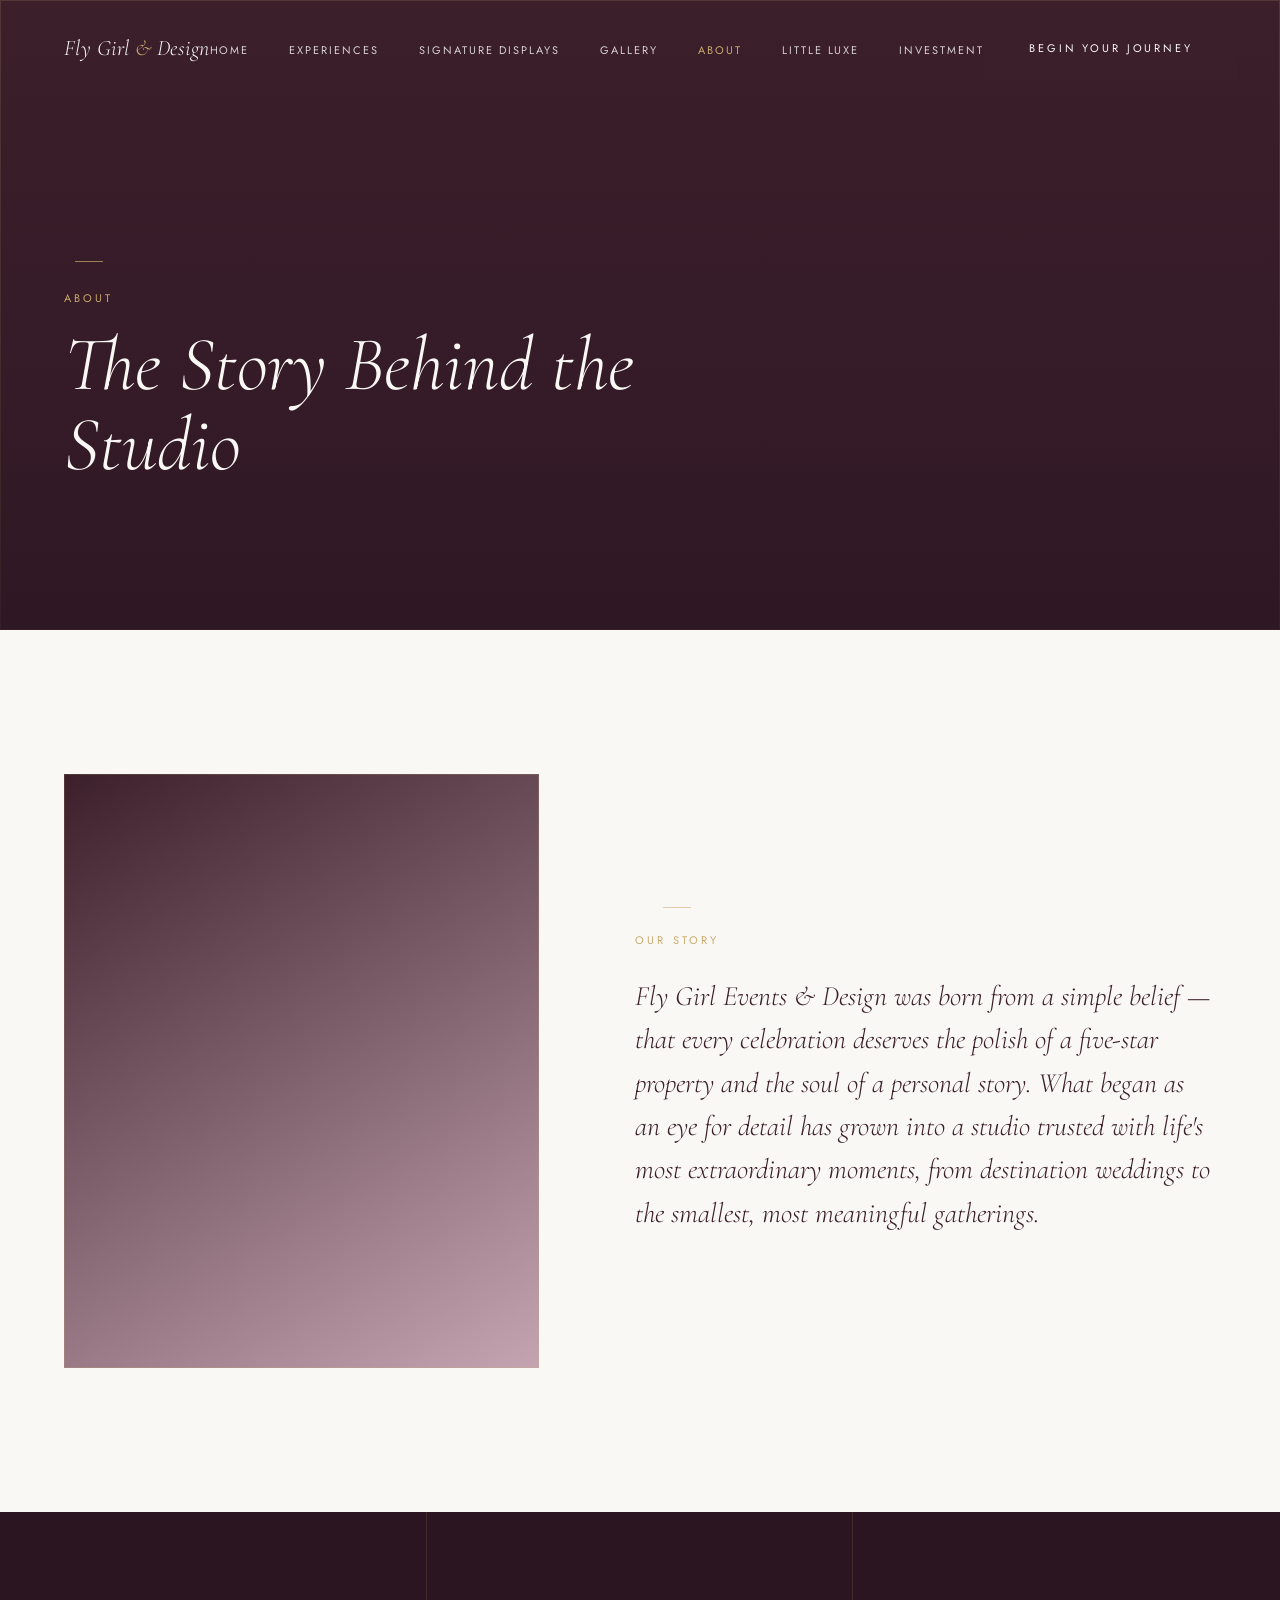
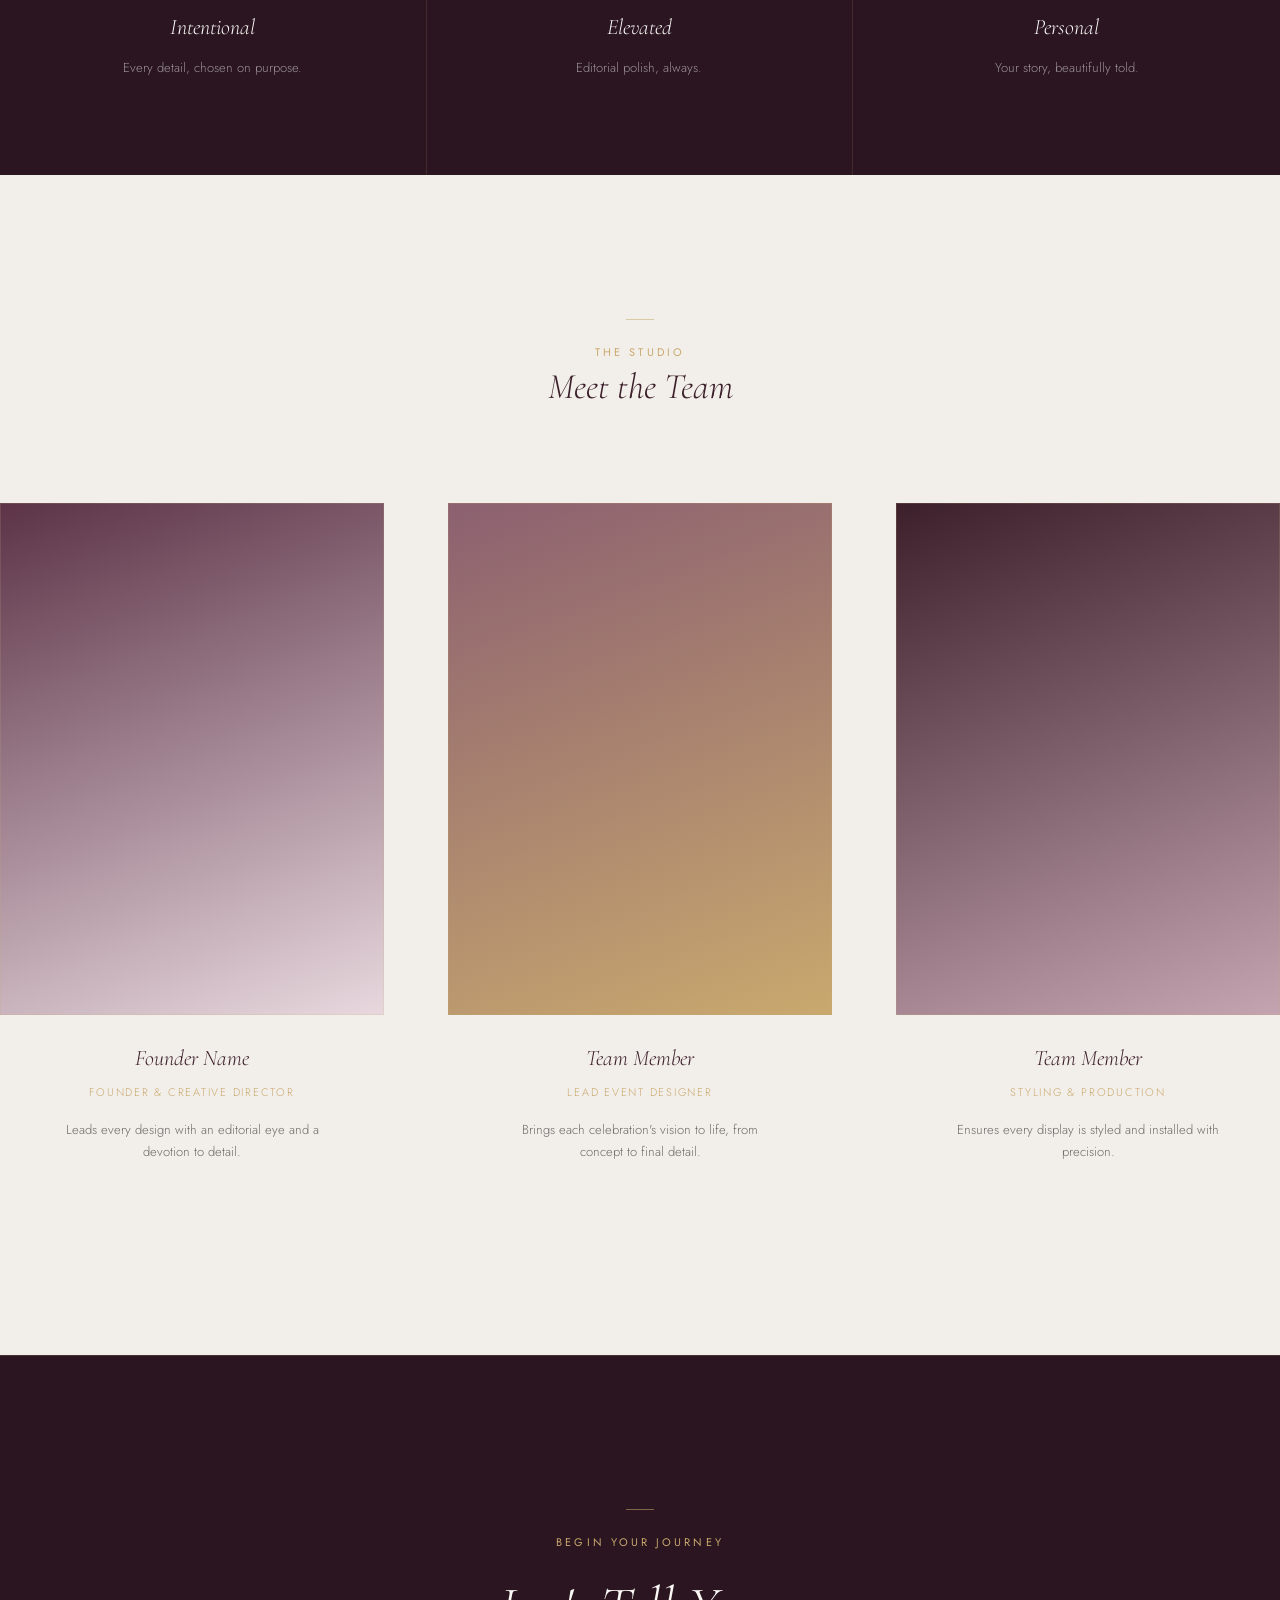
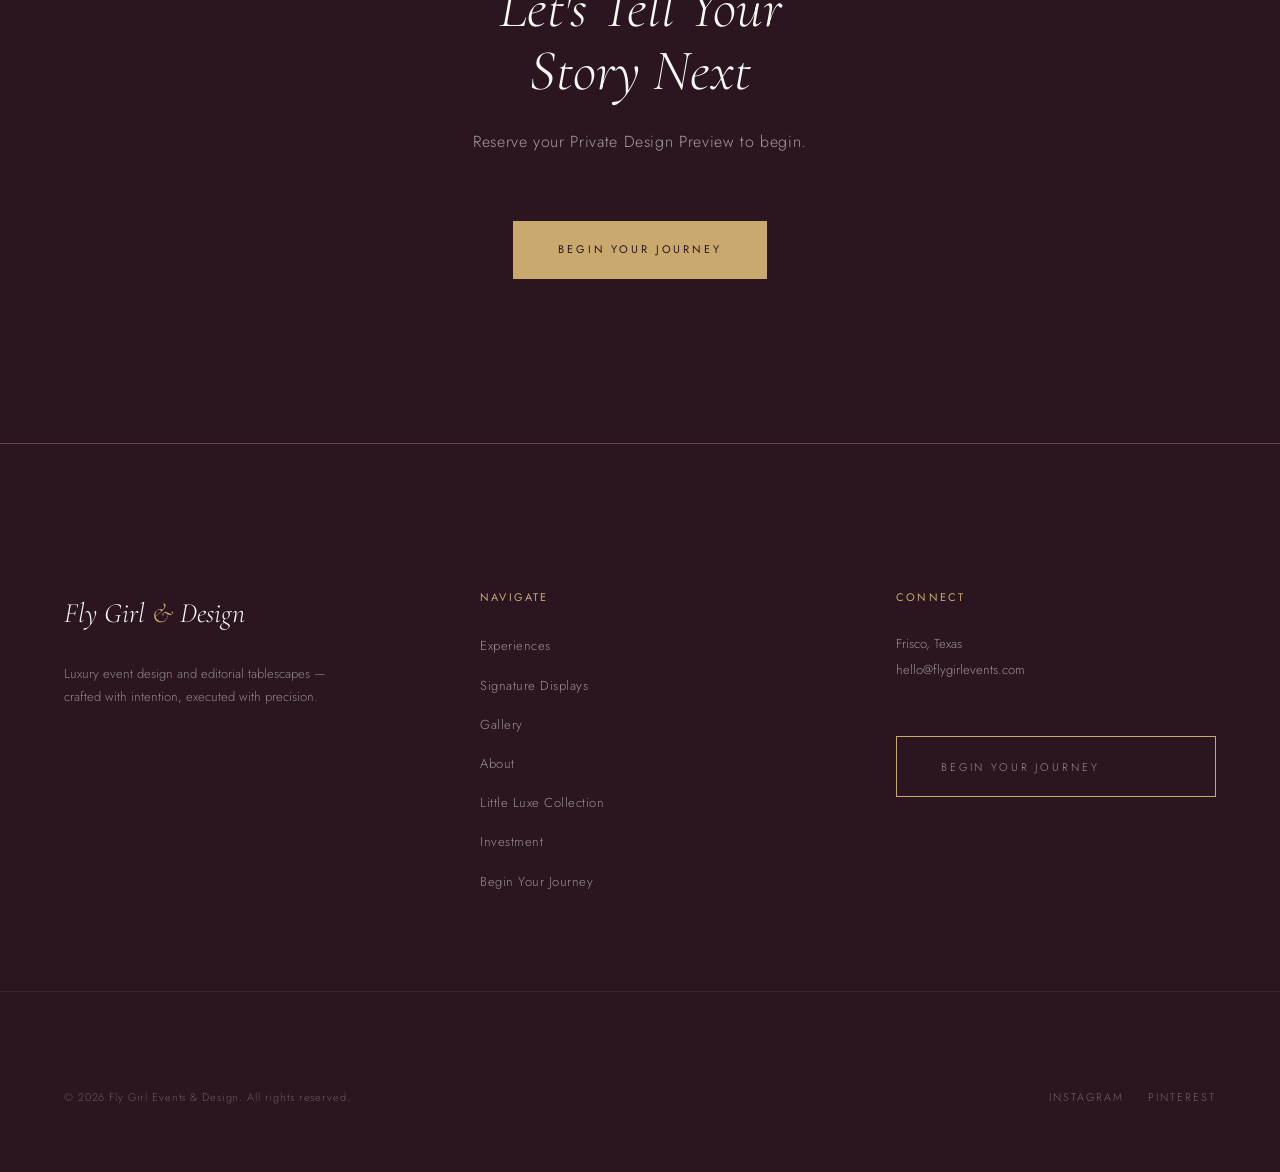
<file: about.html>
<!DOCTYPE html>
<html lang="en">
<head>
  <meta charset="UTF-8" />
  <meta name="viewport" content="width=device-width, initial-scale=1.0" />
  <title>About Fly Girl Events & Design | Luxury Event Studio</title>
  <meta name="description" content="Meet the studio behind Fly Girl Events & Design — a luxury event design team based in Frisco, Texas, crafting destination weddings and celebrations nationwide." />
  <link rel="canonical" href="https://flygirl.events/about.html" />

  <!-- Open Graph -->
  <meta property="og:type" content="website" />
  <meta property="og:site_name" content="Fly Girl Events & Design" />
  <meta property="og:title" content="About Fly Girl Events & Design | Luxury Event Studio" />
  <meta property="og:description" content="The story and the studio behind Fly Girl Events & Design — luxury event design rooted in editorial elegance." />
  <meta property="og:url" content="https://flygirl.events/about.html" />
  <meta property="og:image" content="https://flygirl.events/images/luxury-destination-wedding-ceremony-sunset.jpg" />
  <meta property="og:locale" content="en_US" />

  <!-- Twitter / X -->
  <meta name="twitter:card" content="summary_large_image" />
  <meta name="twitter:title" content="About Fly Girl Events & Design | Luxury Event Studio" />
  <meta name="twitter:description" content="The story and the studio behind Fly Girl Events & Design — luxury event design rooted in editorial elegance." />
  <meta name="twitter:image" content="https://flygirl.events/images/luxury-destination-wedding-ceremony-sunset.jpg" />

  <!-- Favicons -->
  <link rel="icon" href="/icons/favicon.ico" sizes="any" />
  <link rel="icon" type="image/png" sizes="32x32" href="/icons/favicon-32.png" />
  <link rel="icon" type="image/png" sizes="16x16" href="/icons/favicon-16.png" />
  <link rel="apple-touch-icon" sizes="180x180" href="/icons/apple-touch-icon.png" />
  <link rel="manifest" href="/site.webmanifest" />
  <meta name="theme-color" content="#2A1520" />

  <link rel="preconnect" href="https://fonts.googleapis.com" />
  <link rel="preconnect" href="https://fonts.gstatic.com" crossorigin />
  <link href="https://fonts.googleapis.com/css2?family=Cormorant+Garamond:ital,wght@0,300;0,400;1,300;1,400&family=Jost:wght@300;400&display=swap" rel="stylesheet" />

  <!-- Structured data: Breadcrumb -->
  <script type="application/ld+json">
  {
    "@context": "https://schema.org",
    "@type": "BreadcrumbList",
    "itemListElement": [
      { "@type": "ListItem", "position": 1, "name": "Home", "item": "https://flygirl.events/" },
      { "@type": "ListItem", "position": 2, "name": "About", "item": "https://flygirl.events/about.html" }
    ]
  }
  </script>

  <!-- Structured data: Business entity (repeated here per standard practice
       of reinforcing the entity on the About page). See index.html for the
       note on why ProfessionalService is used in place of "EventPlanner". -->
  <script type="application/ld+json">
  {
    "@context": "https://schema.org",
    "@type": "ProfessionalService",
    "@id": "https://flygirl.events/#business",
    "name": "Fly Girl Events & Design",
    "description": "Luxury event design studio based in Frisco, Texas, specializing in destination weddings, custom tablescapes, and editorial celebrations for clients throughout Dallas–Fort Worth, nationwide, and worldwide.",
    "url": "https://flygirl.events/",
    "email": "hello@flygirlevents.com",
    "address": {
      "@type": "PostalAddress",
      "addressLocality": "Frisco",
      "addressRegion": "TX",
      "addressCountry": "US"
    },
    "areaServed": [
      { "@type": "AdministrativeArea", "name": "Dallas–Fort Worth" },
      { "@type": "State", "name": "Texas" },
      { "@type": "Country", "name": "United States" }
    ],
    "priceRange": "$$$$"
  }
  </script>

  <link rel="stylesheet" href="styles.css" />
  <style>
    /* ── ABOUT-SPECIFIC ────────────────────────────────── */

    .story-section {
      padding-block: var(--space-3xl);
      background-color: var(--color-cream);
    }

    .story-grid {
      display: grid;
      grid-template-columns: 0.9fr 1.1fr;
      gap: var(--space-2xl);
      align-items: center;
    }

    .story-grid__image {
      aspect-ratio: 4/5;
      background: linear-gradient(150deg, #3B1F2B, #C4A4B0);
    }

    .story-grid__content .eyebrow {
      margin-bottom: var(--space-md);
    }

    .story-grid__content p {
      font-family: var(--font-display);
      font-size: clamp(var(--text-xl), 2.4vw, var(--text-2xl));
      font-weight: 300;
      font-style: italic;
      color: var(--color-plum);
      line-height: 1.55;
    }

    /* Team */
    .team-section {
      padding-block: var(--space-3xl) var(--space-4xl);
      background-color: var(--color-mist);
      text-align: center;
    }

    .team-section__header {
      margin-bottom: var(--space-2xl);
    }

    .team-grid {
      display: grid;
      grid-template-columns: repeat(3, 1fr);
      gap: var(--space-xl);
      max-width: var(--max-width);
      margin-inline: auto;
    }

    .team-card__portrait {
      aspect-ratio: 3/4;
      width: 100%;
      margin-bottom: var(--space-md);
    }

    .team-card__portrait--1 { background: linear-gradient(160deg, #5C3347, #E8D8DE); }
    .team-card__portrait--2 { background: linear-gradient(160deg, #8C6070, #C9A96E); }
    .team-card__portrait--3 { background: linear-gradient(160deg, #3B1F2B, #C4A4B0); }

    .team-card__name {
      font-family: var(--font-display);
      font-size: var(--text-xl);
      font-style: italic;
      font-weight: 300;
      color: var(--color-plum);
      margin-bottom: 0.25rem;
    }

    .team-card__title {
      font-family: var(--font-body);
      font-size: var(--text-xs);
      letter-spacing: 0.16em;
      text-transform: uppercase;
      color: var(--color-gold);
      margin-bottom: var(--space-sm);
    }

    .team-card__text {
      font-family: var(--font-body);
      font-size: var(--text-sm);
      font-weight: 300;
      color: rgba(44, 44, 44, 0.68);
      max-width: 280px;
      margin-inline: auto;
      line-height: 1.7;
    }

    /* Values strip */
    .values-strip {
      display: grid;
      grid-template-columns: repeat(3, 1fr);
      background-color: var(--color-plum-deep);
    }

    .values-strip__item {
      padding: var(--space-2xl);
      text-align: center;
      border-right: 1px solid rgba(201, 169, 110, 0.15);
    }

    .values-strip__item:last-child { border-right: none; }

    .values-strip__item h2 {
      font-family: var(--font-display);
      font-size: var(--text-xl);
      font-style: italic;
      font-weight: 300;
      color: var(--color-cream);
      margin-bottom: var(--space-xs);
    }

    .values-strip__item p {
      font-family: var(--font-body);
      font-size: var(--text-sm);
      font-weight: 300;
      color: rgba(250, 248, 245, 0.55);
    }

    @media (max-width: 900px) {
      .story-grid {
        grid-template-columns: 1fr;
      }
      .team-grid {
        grid-template-columns: 1fr;
        max-width: 360px;
      }
      .values-strip {
        grid-template-columns: 1fr;
      }
      .values-strip__item {
        border-right: none;
        border-bottom: 1px solid rgba(201, 169, 110, 0.15);
      }
      .values-strip__item:last-child { border-bottom: none; }
    }
  </style>
</head>
<body>

  <!-- ── NAVIGATION ──────────────────────────────────────── -->
  <nav class="site-nav site-nav--scrolled" role="navigation" aria-label="Main navigation">
    <a href="index.html" class="nav-logo">Fly Girl <span>&amp;</span> Design</a>
    <ul class="nav-links" role="list">
      <li><a href="index.html">Home</a></li>
      <li><a href="experiences.html">Experiences</a></li>
      <li><a href="signature-displays.html">Signature Displays</a></li>
      <li><a href="gallery.html">Gallery</a></li>
      <li><a href="about.html">About</a></li>
      <li><a href="little-luxe-collection.html">Little Luxe</a></li>
      <li><a href="investment.html">Investment</a></li>
    </ul>
    <a href="begin-your-journey.html" class="btn-primary nav-cta">Begin Your Journey</a>
    <button class="nav-toggle" aria-label="Open menu" aria-expanded="false">
      <span></span><span></span><span></span>
    </button>
  </nav>

  <div class="nav-mobile" role="dialog" aria-modal="true" aria-label="Navigation menu">
    <button class="nav-mobile-close" aria-label="Close menu">✕</button>
    <a href="index.html">Home</a>
    <a href="experiences.html">Experiences</a>
    <a href="signature-displays.html">Signature Displays</a>
    <a href="gallery.html">Gallery</a>
    <a href="about.html">About</a>
    <a href="little-luxe-collection.html">Little Luxe</a>
    <a href="investment.html">Investment</a>
    <a href="begin-your-journey.html">Begin Your Journey</a>
  </div>

  <!-- ── PAGE HERO ───────────────────────────────────────── -->
  <main>
  <header class="page-hero">
    <div class="page-hero__image img-placeholder" role="img" aria-label="Fly Girl Events and Design studio"></div>
    <div class="page-hero__overlay"></div>
    <div class="page-hero__content">
      <span class="page-hero__eyebrow">About</span>
      <h1 class="page-hero__title">The Story Behind the Studio</h1>
    </div>
  </header>

  <!-- ── STORY ───────────────────────────────────────────── -->
  <section class="story-section">
    <div class="container">
      <div class="story-grid">
        <div class="story-grid__image img-placeholder fade-in" role="img" aria-label="Founder portrait"></div>
        <div class="story-grid__content">
          <span class="eyebrow fade-in">Our Story</span>
          <p class="fade-in fade-in--delay-1">Fly Girl Events &amp; Design was born from a simple belief — that every celebration deserves the polish of a five-star property and the soul of a personal story. What began as an eye for detail has grown into a studio trusted with life's most extraordinary moments, from destination weddings to the smallest, most meaningful gatherings.</p>
        </div>
      </div>
    </div>
  </section>

  <!-- ── VALUES STRIP ─────────────────────────────────────── -->
  <section class="values-strip">
    <div class="values-strip__item fade-in">
      <h2>Intentional</h2>
      <p>Every detail, chosen on purpose.</p>
    </div>
    <div class="values-strip__item fade-in fade-in--delay-1">
      <h2>Elevated</h2>
      <p>Editorial polish, always.</p>
    </div>
    <div class="values-strip__item fade-in fade-in--delay-2">
      <h2>Personal</h2>
      <p>Your story, beautifully told.</p>
    </div>
  </section>

  <!-- ── TEAM ────────────────────────────────────────────── -->
  <section class="team-section">
    <div class="team-section__header">
      <span class="eyebrow fade-in">The Studio</span>
      <h2 class="section-heading fade-in fade-in--delay-1">Meet the Team</h2>
    </div>

    <div class="team-grid">
      <div class="team-card fade-in">
        <div class="team-card__portrait team-card__portrait--1 img-placeholder"></div>
        <h3 class="team-card__name">Founder Name</h3>
        <p class="team-card__title">Founder &amp; Creative Director</p>
        <p class="team-card__text">Leads every design with an editorial eye and a devotion to detail.</p>
      </div>
      <div class="team-card fade-in fade-in--delay-1">
        <div class="team-card__portrait team-card__portrait--2 img-placeholder"></div>
        <h3 class="team-card__name">Team Member</h3>
        <p class="team-card__title">Lead Event Designer</p>
        <p class="team-card__text">Brings each celebration's vision to life, from concept to final detail.</p>
      </div>
      <div class="team-card fade-in fade-in--delay-2">
        <div class="team-card__portrait team-card__portrait--3 img-placeholder"></div>
        <h3 class="team-card__name">Team Member</h3>
        <p class="team-card__title">Styling &amp; Production</p>
        <p class="team-card__text">Ensures every display is styled and installed with precision.</p>
      </div>
    </div>
  </section>

  <!-- ── CLOSING CTA ─────────────────────────────────────── -->
  <section class="closing-cta">
    <div class="closing-cta__bg" aria-hidden="true"></div>
    <div class="closing-cta__content">
      <span class="eyebrow fade-in">Begin Your Journey</span>
      <h2 class="closing-cta__heading fade-in fade-in--delay-1">Let's Tell Your<br>Story Next</h2>
      <p class="fade-in fade-in--delay-2">Reserve your Private Design Preview to begin.</p>
      <div class="fade-in fade-in--delay-3">
        <a href="begin-your-journey.html" class="btn-primary btn-primary--light">Begin Your Journey</a>
      </div>
    </div>
  </section>

  </main>

  <!-- ── FOOTER ──────────────────────────────────────────── -->
  <footer class="site-footer" role="contentinfo">
    <div class="footer-inner">
      <div class="footer-brand">
        <span class="footer-logo">Fly Girl <span>&amp;</span> Design</span>
        <p>Luxury event design and editorial tablescapes — crafted with intention, executed with precision.</p>
      </div>
      <div class="footer-nav-col">
        <h4>Navigate</h4>
        <ul>
          <li><a href="experiences.html">Experiences</a></li>
          <li><a href="signature-displays.html">Signature Displays</a></li>
          <li><a href="gallery.html">Gallery</a></li>
          <li><a href="about.html">About</a></li>
          <li><a href="little-luxe-collection.html">Little Luxe Collection</a></li>
          <li><a href="investment.html">Investment</a></li>
          <li><a href="begin-your-journey.html">Begin Your Journey</a></li>
        </ul>
      </div>
      <div class="footer-contact">
        <h4>Connect</h4>
        <p>Frisco, Texas</p>
        <a href="mailto:hello@flygirlevents.com">hello@flygirlevents.com</a>
        <br>
        <a href="begin-your-journey.html" class="btn-secondary" style="margin-top:1.5rem; font-size: 0.6875rem;">Begin Your Journey</a>
      </div>
    </div>
    <div class="footer-bottom">
      <p>&copy; 2026 Fly Girl Events &amp; Design. All rights reserved.</p>
      <div class="footer-social">
        <a href="#" aria-label="Instagram">Instagram</a>
        <a href="#" aria-label="Pinterest">Pinterest</a>
      </div>
    </div>
  </footer>

  <script src="main.js"></script>
</body>
</html>
</file>
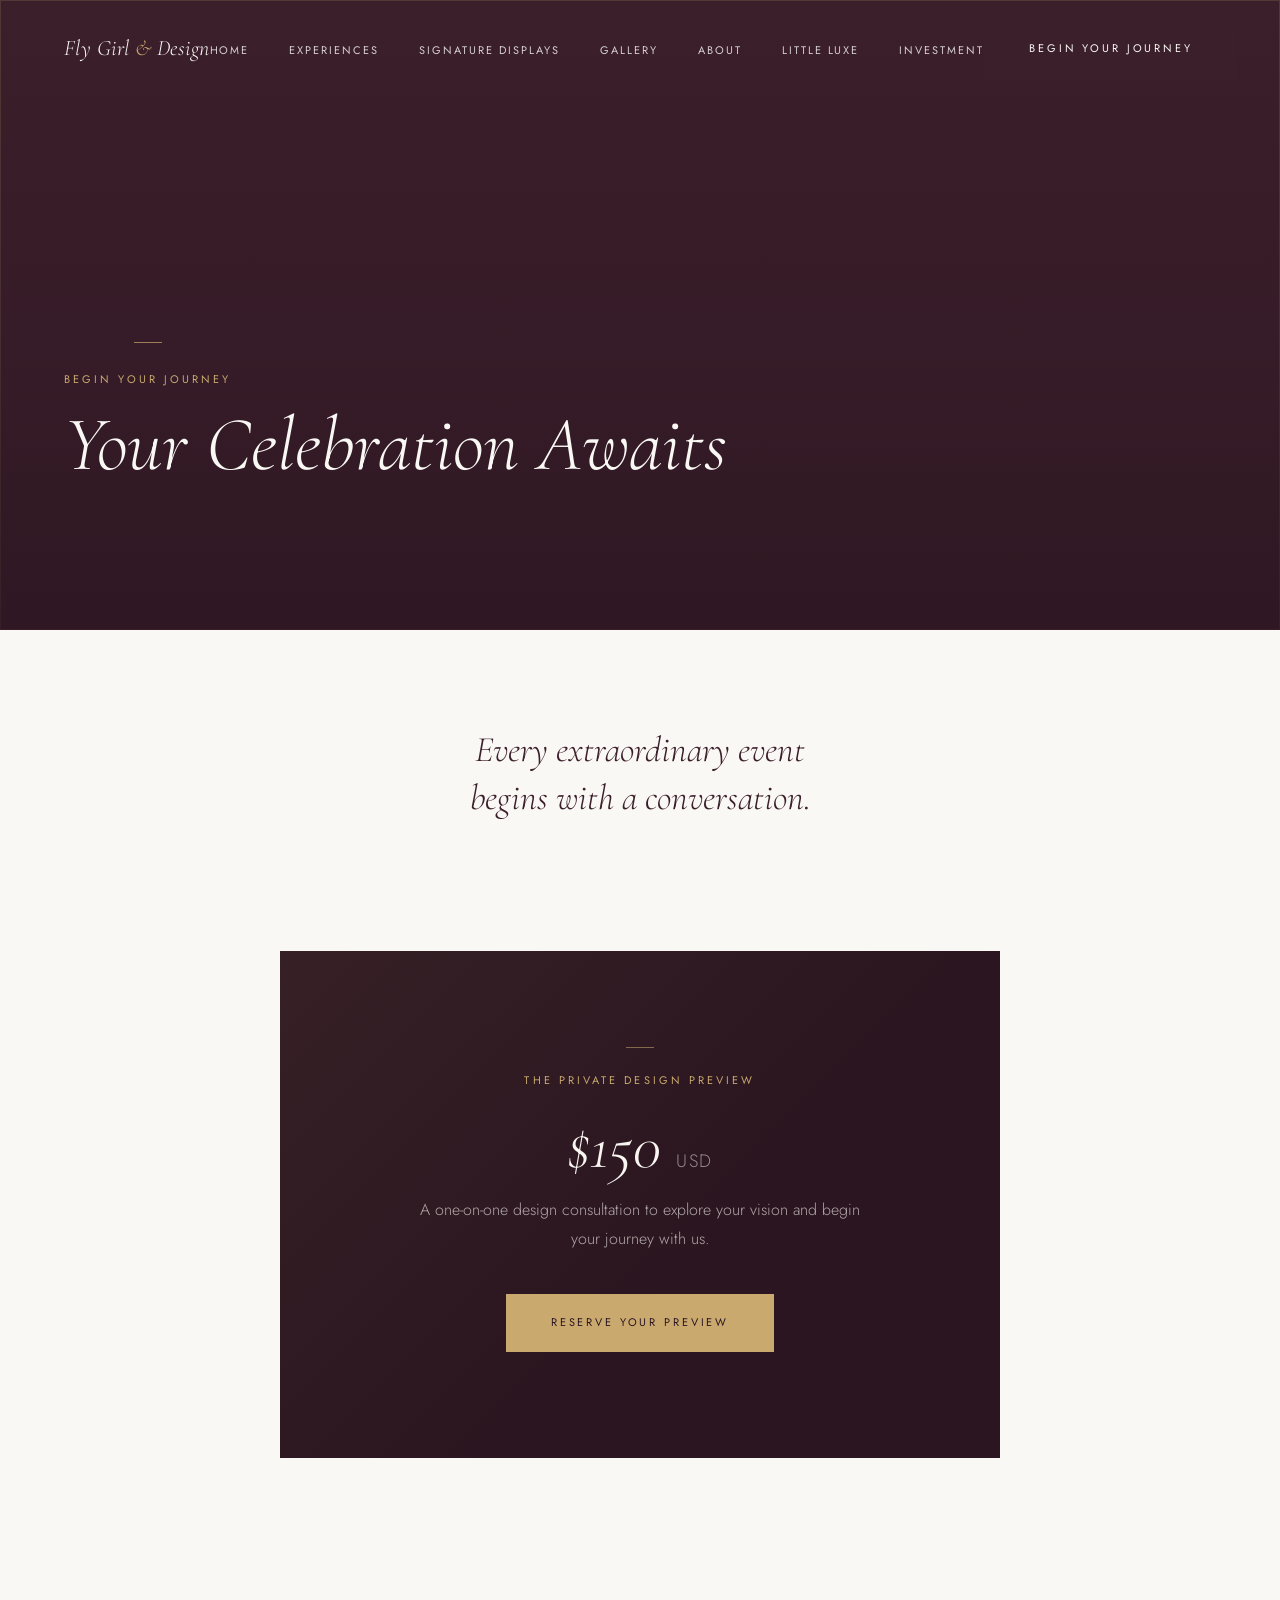
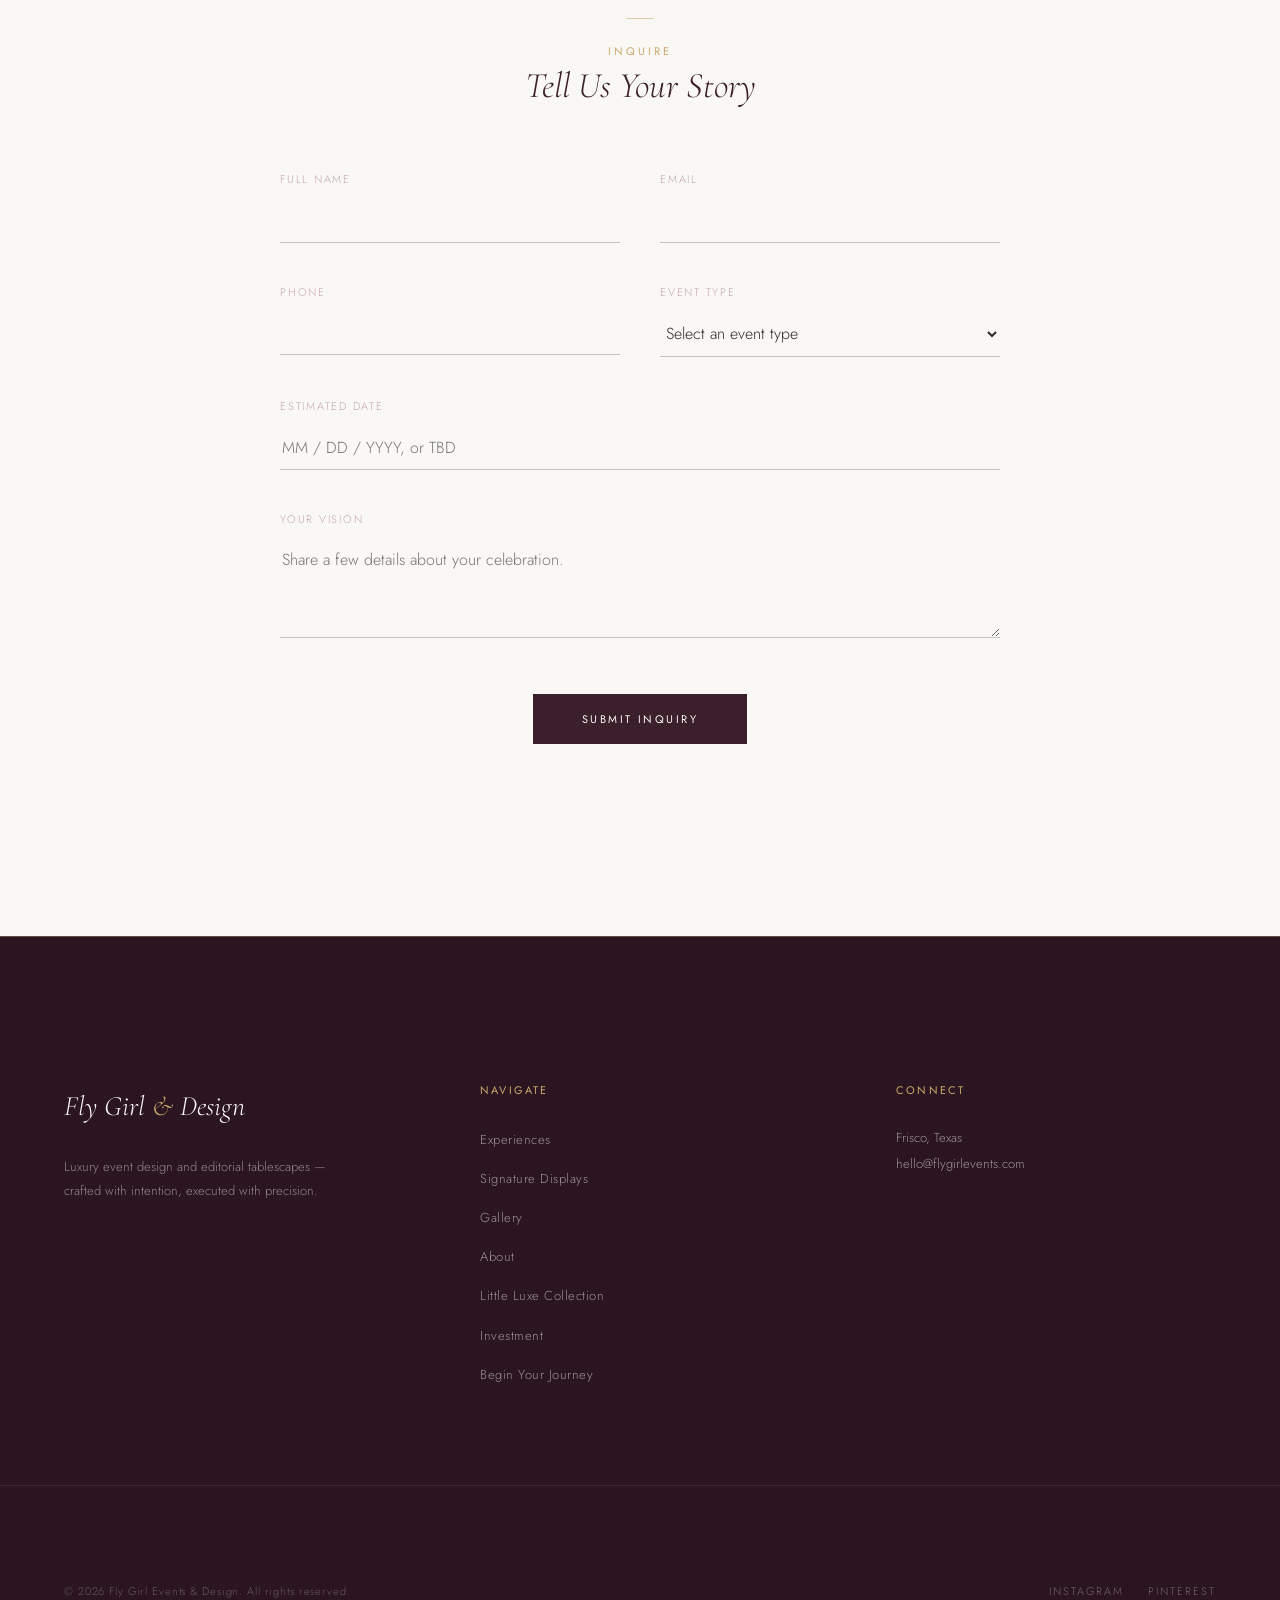
<file: begin-your-journey.html>
<!DOCTYPE html>
<html lang="en">
<head>
  <meta charset="UTF-8" />
  <meta name="viewport" content="width=device-width, initial-scale=1.0" />
  <title>Begin Your Journey | Private Design Preview</title>
  <meta name="description" content="Begin your journey with Fly Girl Events & Design — reserve a Private Design Preview for your luxury celebration, local or destination." />
  <link rel="canonical" href="https://flygirl.events/begin-your-journey.html" />

  <!-- Open Graph -->
  <meta property="og:type" content="website" />
  <meta property="og:site_name" content="Fly Girl Events & Design" />
  <meta property="og:title" content="Begin Your Journey | Private Design Preview" />
  <meta property="og:description" content="Reserve your Private Design Preview or send an inquiry to Fly Girl Events & Design." />
  <meta property="og:url" content="https://flygirl.events/begin-your-journey.html" />
  <meta property="og:image" content="https://flygirl.events/images/luxury-destination-wedding-ceremony-sunset.jpg" />
  <meta property="og:locale" content="en_US" />

  <!-- Twitter / X -->
  <meta name="twitter:card" content="summary_large_image" />
  <meta name="twitter:title" content="Begin Your Journey | Private Design Preview" />
  <meta name="twitter:description" content="Reserve your Private Design Preview or send an inquiry to Fly Girl Events & Design." />
  <meta name="twitter:image" content="https://flygirl.events/images/luxury-destination-wedding-ceremony-sunset.jpg" />

  <!-- Favicons -->
  <link rel="icon" href="/icons/favicon.ico" sizes="any" />
  <link rel="icon" type="image/png" sizes="32x32" href="/icons/favicon-32.png" />
  <link rel="icon" type="image/png" sizes="16x16" href="/icons/favicon-16.png" />
  <link rel="apple-touch-icon" sizes="180x180" href="/icons/apple-touch-icon.png" />
  <link rel="manifest" href="/site.webmanifest" />
  <meta name="theme-color" content="#2A1520" />

  <link rel="preconnect" href="https://fonts.googleapis.com" />
  <link rel="preconnect" href="https://fonts.gstatic.com" crossorigin />
  <link href="https://fonts.googleapis.com/css2?family=Cormorant+Garamond:ital,wght@0,300;0,400;1,300;1,400&family=Jost:wght@300;400&display=swap" rel="stylesheet" />

  <!-- Structured data: Breadcrumb -->
  <script type="application/ld+json">
  {
    "@context": "https://schema.org",
    "@type": "BreadcrumbList",
    "itemListElement": [
      { "@type": "ListItem", "position": 1, "name": "Home", "item": "https://flygirl.events/" },
      { "@type": "ListItem", "position": 2, "name": "Begin Your Journey", "item": "https://flygirl.events/begin-your-journey.html" }
    ]
  }
  </script>

  <link rel="stylesheet" href="styles.css" />
  <style>
    /* ── BEGIN YOUR JOURNEY-SPECIFIC ──────────────────── */

    .byj-intro {
      padding-block: var(--space-2xl) var(--space-xl);
      text-align: center;
      background-color: var(--color-cream);
    }

    /* Design Preview featured card */
    .preview-feature {
      padding-block: var(--space-xl) var(--space-2xl);
      background-color: var(--color-cream);
    }

    .preview-card-feature {
      max-width: 720px;
      margin-inline: auto;
      background-color: var(--color-plum-deep);
      padding: var(--space-2xl) var(--space-2xl);
      text-align: center;
      position: relative;
      overflow: hidden;
    }

    .preview-card-feature::before {
      content: '';
      position: absolute;
      inset: 0;
      background: linear-gradient(135deg, rgba(201,169,110,0.08), transparent 60%);
      pointer-events: none;
    }

    .preview-card-feature .eyebrow {
      margin-bottom: var(--space-md);
    }

    .preview-card-feature__price {
      font-family: var(--font-display);
      font-size: var(--text-5xl);
      font-weight: 300;
      font-style: italic;
      color: var(--color-cream);
      line-height: 1;
      margin-bottom: var(--space-sm);
    }

    .preview-card-feature__price span {
      font-size: var(--text-lg);
      font-family: var(--font-body);
      font-style: normal;
      color: rgba(250, 248, 245, 0.5);
      letter-spacing: 0.08em;
    }

    .preview-card-feature p {
      font-family: var(--font-body);
      font-size: var(--text-base);
      font-weight: 300;
      color: rgba(250, 248, 245, 0.65);
      max-width: 440px;
      margin-inline: auto;
      margin-bottom: var(--space-lg);
      line-height: 1.85;
    }

    /* Inquiry form */
    .inquiry-section {
      padding-block: var(--space-xl) var(--space-4xl);
      background-color: var(--color-cream);
    }

    .inquiry-grid {
      max-width: 720px;
      margin-inline: auto;
    }

    .inquiry-grid__header {
      text-align: center;
      margin-bottom: var(--space-xl);
    }

    .inquiry-form {
      display: grid;
      grid-template-columns: 1fr 1fr;
      gap: var(--space-lg);
    }

    .form-field {
      display: flex;
      flex-direction: column;
      gap: 0.5rem;
    }

    .form-field--full {
      grid-column: 1 / -1;
    }

    .form-field label {
      font-family: var(--font-body);
      font-size: var(--text-xs);
      letter-spacing: 0.16em;
      text-transform: uppercase;
      color: var(--color-mauve);
    }

    .form-field input,
    .form-field select,
    .form-field textarea {
      font-family: var(--font-body);
      font-size: var(--text-base);
      font-weight: 300;
      color: var(--color-charcoal);
      background-color: transparent;
      border: none;
      border-bottom: 1px solid rgba(59, 31, 43, 0.25);
      padding: 0.65rem 0.1rem;
      transition: border-color var(--duration-fast) var(--ease-luxury);
    }

    .form-field input:focus,
    .form-field select:focus,
    .form-field textarea:focus {
      outline: none;
      border-bottom-color: var(--color-gold);
    }

    .form-field textarea {
      resize: vertical;
      min-height: 100px;
    }

    .form-submit {
      grid-column: 1 / -1;
      margin-top: var(--space-sm);
      text-align: center;
    }

    .form-submit button {
      font-family: var(--font-body);
      font-size: var(--text-xs);
      font-weight: 400;
      letter-spacing: 0.22em;
      text-transform: uppercase;
      color: var(--color-cream);
      background-color: var(--color-plum);
      border: 1px solid var(--color-plum);
      padding: 1rem 3rem;
      cursor: pointer;
      transition: background-color var(--duration-med) var(--ease-luxury),
                  color var(--duration-med) var(--ease-luxury),
                  border-color var(--duration-med) var(--ease-luxury);
    }

    .form-submit button:hover {
      background-color: var(--color-gold);
      border-color: var(--color-gold);
      color: var(--color-plum-deep);
    }

    .form-confirmation {
      display: none;
      text-align: center;
      padding: var(--space-2xl);
      background-color: var(--color-mist);
    }

    .form-confirmation.is-visible {
      display: block;
    }

    .form-confirmation h3 {
      font-family: var(--font-display);
      font-size: var(--text-2xl);
      font-style: italic;
      font-weight: 300;
      color: var(--color-plum);
      margin-bottom: var(--space-sm);
    }

    .form-confirmation p {
      font-family: var(--font-body);
      font-size: var(--text-sm);
      font-weight: 300;
      color: rgba(44, 44, 44, 0.65);
    }

    @media (max-width: 640px) {
      .inquiry-form {
        grid-template-columns: 1fr;
      }
      .preview-card-feature {
        padding: var(--space-xl) var(--space-lg);
      }
    }
  </style>
</head>
<body>

  <!-- ── NAVIGATION ──────────────────────────────────────── -->
  <nav class="site-nav site-nav--scrolled" role="navigation" aria-label="Main navigation">
    <a href="index.html" class="nav-logo">Fly Girl <span>&amp;</span> Design</a>
    <ul class="nav-links" role="list">
      <li><a href="index.html">Home</a></li>
      <li><a href="experiences.html">Experiences</a></li>
      <li><a href="signature-displays.html">Signature Displays</a></li>
      <li><a href="gallery.html">Gallery</a></li>
      <li><a href="about.html">About</a></li>
      <li><a href="little-luxe-collection.html">Little Luxe</a></li>
      <li><a href="investment.html">Investment</a></li>
    </ul>
    <a href="begin-your-journey.html" class="btn-primary nav-cta">Begin Your Journey</a>
    <button class="nav-toggle" aria-label="Open menu" aria-expanded="false">
      <span></span><span></span><span></span>
    </button>
  </nav>

  <div class="nav-mobile" role="dialog" aria-modal="true" aria-label="Navigation menu">
    <button class="nav-mobile-close" aria-label="Close menu">✕</button>
    <a href="index.html">Home</a>
    <a href="experiences.html">Experiences</a>
    <a href="signature-displays.html">Signature Displays</a>
    <a href="gallery.html">Gallery</a>
    <a href="about.html">About</a>
    <a href="little-luxe-collection.html">Little Luxe</a>
    <a href="investment.html">Investment</a>
    <a href="begin-your-journey.html">Begin Your Journey</a>
  </div>

  <!-- ── PAGE HERO ───────────────────────────────────────── -->
  <main>
  <header class="page-hero">
    <div class="page-hero__image img-placeholder" role="img" aria-label="Begin your journey with Fly Girl Events and Design"></div>
    <div class="page-hero__overlay"></div>
    <div class="page-hero__content">
      <span class="page-hero__eyebrow">Begin Your Journey</span>
      <h1 class="page-hero__title">Your Celebration Awaits</h1>
    </div>
  </header>

  <!-- ── INTRO ───────────────────────────────────────────── -->
  <section class="byj-intro">
    <p class="intro-statement__text fade-in" style="font-size: clamp(1.5rem, 2.8vw, 2.25rem);">
      Every extraordinary event<br>begins with a conversation.
    </p>
  </section>

  <!-- ── DESIGN PREVIEW FEATURE ──────────────────────────── -->
  <section class="preview-feature">
    <div class="preview-card-feature fade-in">
      <h2 class="eyebrow">The Private Design Preview</h2>
      <div class="preview-card-feature__price">$150 <span>USD</span></div>
      <p>A one-on-one design consultation to explore your vision and begin your journey with us.</p>
      <a href="#inquiry-form" class="btn-primary btn-primary--light">Reserve Your Preview</a>
    </div>
  </section>

  <!-- ── INQUIRY FORM ─────────────────────────────────────── -->
  <section class="inquiry-section" id="inquiry-form">
    <div class="inquiry-grid">
      <div class="inquiry-grid__header">
        <span class="eyebrow fade-in">Inquire</span>
        <h2 class="section-heading fade-in fade-in--delay-1">Tell Us Your Story</h2>
      </div>

      <form class="inquiry-form fade-in fade-in--delay-2" id="journeyForm">
        <div class="form-field">
          <label for="fullName">Full Name</label>
          <input type="text" id="fullName" name="fullName" required />
        </div>
        <div class="form-field">
          <label for="email">Email</label>
          <input type="email" id="email" name="email" required />
        </div>
        <div class="form-field">
          <label for="phone">Phone</label>
          <input type="tel" id="phone" name="phone" />
        </div>
        <div class="form-field">
          <label for="eventType">Event Type</label>
          <select id="eventType" name="eventType" required>
            <option value="" disabled selected>Select an event type</option>
            <option value="destination-wedding">Destination Wedding</option>
            <option value="adult-celebration">Adult Celebration</option>
            <option value="childrens-celebration">Children's Celebration</option>
            <option value="corporate">Corporate &amp; Hospitality Event</option>
            <option value="tablescape">Luxury Tablescape Styling</option>
            <option value="interior">Interior Styling</option>
          </select>
        </div>
        <div class="form-field form-field--full">
          <label for="eventDate">Estimated Date</label>
          <input type="text" id="eventDate" name="eventDate" placeholder="MM / DD / YYYY, or TBD" />
        </div>
        <div class="form-field form-field--full">
          <label for="message">Your Vision</label>
          <textarea id="message" name="message" placeholder="Share a few details about your celebration."></textarea>
        </div>
        <div class="form-submit">
          <button type="submit">Submit Inquiry</button>
        </div>
      </form>

      <div class="form-confirmation" id="formConfirmation" role="status" aria-live="polite">
        <h3>Thank You</h3>
        <p>Your inquiry has been received. We'll be in touch shortly.</p>
      </div>
    </div>
  </section>

  </main>

  <!-- ── FOOTER ──────────────────────────────────────────── -->
  <footer class="site-footer" role="contentinfo">
    <div class="footer-inner">
      <div class="footer-brand">
        <span class="footer-logo">Fly Girl <span>&amp;</span> Design</span>
        <p>Luxury event design and editorial tablescapes — crafted with intention, executed with precision.</p>
      </div>
      <div class="footer-nav-col">
        <h4>Navigate</h4>
        <ul>
          <li><a href="experiences.html">Experiences</a></li>
          <li><a href="signature-displays.html">Signature Displays</a></li>
          <li><a href="gallery.html">Gallery</a></li>
          <li><a href="about.html">About</a></li>
          <li><a href="little-luxe-collection.html">Little Luxe Collection</a></li>
          <li><a href="investment.html">Investment</a></li>
          <li><a href="begin-your-journey.html">Begin Your Journey</a></li>
        </ul>
      </div>
      <div class="footer-contact">
        <h4>Connect</h4>
        <p>Frisco, Texas</p>
        <a href="mailto:hello@flygirlevents.com">hello@flygirlevents.com</a>
      </div>
    </div>
    <div class="footer-bottom">
      <p>&copy; 2026 Fly Girl Events &amp; Design. All rights reserved.</p>
      <div class="footer-social">
        <a href="#" aria-label="Instagram">Instagram</a>
        <a href="#" aria-label="Pinterest">Pinterest</a>
      </div>
    </div>
  </footer>

  <script src="main.js"></script>
  <script>
    // Inquiry form — front-end confirmation only.
    // TODO: Connect to backend / email service (e.g. Formspree, Dubsado) for live submissions.
    document.getElementById('journeyForm').addEventListener('submit', function (e) {
      e.preventDefault();
      this.style.display = 'none';
      var confirmation = document.getElementById('formConfirmation');
      confirmation.classList.add('is-visible');
      confirmation.setAttribute('tabindex', '-1');
      confirmation.focus();
    });
  </script>
</body>
</html>
</file>
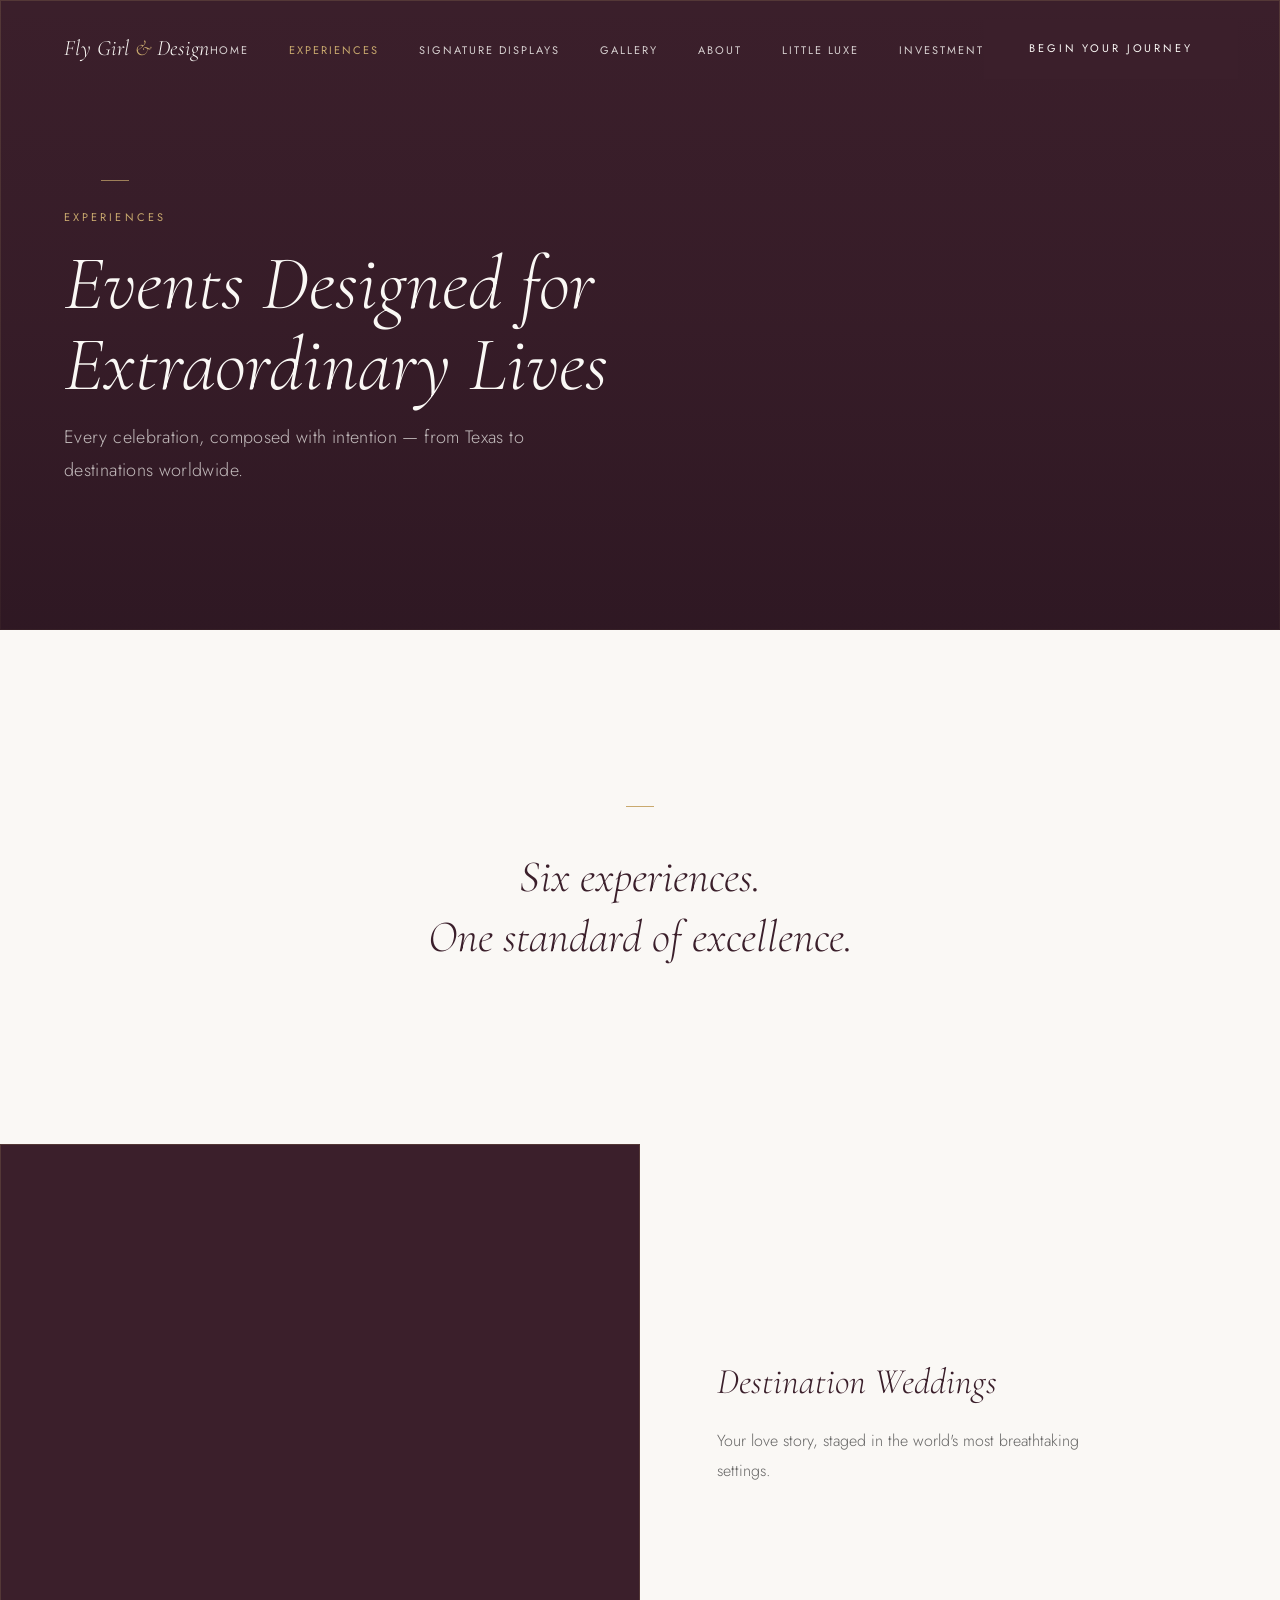
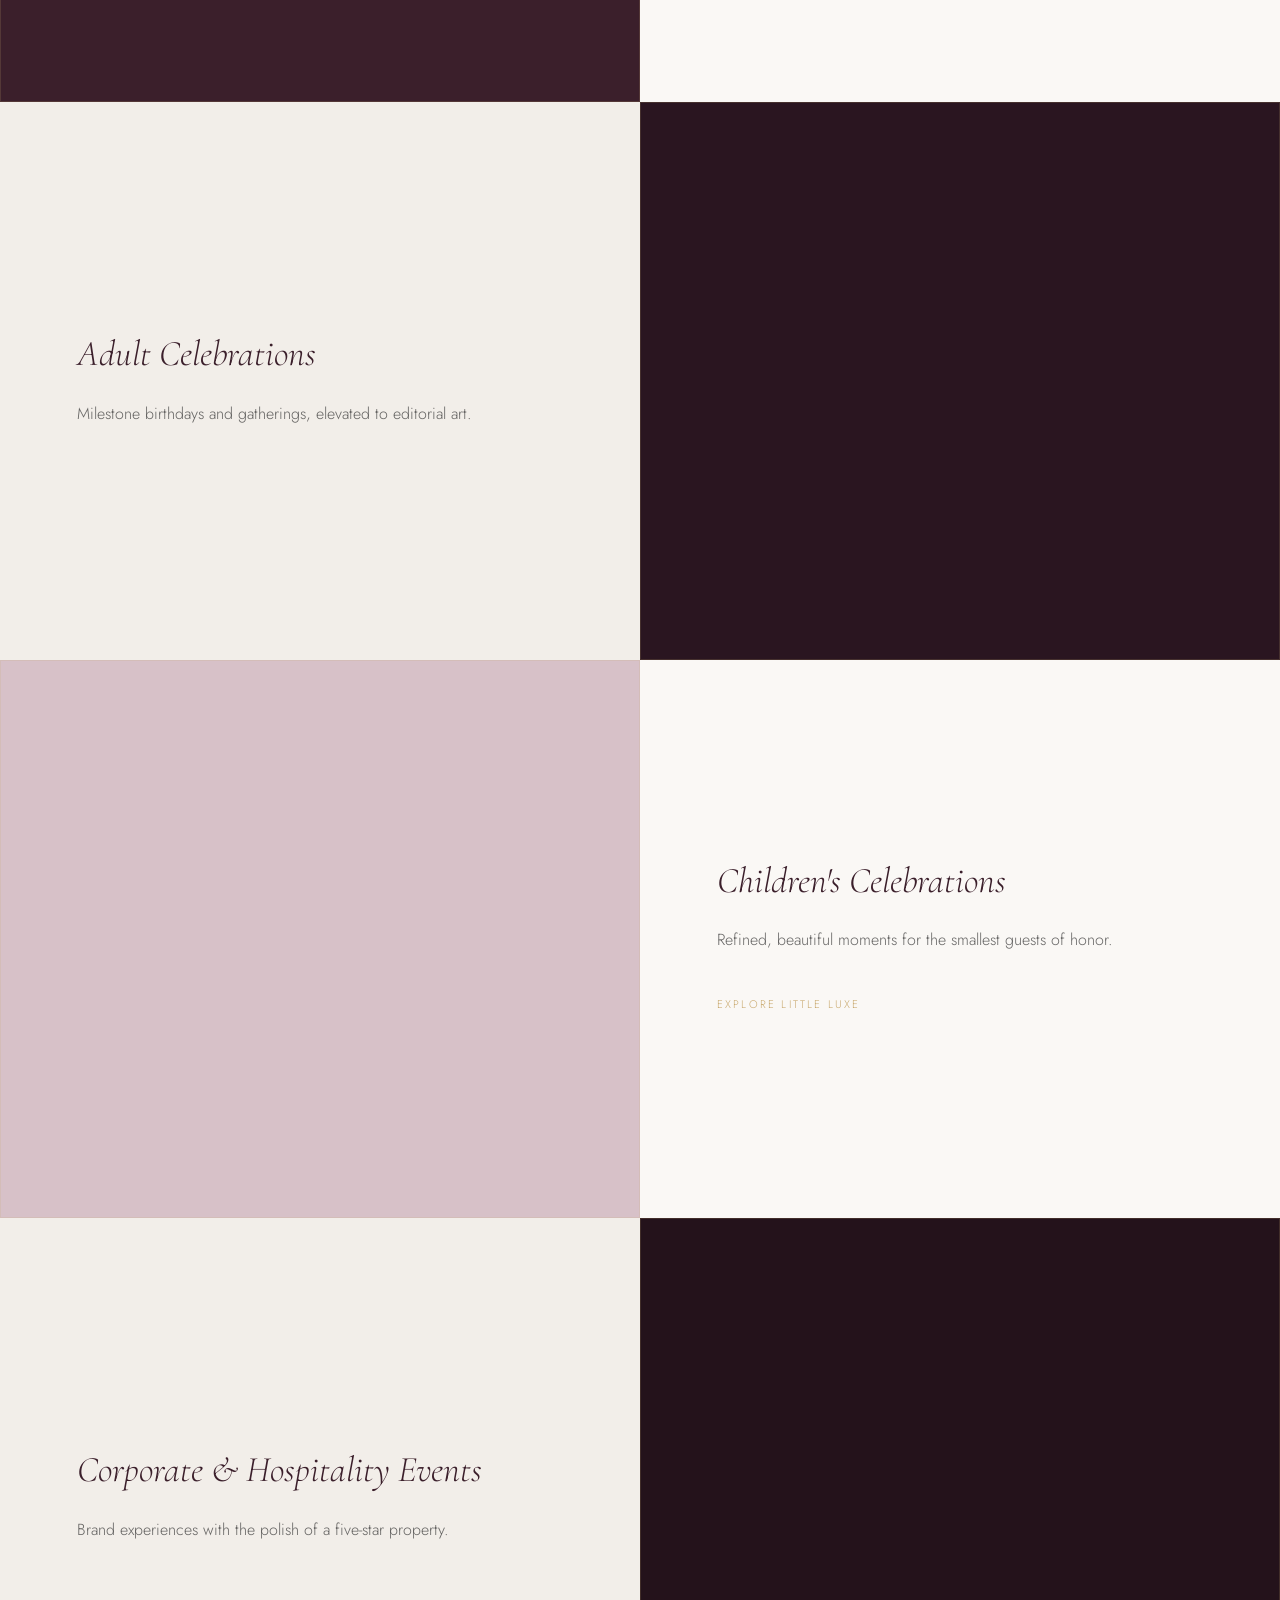
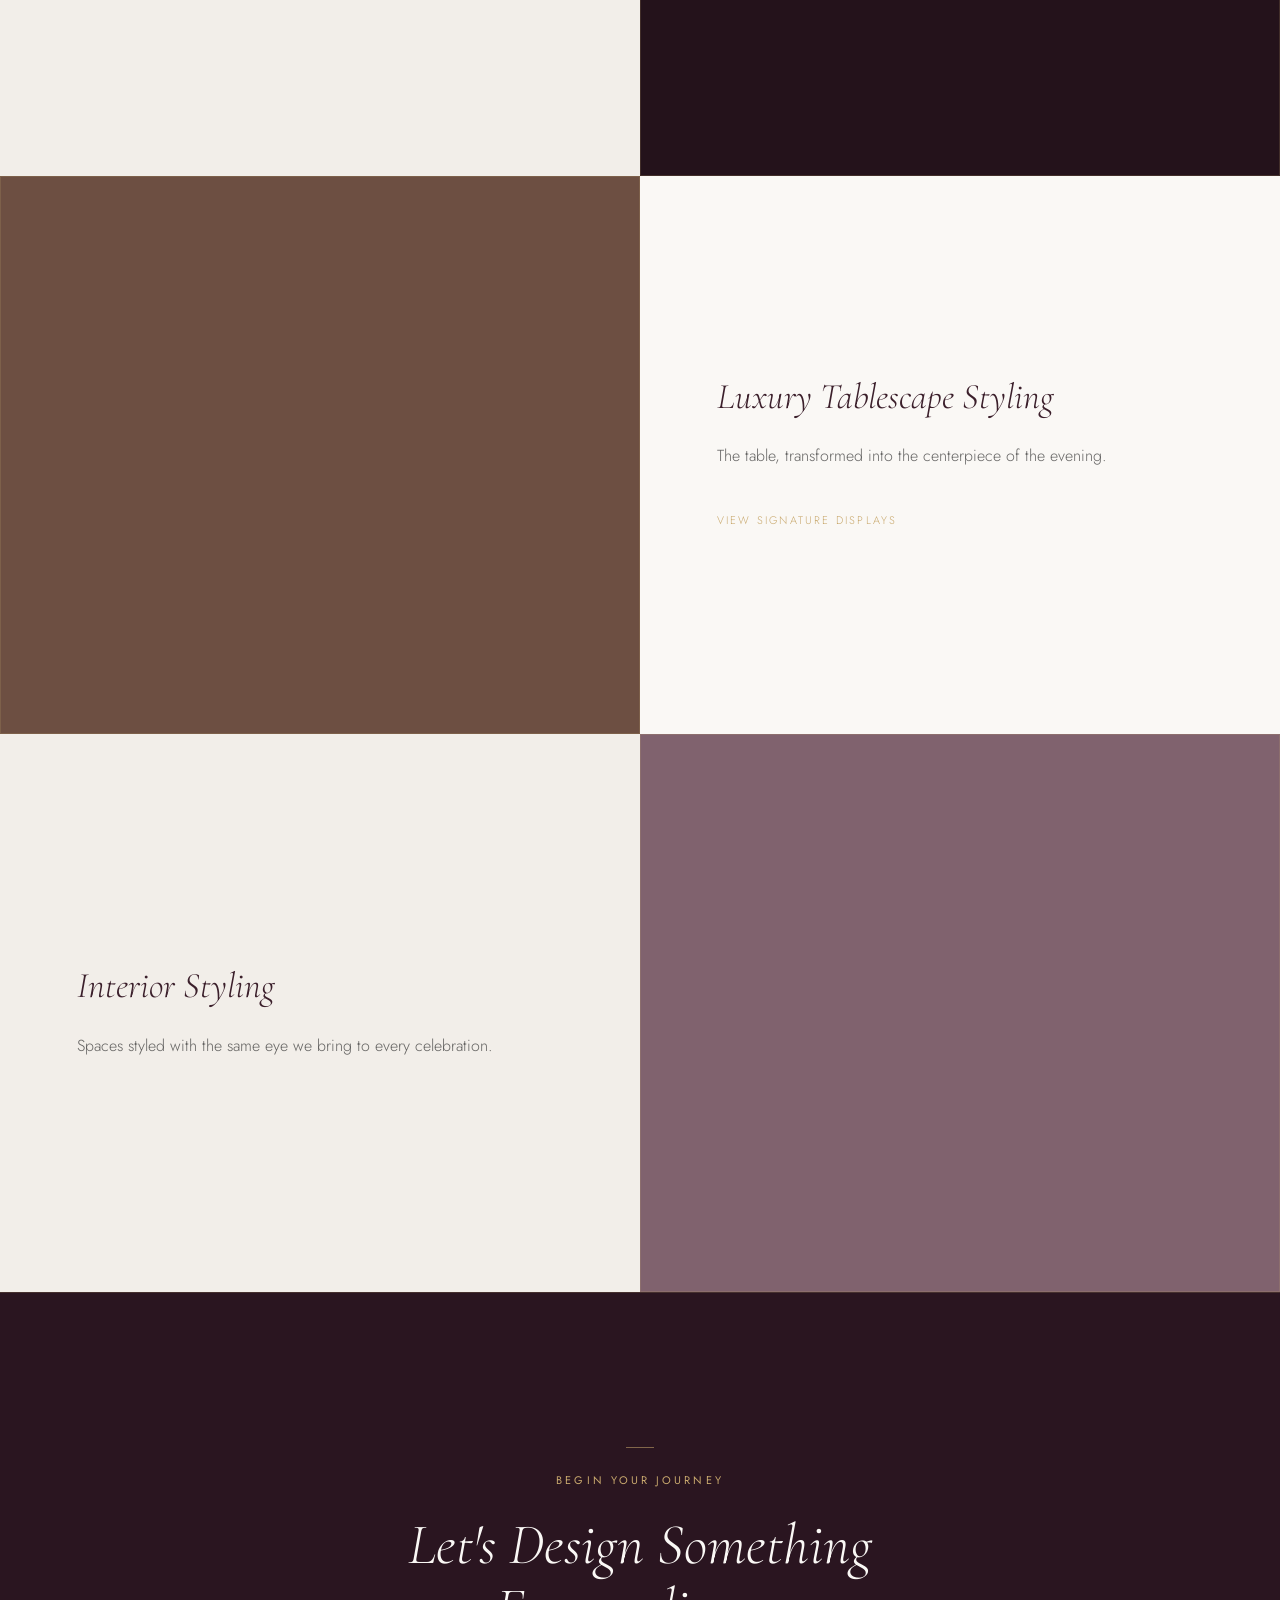
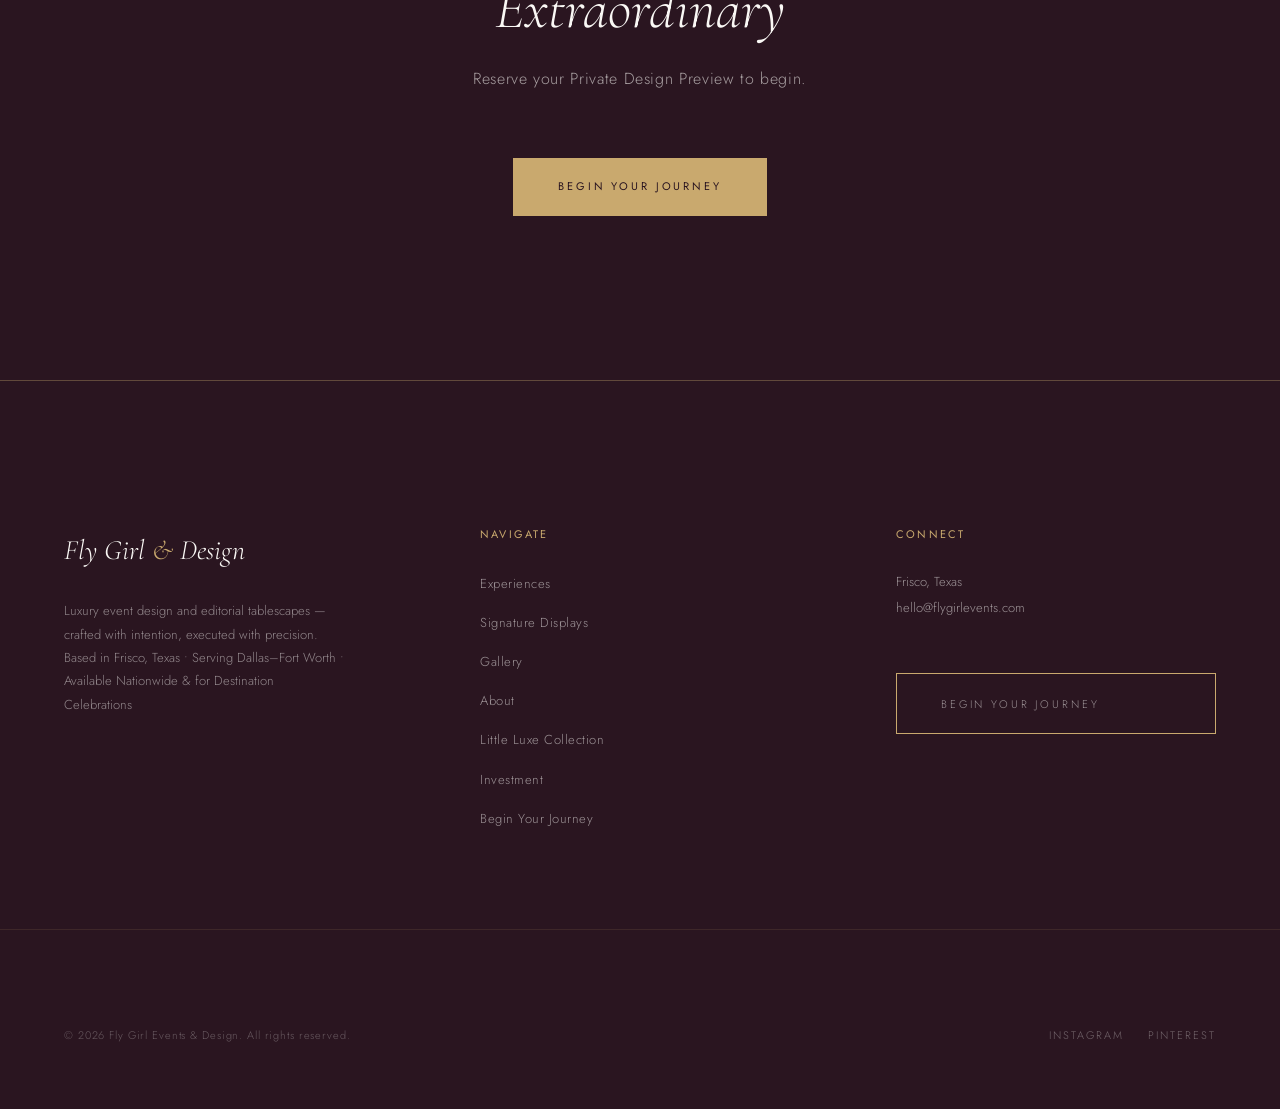
<file: experiences.html>
<!DOCTYPE html>
<html lang="en">
<head>
  <meta charset="UTF-8" />
  <meta name="viewport" content="width=device-width, initial-scale=1.0" />
  <title>Luxury Event Design & Destination Celebrations | Fly Girl Events</title>
  <meta name="description" content="Explore luxury event design, destination weddings, custom tablescapes, children's celebrations, corporate hospitality events, and interior styling by Fly Girl Events & Design." />
  <link rel="canonical" href="https://flygirl.events/experiences.html" />

  <!-- Open Graph -->
  <meta property="og:type" content="website" />
  <meta property="og:site_name" content="Fly Girl Events & Design" />
  <meta property="og:title" content="Luxury Event Design & Destination Celebrations | Fly Girl Events" />
  <meta property="og:description" content="Six experiences, one standard of excellence — destination weddings, celebrations, corporate events, and luxury styling by Fly Girl Events & Design." />
  <meta property="og:url" content="https://flygirl.events/experiences.html" />
  <meta property="og:image" content="https://flygirl.events/images/luxury-destination-wedding-ceremony-sunset.jpg" />
  <meta property="og:locale" content="en_US" />

  <!-- Twitter / X -->
  <meta name="twitter:card" content="summary_large_image" />
  <meta name="twitter:title" content="Luxury Event Design & Destination Celebrations | Fly Girl Events" />
  <meta name="twitter:description" content="Six experiences, one standard of excellence — destination weddings, celebrations, corporate events, and luxury styling by Fly Girl Events & Design." />
  <meta name="twitter:image" content="https://flygirl.events/images/luxury-destination-wedding-ceremony-sunset.jpg" />

  <!-- Favicons -->
  <link rel="icon" href="/icons/favicon.ico" sizes="any" />
  <link rel="icon" type="image/png" sizes="32x32" href="/icons/favicon-32.png" />
  <link rel="icon" type="image/png" sizes="16x16" href="/icons/favicon-16.png" />
  <link rel="apple-touch-icon" sizes="180x180" href="/icons/apple-touch-icon.png" />
  <link rel="manifest" href="/site.webmanifest" />
  <meta name="theme-color" content="#2A1520" />

  <link rel="preconnect" href="https://fonts.googleapis.com" />
  <link rel="preconnect" href="https://fonts.gstatic.com" crossorigin />
  <link href="https://fonts.googleapis.com/css2?family=Cormorant+Garamond:ital,wght@0,300;0,400;1,300;1,400&family=Jost:wght@300;400&display=swap" rel="stylesheet" />

  <!-- Structured data: Breadcrumb -->
  <script type="application/ld+json">
  {
    "@context": "https://schema.org",
    "@type": "BreadcrumbList",
    "itemListElement": [
      { "@type": "ListItem", "position": 1, "name": "Home", "item": "https://flygirl.events/" },
      { "@type": "ListItem", "position": 2, "name": "Experiences", "item": "https://flygirl.events/experiences.html" }
    ]
  }
  </script>

  <link rel="stylesheet" href="styles.css" />
  <style>
    /* ── EXPERIENCES-SPECIFIC ─────────────────────────── */

    .experience-row {
      display: grid;
      grid-template-columns: 1fr 1fr;
      min-height: clamp(520px, 62vh, 640px);
    }

    .experience-row:nth-child(even) .experience-row__image-wrap {
      order: 2;
    }

    .experience-row__image-wrap {
      position: relative;
      overflow: hidden;
    }

    .experience-row__image {
      width: 100%;
      height: 100%;
      min-height: clamp(520px, 62vh, 640px);
      object-fit: cover;
      transition: transform var(--duration-slow) var(--ease-luxury);
    }

    .experience-row:hover .experience-row__image {
      transform: scale(1.03);
    }

    .experience-row__content {
      display: flex;
      flex-direction: column;
      justify-content: center;
      padding: clamp(4rem, 6vw, 7rem) clamp(3rem, 6vw, 6rem);
    }

    .experience-row__content .section-heading {
      margin-bottom: var(--space-md);
    }

    .experience-row__content p {
      font-family: var(--font-body);
      font-weight: 300;
      color: rgba(44, 44, 44, 0.72);
      max-width: 420px;
      line-height: 1.85;
    }

    .experience-row__link {
      position: relative;
      display: inline-block;
      margin-top: var(--space-lg);
      font-family: var(--font-body);
      font-size: var(--text-xs);
      letter-spacing: 0.2em;
      text-transform: uppercase;
      color: var(--color-gold);
      padding-bottom: 3px;
    }

    .experience-row__link::after {
      content: '';
      position: absolute;
      left: 0;
      right: 100%;
      bottom: 0;
      height: 1px;
      background-color: var(--color-gold);
      transition: right var(--duration-med) var(--ease-luxury);
    }

    .experience-row__link:hover::after {
      right: 0;
    }

    /* Alternating background tints */
    .experience-row--cream { background-color: var(--color-cream); }
    .experience-row--mist  { background-color: var(--color-mist); }

    /* Flat, restrained tones — drawn only from the existing
       palette via color-mix, no gradients. */
    .ph-1 { background-color: var(--color-plum); }
    .ph-2 { background-color: var(--color-plum-deep); }
    .ph-3 { background-color: color-mix(in srgb, var(--color-mauve) 65%, var(--color-cream) 35%); }
    .ph-4 { background-color: color-mix(in srgb, var(--color-plum-deep) 85%, black 15%); }
    .ph-5 { background-color: color-mix(in srgb, var(--color-gold) 35%, var(--color-plum) 65%); }
    .ph-6 { background-color: color-mix(in srgb, var(--color-mauve) 50%, var(--color-plum) 50%); }

    @media (max-width: 900px) {
      .experience-row,
      .experience-row:nth-child(even) .experience-row__image-wrap {
        grid-template-columns: 1fr;
        order: initial;
      }
      .experience-row {
        display: block;
      }
      .experience-row__image,
      .experience-row__image-wrap {
        min-height: 420px;
      }
      .experience-row__content {
        padding: clamp(3rem, 8vw, 4rem) var(--space-xl);
      }
    }
  </style>
</head>
<body>

  <!-- ── NAVIGATION ──────────────────────────────────────── -->
  <nav class="site-nav site-nav--transparent" role="navigation" aria-label="Main navigation">
    <a href="index.html" class="nav-logo">Fly Girl <span>&amp;</span> Design</a>
    <ul class="nav-links" role="list">
      <li><a href="index.html">Home</a></li>
      <li><a href="experiences.html">Experiences</a></li>
      <li><a href="signature-displays.html">Signature Displays</a></li>
      <li><a href="gallery.html">Gallery</a></li>
      <li><a href="about.html">About</a></li>
      <li><a href="little-luxe-collection.html">Little Luxe</a></li>
      <li><a href="investment.html">Investment</a></li>
    </ul>
    <a href="begin-your-journey.html" class="btn-primary nav-cta">Begin Your Journey</a>
    <button class="nav-toggle" aria-label="Open menu" aria-expanded="false">
      <span></span><span></span><span></span>
    </button>
  </nav>

  <div class="nav-mobile" role="dialog" aria-modal="true" aria-label="Navigation menu">
    <button class="nav-mobile-close" aria-label="Close menu">✕</button>
    <a href="index.html">Home</a>
    <a href="experiences.html">Experiences</a>
    <a href="signature-displays.html">Signature Displays</a>
    <a href="gallery.html">Gallery</a>
    <a href="about.html">About</a>
    <a href="little-luxe-collection.html">Little Luxe</a>
    <a href="investment.html">Investment</a>
    <a href="begin-your-journey.html">Begin Your Journey</a>
  </div>

  <!-- ── PAGE HERO ───────────────────────────────────────── -->
  <main>
  <header class="page-hero">
    <div class="page-hero__image img-placeholder" role="img" aria-label="Luxury event experience"></div>
    <div class="page-hero__overlay"></div>
    <div class="page-hero__content">
      <span class="page-hero__eyebrow">Experiences</span>
      <h1 class="page-hero__title">Events Designed for Extraordinary Lives</h1>
      <p class="page-hero__subtitle">Every celebration, composed with intention — from Texas to destinations worldwide.</p>
    </div>
  </header>

  <!-- ── INTRO ───────────────────────────────────────────── -->
  <section class="intro-statement">
    <div class="intro-statement__mark fade-in"></div>
    <p class="intro-statement__text fade-in fade-in--delay-1">
      Six experiences.<br>One standard of excellence.
    </p>
  </section>

  <!-- ── EXPERIENCE 1: DESTINATION WEDDINGS ──────────────── -->
  <section class="experience-row experience-row--cream">
    <div class="experience-row__image-wrap">
      <div class="experience-row__image ph-1 img-placeholder fade-in" role="img" aria-label="Destination wedding ceremony"></div>
    </div>
    <div class="experience-row__content">
      <h2 class="section-heading fade-in">Destination Weddings</h2>
      <p class="fade-in fade-in--delay-1">Your love story, staged in the world's most breathtaking settings.</p>
    </div>
  </section>

  <!-- ── EXPERIENCE 2: ADULT CELEBRATIONS ────────────────── -->
  <section class="experience-row experience-row--mist">
    <div class="experience-row__image-wrap">
      <div class="experience-row__image ph-2 img-placeholder fade-in" role="img" aria-label="Elegant adult celebration"></div>
    </div>
    <div class="experience-row__content">
      <h2 class="section-heading fade-in">Adult Celebrations</h2>
      <p class="fade-in fade-in--delay-1">Milestone birthdays and gatherings, elevated to editorial art.</p>
    </div>
  </section>

  <!-- ── EXPERIENCE 3: CHILDREN'S CELEBRATIONS ───────────── -->
  <section class="experience-row experience-row--cream">
    <div class="experience-row__image-wrap">
      <div class="experience-row__image ph-3 img-placeholder fade-in" role="img" aria-label="Children's luxury celebration"></div>
    </div>
    <div class="experience-row__content">
      <h2 class="section-heading fade-in">Children's Celebrations</h2>
      <p class="fade-in fade-in--delay-1">Refined, beautiful moments for the smallest guests of honor.</p>
      <a href="little-luxe-collection.html" class="experience-row__link fade-in fade-in--delay-2">Explore Little Luxe</a>
    </div>
  </section>

  <!-- ── EXPERIENCE 4: CORPORATE & HOSPITALITY ───────────── -->
  <section class="experience-row experience-row--mist">
    <div class="experience-row__image-wrap">
      <div class="experience-row__image ph-4 img-placeholder fade-in" role="img" aria-label="Corporate hospitality event"></div>
    </div>
    <div class="experience-row__content">
      <h2 class="section-heading fade-in">Corporate &amp; Hospitality Events</h2>
      <p class="fade-in fade-in--delay-1">Brand experiences with the polish of a five-star property.</p>
    </div>
  </section>

  <!-- ── EXPERIENCE 5: LUXURY TABLESCAPE STYLING ─────────── -->
  <section class="experience-row experience-row--cream">
    <div class="experience-row__image-wrap">
      <div class="experience-row__image ph-5 img-placeholder fade-in" role="img" aria-label="Luxury tablescape styling"></div>
    </div>
    <div class="experience-row__content">
      <h2 class="section-heading fade-in">Luxury Tablescape Styling</h2>
      <p class="fade-in fade-in--delay-1">The table, transformed into the centerpiece of the evening.</p>
      <a href="signature-displays.html" class="experience-row__link fade-in fade-in--delay-2">View Signature Displays</a>
    </div>
  </section>

  <!-- ── EXPERIENCE 6: INTERIOR STYLING ──────────────────── -->
  <section class="experience-row experience-row--mist">
    <div class="experience-row__image-wrap">
      <div class="experience-row__image ph-6 img-placeholder fade-in" role="img" aria-label="Luxury interior styling"></div>
    </div>
    <div class="experience-row__content">
      <h2 class="section-heading fade-in">Interior Styling</h2>
      <p class="fade-in fade-in--delay-1">Spaces styled with the same eye we bring to every celebration.</p>
    </div>
  </section>

  <!-- ── CLOSING CTA ─────────────────────────────────────── -->
  <section class="closing-cta">
    <div class="closing-cta__content">
      <span class="eyebrow fade-in">Begin Your Journey</span>
      <h2 class="closing-cta__heading fade-in fade-in--delay-1">Let's Design Something<br>Extraordinary</h2>
      <p class="fade-in fade-in--delay-2">Reserve your Private Design Preview to begin.</p>
      <div class="fade-in fade-in--delay-3">
        <a href="begin-your-journey.html" class="btn-primary btn-primary--light">Begin Your Journey</a>
      </div>
    </div>
  </section>

  </main>

  <!-- ── FOOTER ──────────────────────────────────────────── -->
  <footer class="site-footer" role="contentinfo">
    <div class="footer-inner">
      <div class="footer-brand">
        <span class="footer-logo">Fly Girl <span>&amp;</span> Design</span>
        <p>Luxury event design and editorial tablescapes — crafted with intention, executed with precision.</p>
        <p>Based in Frisco, Texas • Serving Dallas–Fort Worth • Available Nationwide &amp; for Destination Celebrations</p>
      </div>
      <div class="footer-nav-col">
        <h4>Navigate</h4>
        <ul>
          <li><a href="experiences.html">Experiences</a></li>
          <li><a href="signature-displays.html">Signature Displays</a></li>
          <li><a href="gallery.html">Gallery</a></li>
          <li><a href="about.html">About</a></li>
          <li><a href="little-luxe-collection.html">Little Luxe Collection</a></li>
          <li><a href="investment.html">Investment</a></li>
          <li><a href="begin-your-journey.html">Begin Your Journey</a></li>
        </ul>
      </div>
      <div class="footer-contact">
        <h4>Connect</h4>
        <p>Frisco, Texas</p>
        <a href="mailto:hello@flygirlevents.com">hello@flygirlevents.com</a>
        <br>
        <a href="begin-your-journey.html" class="btn-secondary" style="margin-top:1.5rem; font-size: 0.6875rem;">Begin Your Journey</a>
      </div>
    </div>
    <div class="footer-bottom">
      <p>&copy; 2026 Fly Girl Events &amp; Design. All rights reserved.</p>
      <div class="footer-social">
        <a href="#" aria-label="Instagram">Instagram</a>
        <a href="#" aria-label="Pinterest">Pinterest</a>
      </div>
    </div>
  </footer>

  <script src="main.js"></script>
</body>
</html>
</file>
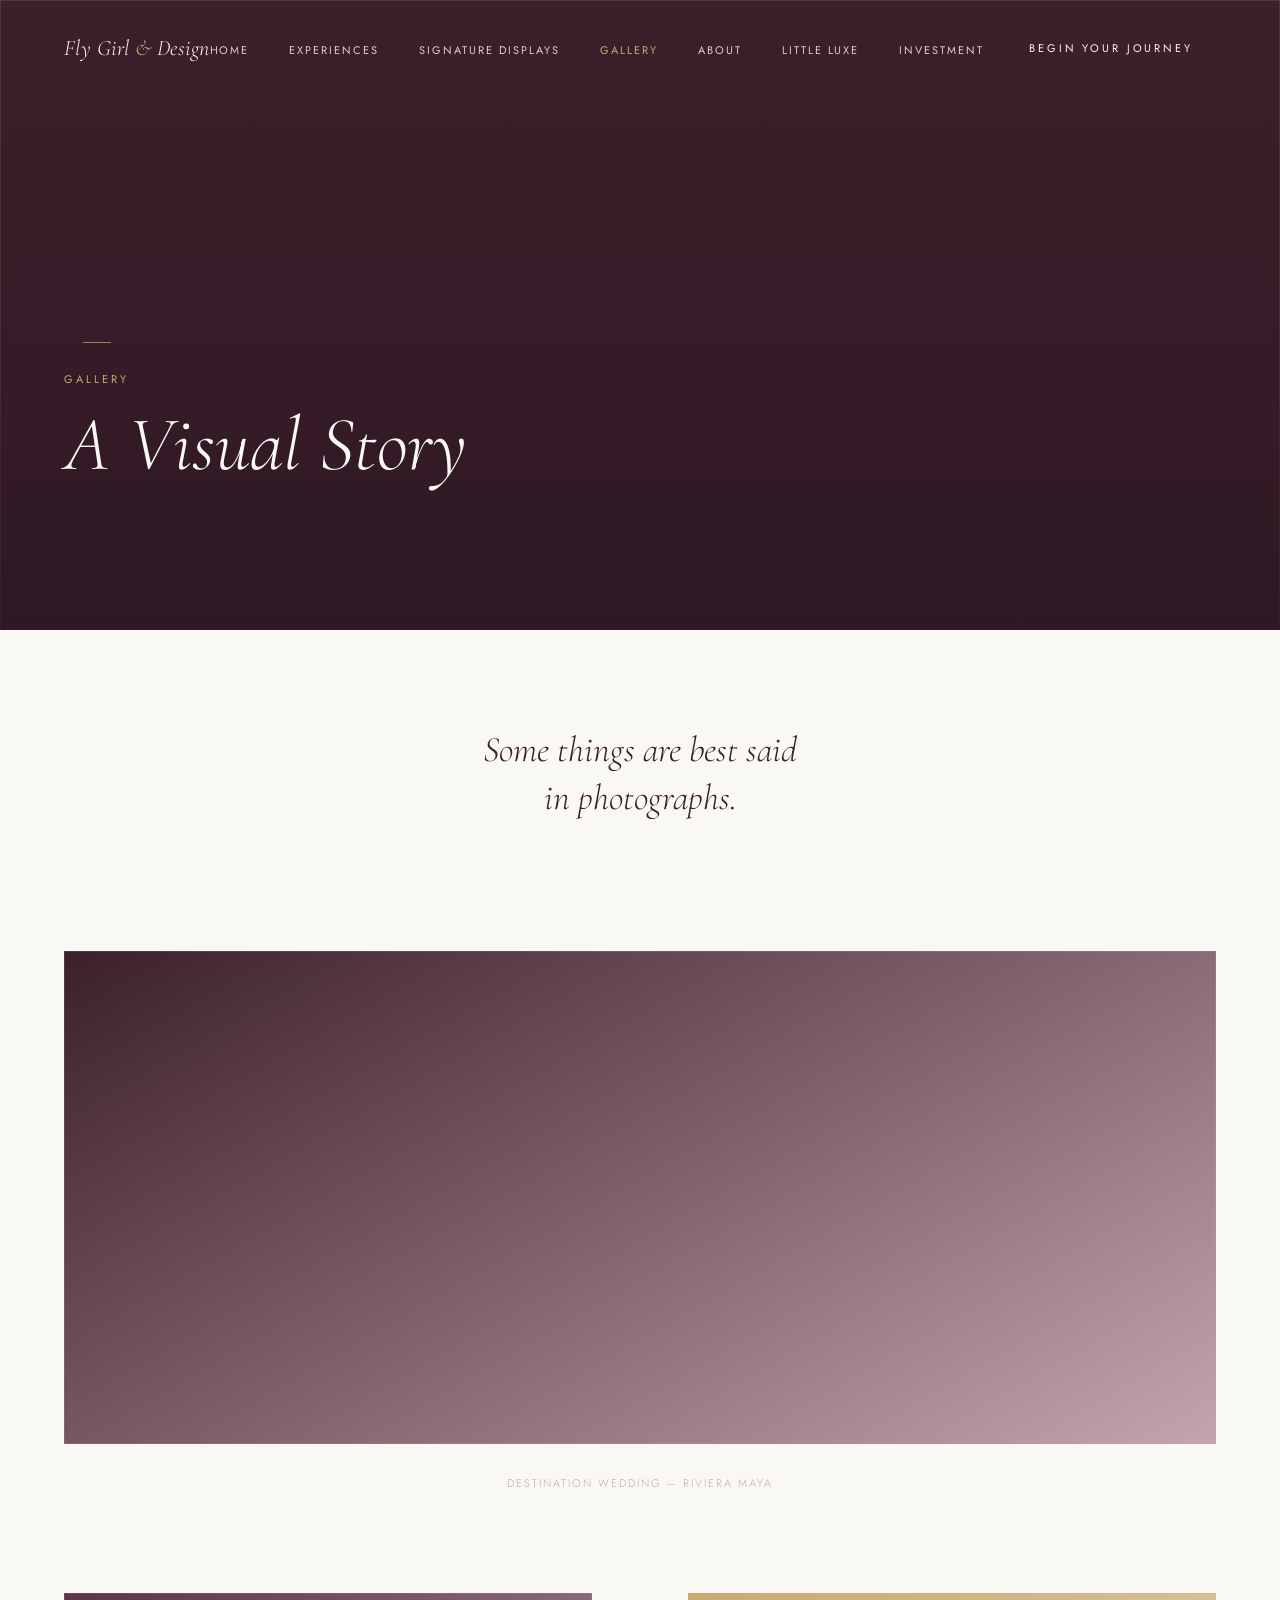
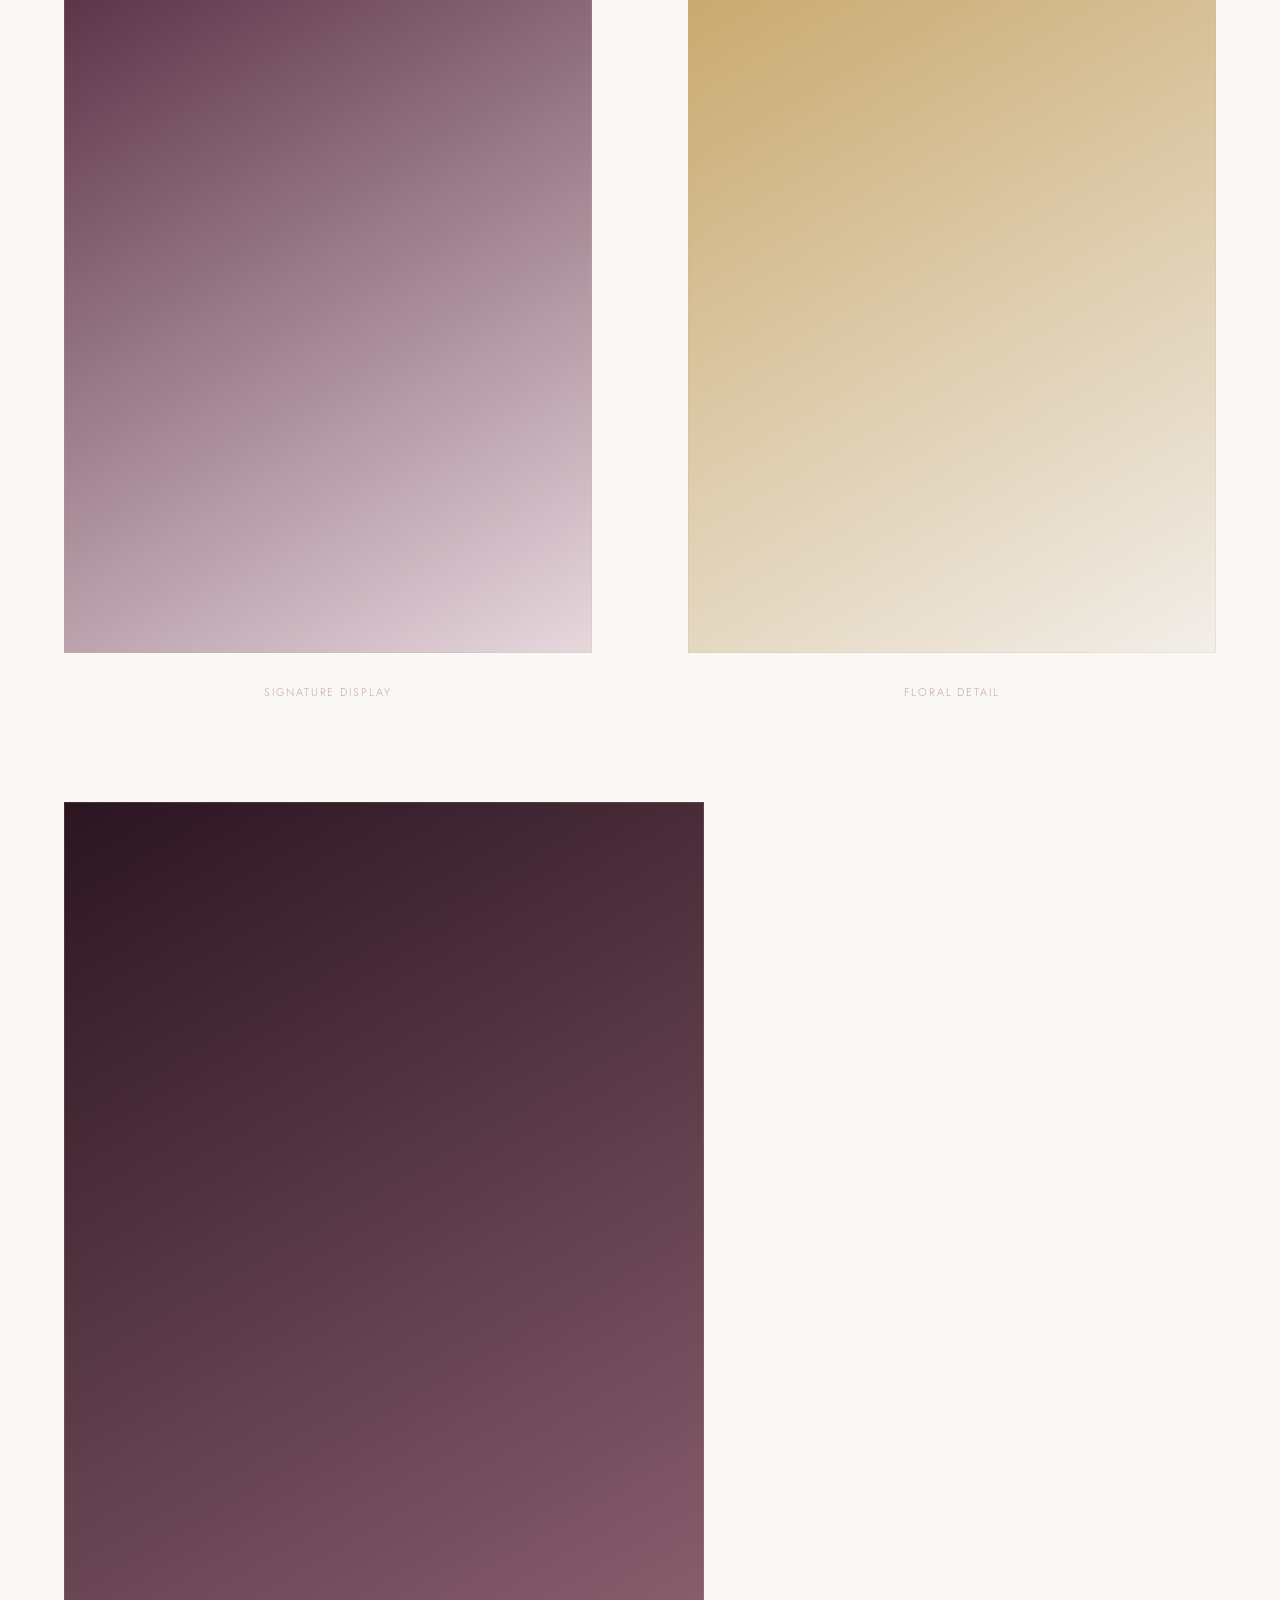
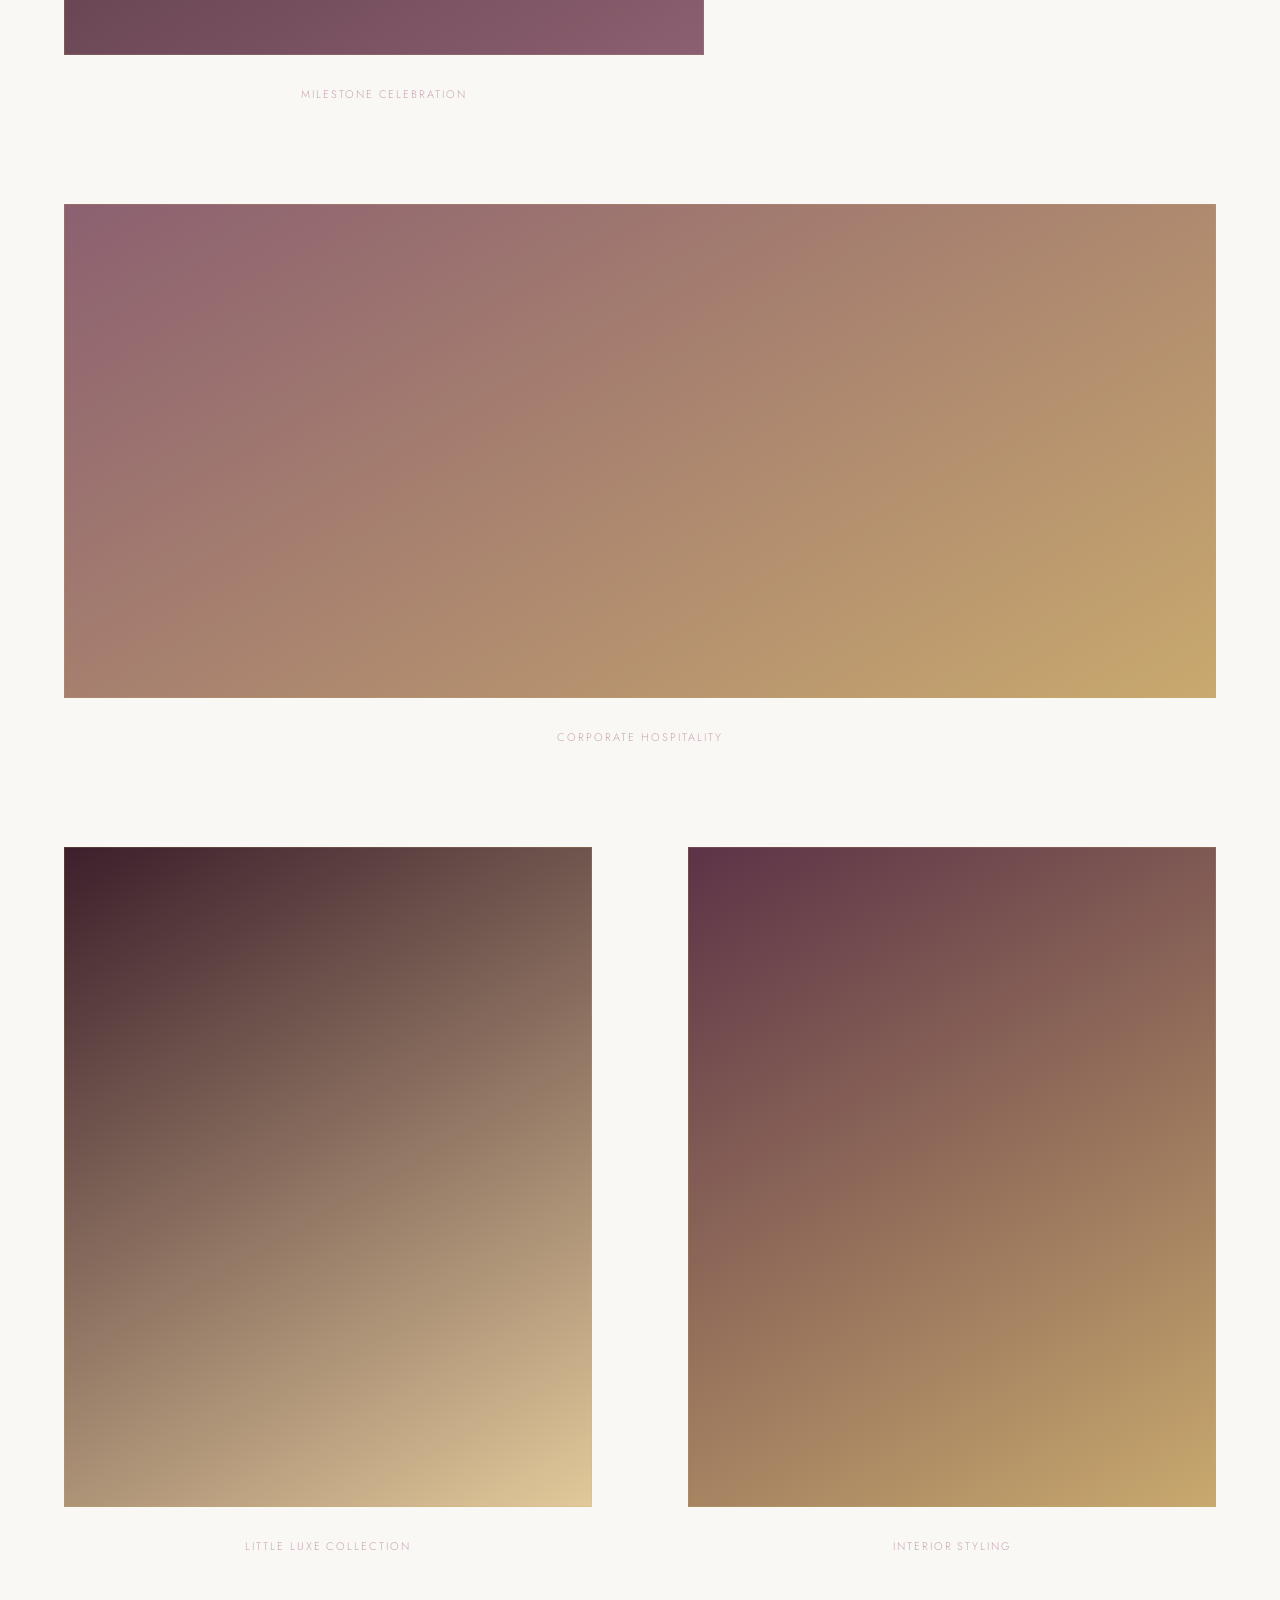
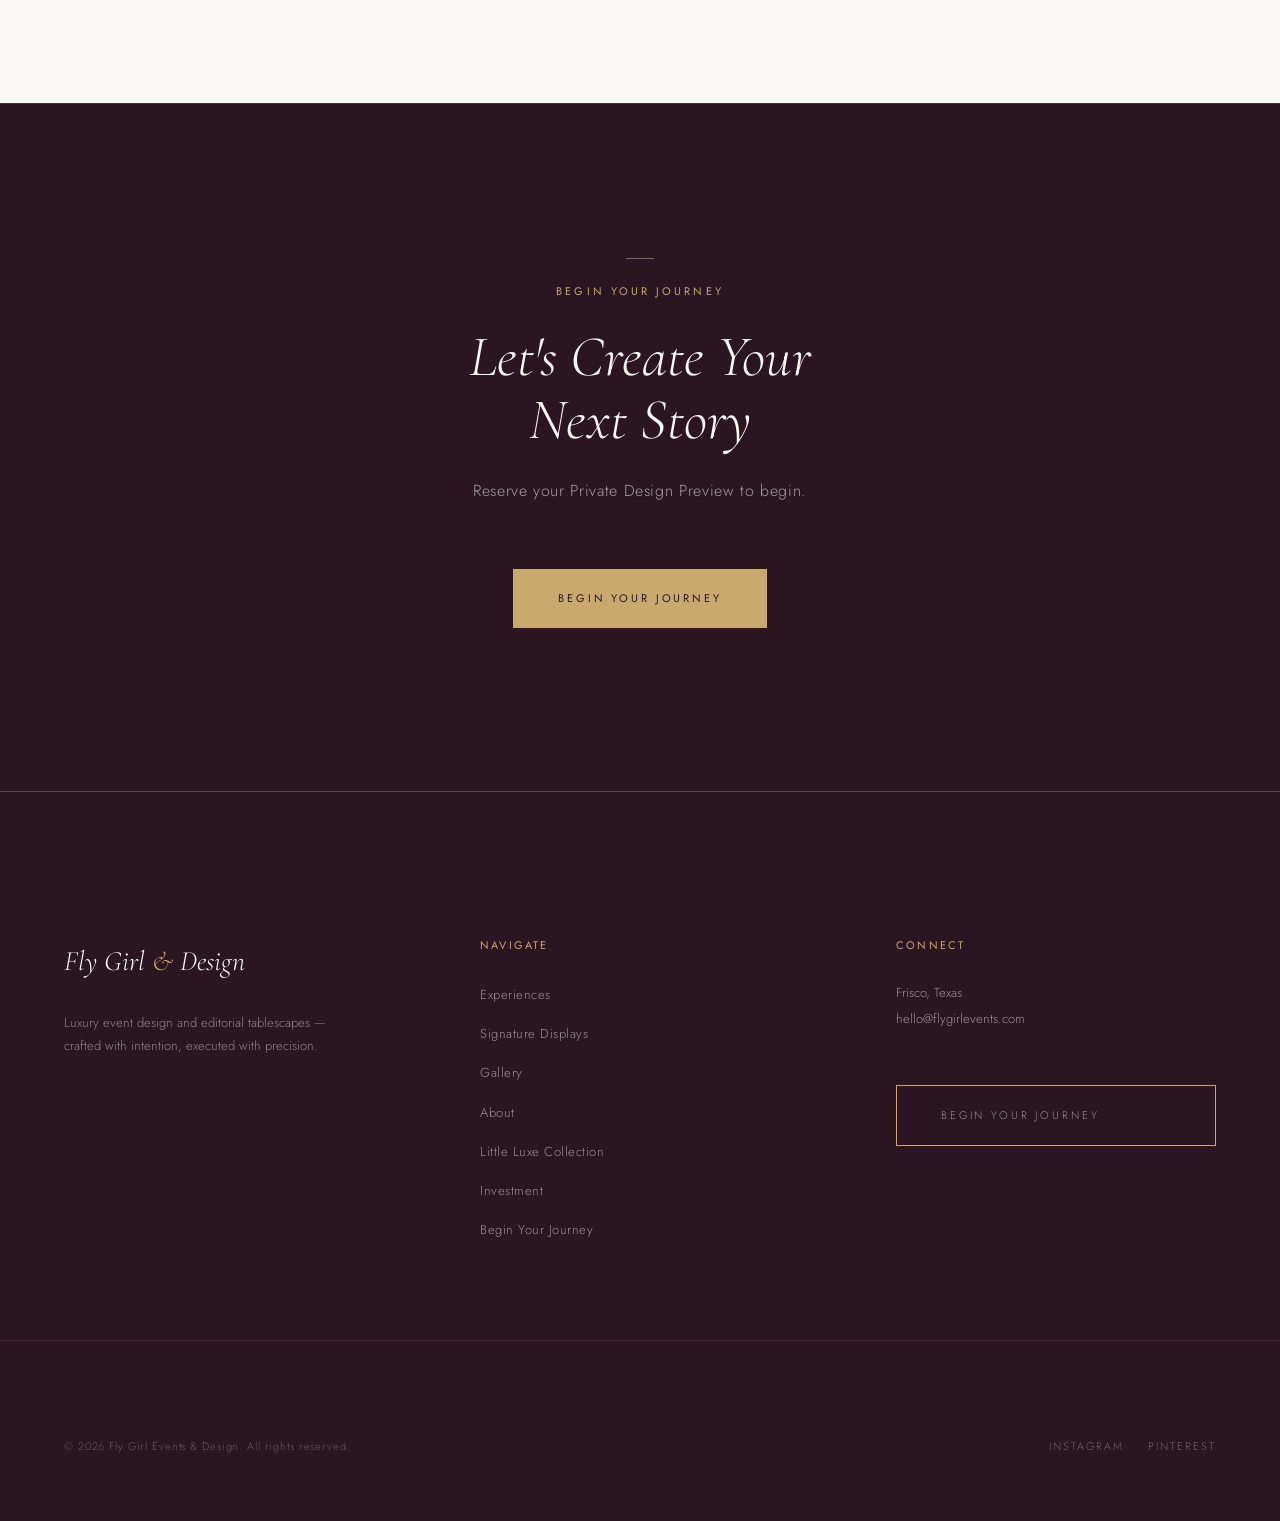
<file: gallery.html>
<!DOCTYPE html>
<html lang="en">
<head>
  <meta charset="UTF-8" />
  <meta name="viewport" content="width=device-width, initial-scale=1.0" />
  <title>Luxury Event Design Gallery | Fly Girl Events & Design</title>
  <meta name="description" content="An editorial gallery of luxury weddings, tablescapes, and celebrations by Fly Girl Events & Design — based in Frisco, Texas, working nationwide and worldwide." />
  <link rel="canonical" href="https://flygirl.events/gallery.html" />

  <!-- Open Graph -->
  <meta property="og:type" content="website" />
  <meta property="og:site_name" content="Fly Girl Events & Design" />
  <meta property="og:title" content="Luxury Event Design Gallery | Fly Girl Events & Design" />
  <meta property="og:description" content="An editorial gallery of luxury weddings, tablescapes, and celebrations by Fly Girl Events & Design." />
  <meta property="og:url" content="https://flygirl.events/gallery.html" />
  <meta property="og:image" content="https://flygirl.events/images/luxury-destination-wedding-ceremony-sunset.jpg" />
  <meta property="og:locale" content="en_US" />

  <!-- Twitter / X -->
  <meta name="twitter:card" content="summary_large_image" />
  <meta name="twitter:title" content="Luxury Event Design Gallery | Fly Girl Events & Design" />
  <meta name="twitter:description" content="An editorial gallery of luxury weddings, tablescapes, and celebrations by Fly Girl Events & Design." />
  <meta name="twitter:image" content="https://flygirl.events/images/luxury-destination-wedding-ceremony-sunset.jpg" />

  <!-- Favicons -->
  <link rel="icon" href="/icons/favicon.ico" sizes="any" />
  <link rel="icon" type="image/png" sizes="32x32" href="/icons/favicon-32.png" />
  <link rel="icon" type="image/png" sizes="16x16" href="/icons/favicon-16.png" />
  <link rel="apple-touch-icon" sizes="180x180" href="/icons/apple-touch-icon.png" />
  <link rel="manifest" href="/site.webmanifest" />
  <meta name="theme-color" content="#2A1520" />

  <link rel="preconnect" href="https://fonts.googleapis.com" />
  <link rel="preconnect" href="https://fonts.gstatic.com" crossorigin />
  <link href="https://fonts.googleapis.com/css2?family=Cormorant+Garamond:ital,wght@0,300;0,400;1,300;1,400&family=Jost:wght@300;400&display=swap" rel="stylesheet" />

  <!-- Structured data: Breadcrumb -->
  <script type="application/ld+json">
  {
    "@context": "https://schema.org",
    "@type": "BreadcrumbList",
    "itemListElement": [
      { "@type": "ListItem", "position": 1, "name": "Home", "item": "https://flygirl.events/" },
      { "@type": "ListItem", "position": 2, "name": "Gallery", "item": "https://flygirl.events/gallery.html" }
    ]
  }
  </script>

  <link rel="stylesheet" href="styles.css" />
  <style>
    /* ── GALLERY-SPECIFIC ──────────────────────────────── */

    .gallery-intro {
      padding-block: var(--space-2xl) var(--space-xl);
      text-align: center;
      background-color: var(--color-cream);
    }

    .gallery-stream {
      display: flex;
      flex-direction: column;
      gap: var(--space-2xl);
      padding-block: var(--space-xl) var(--space-3xl);
      background-color: var(--color-cream);
    }

    .gallery-item {
      width: 100%;
    }

    .gallery-stream figure {
      margin: 0;
    }

    .gallery-item__image {
      width: 100%;
      background-size: cover;
      background-position: center;
    }

    .gallery-item__caption {
      margin-top: var(--space-md);
      text-align: center;
    }

    .gallery-item__caption span {
      font-family: var(--font-body);
      font-size: var(--text-xs);
      letter-spacing: 0.18em;
      text-transform: uppercase;
      color: var(--color-mauve);
    }

    /* Sizes for editorial rhythm */
    .gallery-item--full .gallery-item__image {
      aspect-ratio: 21/9;
    }

    .gallery-item--pair {
      display: grid;
      grid-template-columns: 1fr 1fr;
      gap: var(--space-2xl);
    }

    .gallery-item--pair .gallery-item__image {
      aspect-ratio: 4/5;
    }

    .gallery-item--portrait {
      max-width: 640px;
      margin-inline: auto;
    }

    .gallery-item--portrait .gallery-item__image {
      aspect-ratio: 3/4;
    }

    /* Placeholder gradients */
    .g-1 { background: linear-gradient(150deg, #3B1F2B, #C4A4B0); }
    .g-2 { background: linear-gradient(150deg, #5C3347, #E8D8DE); }
    .g-3 { background: linear-gradient(150deg, #C9A96E, #F2EEE9); }
    .g-4 { background: linear-gradient(150deg, #2A1520, #8C6070); }
    .g-5 { background: linear-gradient(150deg, #8C6070, #C9A96E); }
    .g-6 { background: linear-gradient(150deg, #3B1F2B, #E2C99A); }
    .g-7 { background: linear-gradient(150deg, #5C3347, #C9A96E); }

    @media (max-width: 768px) {
      .gallery-item--pair {
        grid-template-columns: 1fr;
        gap: var(--space-lg);
      }
      .gallery-item--full .gallery-item__image {
        aspect-ratio: 4/3;
      }
    }
  </style>
</head>
<body>

  <!-- ── NAVIGATION ──────────────────────────────────────── -->
  <nav class="site-nav site-nav--scrolled" role="navigation" aria-label="Main navigation">
    <a href="index.html" class="nav-logo">Fly Girl <span>&amp;</span> Design</a>
    <ul class="nav-links" role="list">
      <li><a href="index.html">Home</a></li>
      <li><a href="experiences.html">Experiences</a></li>
      <li><a href="signature-displays.html">Signature Displays</a></li>
      <li><a href="gallery.html">Gallery</a></li>
      <li><a href="about.html">About</a></li>
      <li><a href="little-luxe-collection.html">Little Luxe</a></li>
      <li><a href="investment.html">Investment</a></li>
    </ul>
    <a href="begin-your-journey.html" class="btn-primary nav-cta">Begin Your Journey</a>
    <button class="nav-toggle" aria-label="Open menu" aria-expanded="false">
      <span></span><span></span><span></span>
    </button>
  </nav>

  <div class="nav-mobile" role="dialog" aria-modal="true" aria-label="Navigation menu">
    <button class="nav-mobile-close" aria-label="Close menu">✕</button>
    <a href="index.html">Home</a>
    <a href="experiences.html">Experiences</a>
    <a href="signature-displays.html">Signature Displays</a>
    <a href="gallery.html">Gallery</a>
    <a href="about.html">About</a>
    <a href="little-luxe-collection.html">Little Luxe</a>
    <a href="investment.html">Investment</a>
    <a href="begin-your-journey.html">Begin Your Journey</a>
  </div>

  <!-- ── PAGE HERO ───────────────────────────────────────── -->
  <main>
  <header class="page-hero">
    <div class="page-hero__image img-placeholder" role="img" aria-label="Editorial gallery cover image"></div>
    <div class="page-hero__overlay"></div>
    <div class="page-hero__content">
      <span class="page-hero__eyebrow">Gallery</span>
      <h1 class="page-hero__title">A Visual Story</h1>
    </div>
  </header>

  <!-- ── INTRO ───────────────────────────────────────────── -->
  <section class="gallery-intro">
    <p class="intro-statement__text fade-in" style="font-size: clamp(1.5rem, 2.8vw, 2.25rem);">
      Some things are best said<br>in photographs.
    </p>
  </section>

  <!-- ── GALLERY STREAM ──────────────────────────────────── -->
  <div class="gallery-stream container--wide">

    <figure class="gallery-item gallery-item--full fade-in">
      <div class="gallery-item__image g-1 img-placeholder" role="img" aria-label="Luxury destination wedding reception"></div>
      <figcaption class="gallery-item__caption"><span>Destination Wedding — Riviera Maya</span></figcaption>
    </figure>

    <div class="gallery-item gallery-item--pair">
      <figure class="fade-in">
        <div class="gallery-item__image g-2 img-placeholder" role="img" aria-label="Editorial tablescape detail"></div>
        <figcaption class="gallery-item__caption"><span>Signature Display</span></figcaption>
      </figure>
      <figure class="fade-in fade-in--delay-1">
        <div class="gallery-item__image g-3 img-placeholder" role="img" aria-label="Floral centerpiece detail"></div>
        <figcaption class="gallery-item__caption"><span>Floral Detail</span></figcaption>
      </figure>
    </div>

    <figure class="gallery-item gallery-item--portrait fade-in">
      <div class="gallery-item__image g-4 img-placeholder" role="img" aria-label="Adult celebration portrait"></div>
      <figcaption class="gallery-item__caption"><span>Milestone Celebration</span></figcaption>
    </figure>

    <figure class="gallery-item gallery-item--full fade-in">
      <div class="gallery-item__image g-5 img-placeholder" role="img" aria-label="Corporate hospitality event space"></div>
      <figcaption class="gallery-item__caption"><span>Corporate Hospitality</span></figcaption>
    </figure>

    <div class="gallery-item gallery-item--pair">
      <figure class="fade-in">
        <div class="gallery-item__image g-6 img-placeholder" role="img" aria-label="Children's celebration setting"></div>
        <figcaption class="gallery-item__caption"><span>Little Luxe Collection</span></figcaption>
      </figure>
      <figure class="fade-in fade-in--delay-1">
        <div class="gallery-item__image g-7 img-placeholder" role="img" aria-label="Interior styling vignette"></div>
        <figcaption class="gallery-item__caption"><span>Interior Styling</span></figcaption>
      </figure>
    </div>

  </div>

  <!-- ── CLOSING CTA ─────────────────────────────────────── -->
  <section class="closing-cta">
    <div class="closing-cta__bg" aria-hidden="true"></div>
    <div class="closing-cta__content">
      <span class="eyebrow fade-in">Begin Your Journey</span>
      <h2 class="closing-cta__heading fade-in fade-in--delay-1">Let's Create Your<br>Next Story</h2>
      <p class="fade-in fade-in--delay-2">Reserve your Private Design Preview to begin.</p>
      <div class="fade-in fade-in--delay-3">
        <a href="begin-your-journey.html" class="btn-primary btn-primary--light">Begin Your Journey</a>
      </div>
    </div>
  </section>

  </main>

  <!-- ── FOOTER ──────────────────────────────────────────── -->
  <footer class="site-footer" role="contentinfo">
    <div class="footer-inner">
      <div class="footer-brand">
        <span class="footer-logo">Fly Girl <span>&amp;</span> Design</span>
        <p>Luxury event design and editorial tablescapes — crafted with intention, executed with precision.</p>
      </div>
      <div class="footer-nav-col">
        <h4>Navigate</h4>
        <ul>
          <li><a href="experiences.html">Experiences</a></li>
          <li><a href="signature-displays.html">Signature Displays</a></li>
          <li><a href="gallery.html">Gallery</a></li>
          <li><a href="about.html">About</a></li>
          <li><a href="little-luxe-collection.html">Little Luxe Collection</a></li>
          <li><a href="investment.html">Investment</a></li>
          <li><a href="begin-your-journey.html">Begin Your Journey</a></li>
        </ul>
      </div>
      <div class="footer-contact">
        <h4>Connect</h4>
        <p>Frisco, Texas</p>
        <a href="mailto:hello@flygirlevents.com">hello@flygirlevents.com</a>
        <br>
        <a href="begin-your-journey.html" class="btn-secondary" style="margin-top:1.5rem; font-size: 0.6875rem;">Begin Your Journey</a>
      </div>
    </div>
    <div class="footer-bottom">
      <p>&copy; 2026 Fly Girl Events &amp; Design. All rights reserved.</p>
      <div class="footer-social">
        <a href="#" aria-label="Instagram">Instagram</a>
        <a href="#" aria-label="Pinterest">Pinterest</a>
      </div>
    </div>
  </footer>

  <script src="main.js"></script>
</body>
</html>
</file>
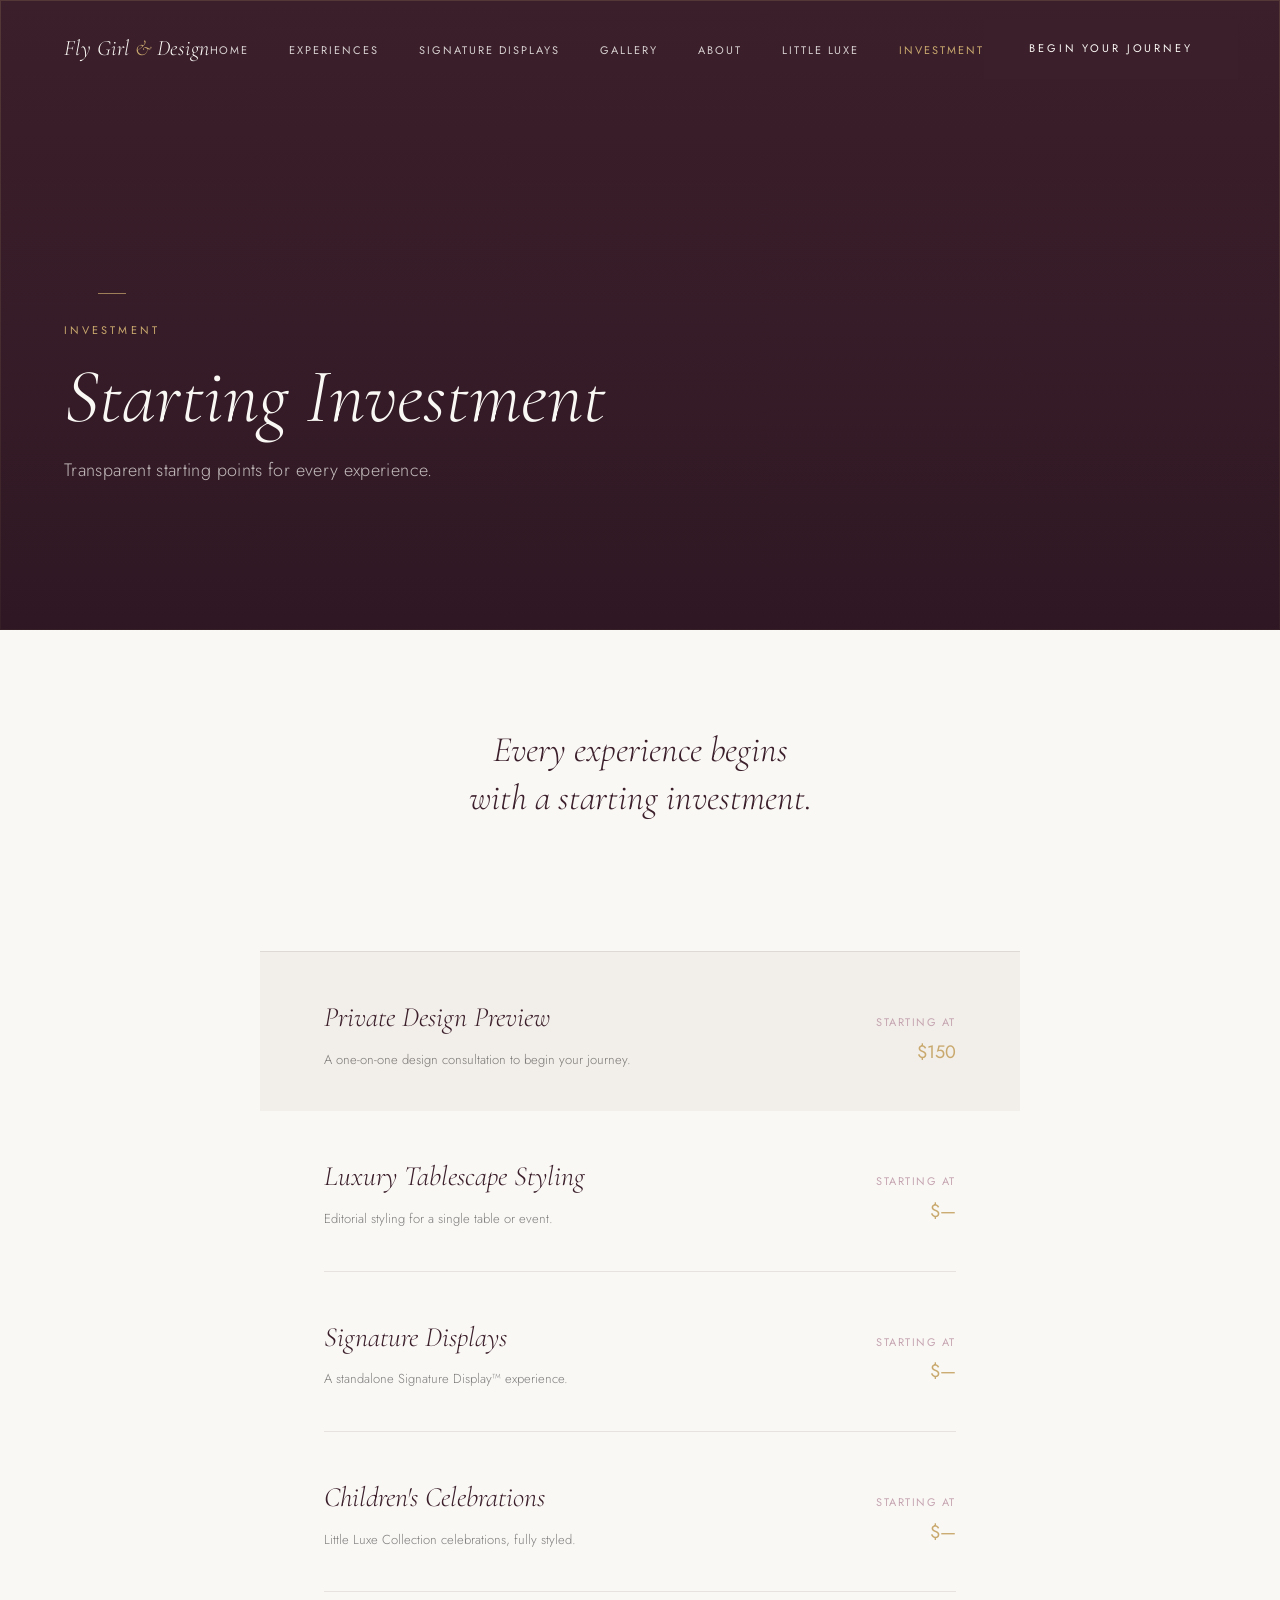
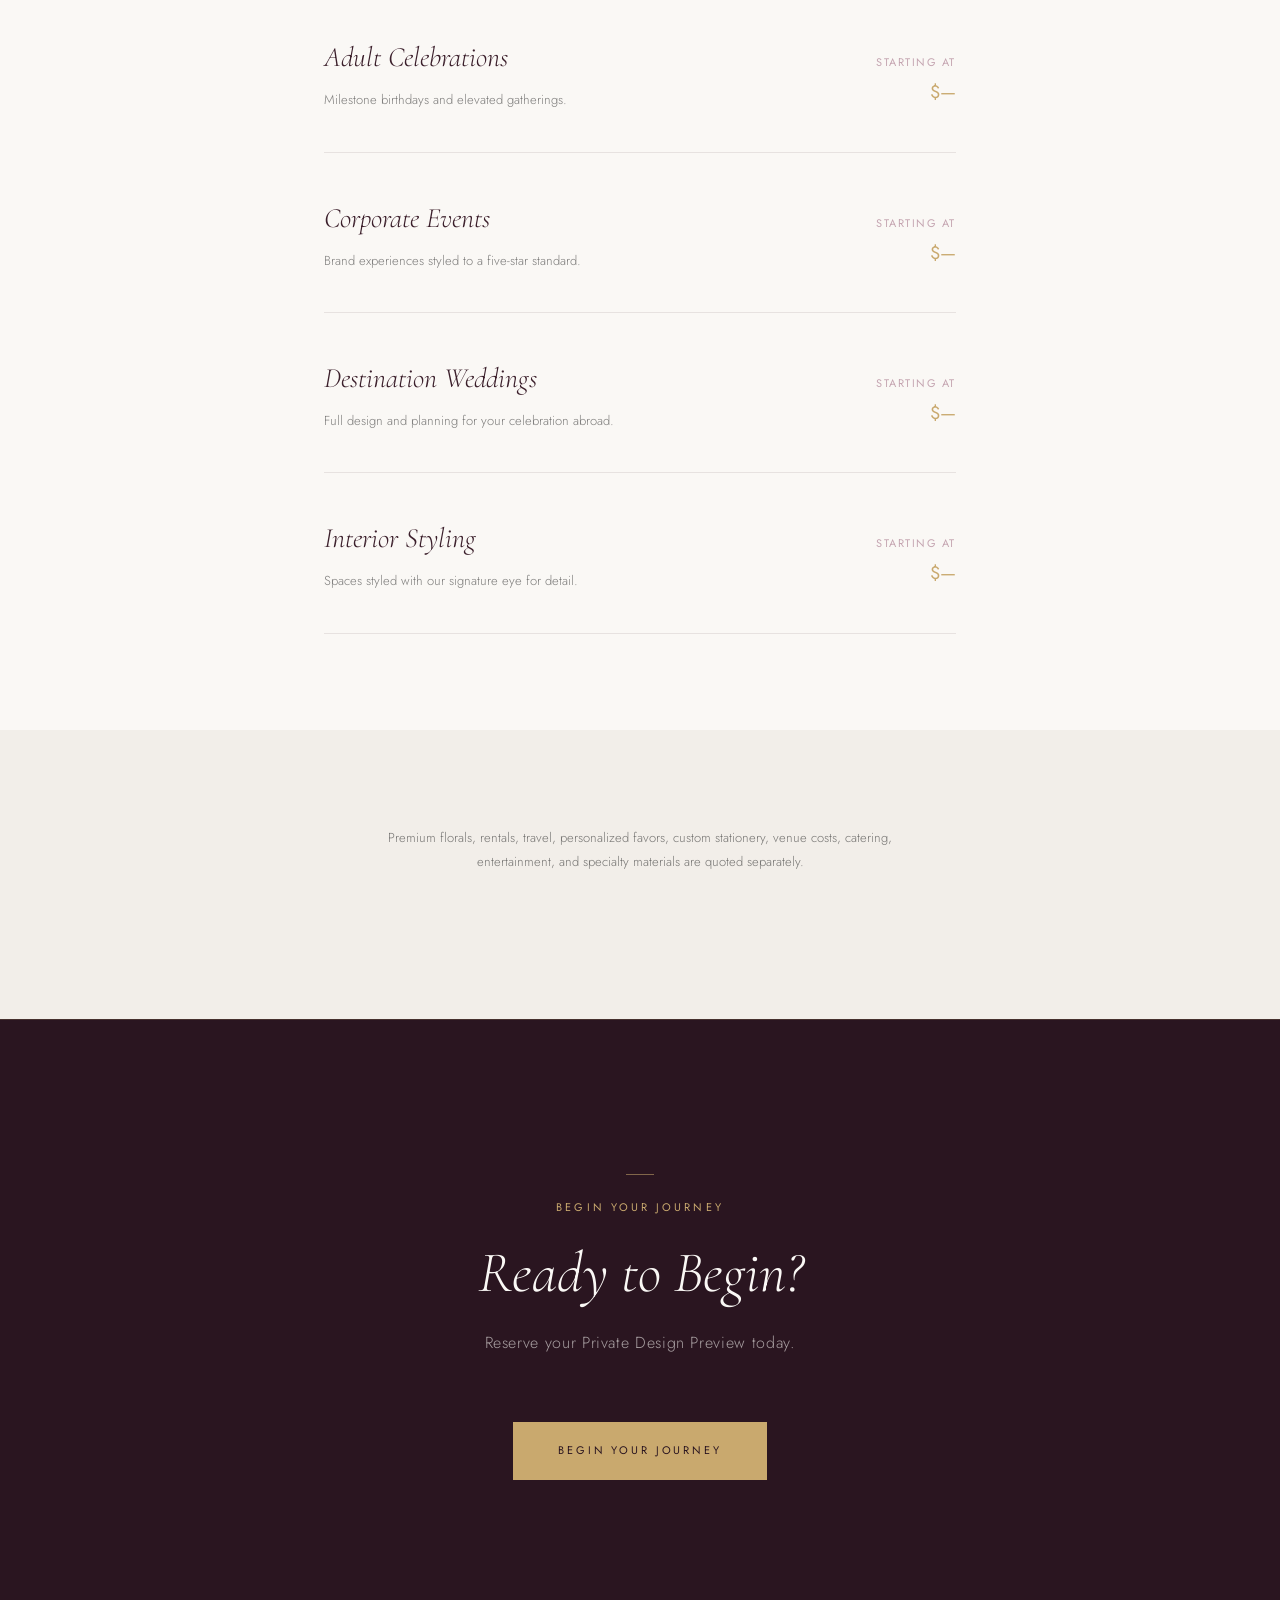
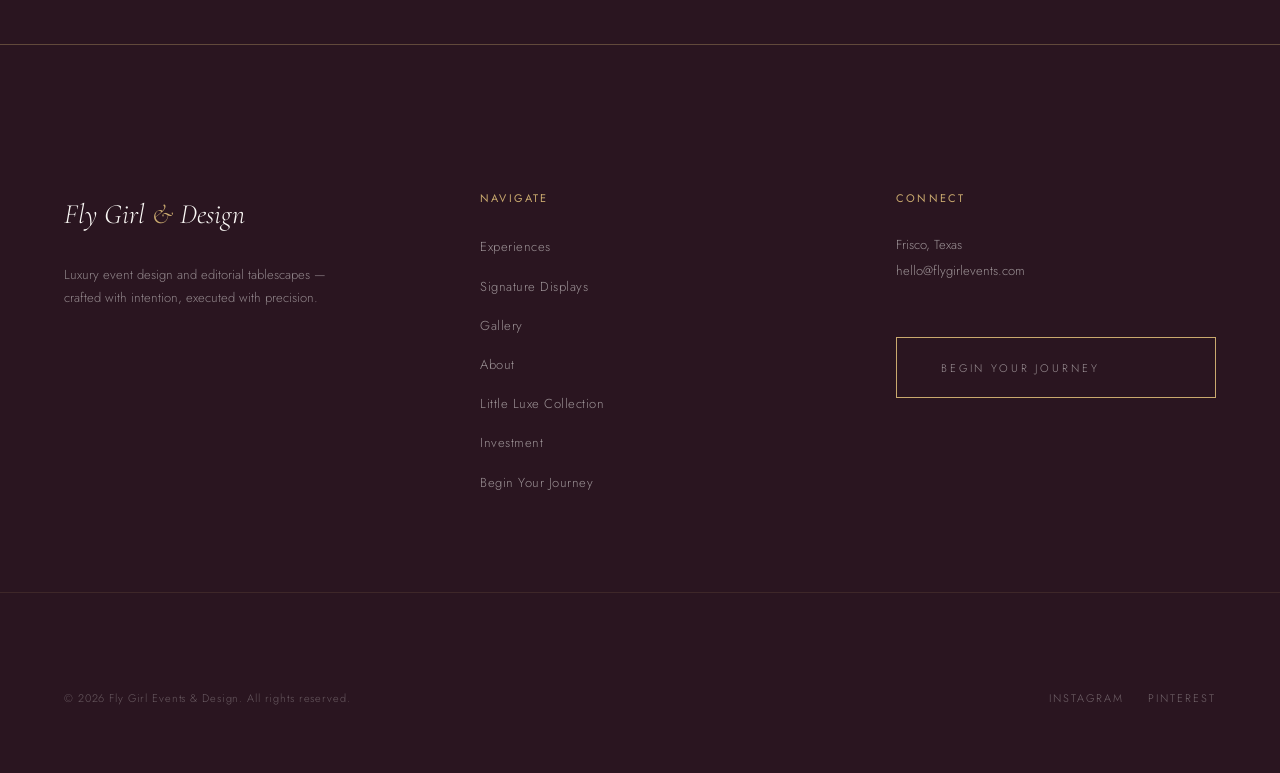
<file: investment.html>
<!DOCTYPE html>
<html lang="en">
<head>
  <meta charset="UTF-8" />
  <meta name="viewport" content="width=device-width, initial-scale=1.0" />
  <title>Investment | Luxury Event Design Pricing</title>
  <meta name="description" content="Starting investment for luxury event design, tablescapes, and destination celebrations by Fly Girl Events & Design." />
  <link rel="canonical" href="https://flygirl.events/investment.html" />

  <!-- Open Graph -->
  <meta property="og:type" content="website" />
  <meta property="og:site_name" content="Fly Girl Events & Design" />
  <meta property="og:title" content="Investment | Luxury Event Design Pricing" />
  <meta property="og:description" content="Transparent starting investment for luxury event design, tablescapes, and destination celebrations by Fly Girl Events & Design." />
  <meta property="og:url" content="https://flygirl.events/investment.html" />
  <meta property="og:image" content="https://flygirl.events/images/luxury-destination-wedding-ceremony-sunset.jpg" />
  <meta property="og:locale" content="en_US" />

  <!-- Twitter / X -->
  <meta name="twitter:card" content="summary_large_image" />
  <meta name="twitter:title" content="Investment | Luxury Event Design Pricing" />
  <meta name="twitter:description" content="Transparent starting investment for luxury event design, tablescapes, and destination celebrations by Fly Girl Events & Design." />
  <meta name="twitter:image" content="https://flygirl.events/images/luxury-destination-wedding-ceremony-sunset.jpg" />

  <!-- Favicons -->
  <link rel="icon" href="/icons/favicon.ico" sizes="any" />
  <link rel="icon" type="image/png" sizes="32x32" href="/icons/favicon-32.png" />
  <link rel="icon" type="image/png" sizes="16x16" href="/icons/favicon-16.png" />
  <link rel="apple-touch-icon" sizes="180x180" href="/icons/apple-touch-icon.png" />
  <link rel="manifest" href="/site.webmanifest" />
  <meta name="theme-color" content="#2A1520" />

  <link rel="preconnect" href="https://fonts.googleapis.com" />
  <link rel="preconnect" href="https://fonts.gstatic.com" crossorigin />
  <link href="https://fonts.googleapis.com/css2?family=Cormorant+Garamond:ital,wght@0,300;0,400;1,300;1,400&family=Jost:wght@300;400&display=swap" rel="stylesheet" />

  <!-- Structured data: Breadcrumb -->
  <script type="application/ld+json">
  {
    "@context": "https://schema.org",
    "@type": "BreadcrumbList",
    "itemListElement": [
      { "@type": "ListItem", "position": 1, "name": "Home", "item": "https://flygirl.events/" },
      { "@type": "ListItem", "position": 2, "name": "Investment", "item": "https://flygirl.events/investment.html" }
    ]
  }
  </script>

  <link rel="stylesheet" href="styles.css" />
  <style>
    /* ── INVESTMENT-SPECIFIC ──────────────────────────── */

    .inv-intro {
      padding-block: var(--space-2xl) var(--space-xl);
      text-align: center;
      background-color: var(--color-cream);
    }

    .inv-list {
      padding-block: var(--space-xl) var(--space-2xl);
      background-color: var(--color-cream);
    }

    .inv-row {
      display: grid;
      grid-template-columns: 1fr auto;
      align-items: baseline;
      gap: var(--space-lg);
      padding-block: var(--space-lg);
      border-bottom: 1px solid rgba(59, 31, 43, 0.1);
    }

    .inv-row:first-child {
      border-top: 1px solid rgba(59, 31, 43, 0.1);
    }

    .inv-row__name {
      font-family: var(--font-display);
      font-size: var(--text-2xl);
      font-weight: 300;
      font-style: italic;
      color: var(--color-plum);
      margin: 0;
    }

    .inv-row__desc {
      font-family: var(--font-body);
      font-size: var(--text-sm);
      font-weight: 300;
      color: rgba(44, 44, 44, 0.6);
      margin-top: 0.35rem;
      max-width: 480px;
    }

    .inv-row__price {
      font-family: var(--font-body);
      font-size: var(--text-lg);
      font-weight: 400;
      color: var(--color-gold);
      white-space: nowrap;
      text-align: right;
    }

    .inv-row__price span {
      display: block;
      font-size: var(--text-xs);
      letter-spacing: 0.14em;
      text-transform: uppercase;
      color: var(--color-mauve);
      font-weight: 400;
      margin-bottom: 0.2rem;
    }

    /* Featured row — Private Design Preview */
    .inv-row--featured {
      background-color: var(--color-mist);
      margin-inline: calc(var(--space-xl) * -1);
      padding-inline: var(--space-xl);
      border: none;
    }

    /* Note */
    .inv-note {
      padding-block: var(--space-2xl) var(--space-3xl);
      background-color: var(--color-mist);
      text-align: center;
    }

    .inv-note__inner {
      max-width: 640px;
      margin-inline: auto;
      padding-inline: var(--space-xl);
    }

    .inv-note p {
      font-family: var(--font-body);
      font-size: var(--text-sm);
      font-weight: 300;
      color: rgba(44, 44, 44, 0.62);
      line-height: 1.9;
    }

    @media (max-width: 640px) {
      .inv-row {
        grid-template-columns: 1fr;
      }
      .inv-row__price {
        text-align: left;
      }
      .inv-row--featured {
        margin-inline: calc(var(--space-xl) * -1);
      }
    }
  </style>
</head>
<body>

  <!-- ── NAVIGATION ──────────────────────────────────────── -->
  <nav class="site-nav site-nav--scrolled" role="navigation" aria-label="Main navigation">
    <a href="index.html" class="nav-logo">Fly Girl <span>&amp;</span> Design</a>
    <ul class="nav-links" role="list">
      <li><a href="index.html">Home</a></li>
      <li><a href="experiences.html">Experiences</a></li>
      <li><a href="signature-displays.html">Signature Displays</a></li>
      <li><a href="gallery.html">Gallery</a></li>
      <li><a href="about.html">About</a></li>
      <li><a href="little-luxe-collection.html">Little Luxe</a></li>
      <li><a href="investment.html">Investment</a></li>
    </ul>
    <a href="begin-your-journey.html" class="btn-primary nav-cta">Begin Your Journey</a>
    <button class="nav-toggle" aria-label="Open menu" aria-expanded="false">
      <span></span><span></span><span></span>
    </button>
  </nav>

  <div class="nav-mobile" role="dialog" aria-modal="true" aria-label="Navigation menu">
    <button class="nav-mobile-close" aria-label="Close menu">✕</button>
    <a href="index.html">Home</a>
    <a href="experiences.html">Experiences</a>
    <a href="signature-displays.html">Signature Displays</a>
    <a href="gallery.html">Gallery</a>
    <a href="about.html">About</a>
    <a href="little-luxe-collection.html">Little Luxe</a>
    <a href="investment.html">Investment</a>
    <a href="begin-your-journey.html">Begin Your Journey</a>
  </div>

  <!-- ── PAGE HERO ───────────────────────────────────────── -->
  <main>
  <header class="page-hero">
    <div class="page-hero__image img-placeholder" role="img" aria-label="Luxury event investment"></div>
    <div class="page-hero__overlay"></div>
    <div class="page-hero__content">
      <span class="page-hero__eyebrow">Investment</span>
      <h1 class="page-hero__title">Starting Investment</h1>
      <p class="page-hero__subtitle">Transparent starting points for every experience.</p>
    </div>
  </header>

  <!-- ── INTRO ───────────────────────────────────────────── -->
  <section class="inv-intro">
    <p class="intro-statement__text fade-in" style="font-size: clamp(1.5rem, 2.8vw, 2.25rem);">
      Every experience begins<br>with a starting investment.
    </p>
  </section>

  <!-- ── INVESTMENT LIST ──────────────────────────────────── -->
  <section class="inv-list">
    <div class="container--narrow">

      <div class="inv-row inv-row--featured fade-in">
        <div>
          <h2 class="inv-row__name">Private Design Preview</h2>
          <div class="inv-row__desc">A one-on-one design consultation to begin your journey.</div>
        </div>
        <div class="inv-row__price"><span>Starting At</span>$150</div>
      </div>

      <div class="inv-row fade-in">
        <div>
          <h2 class="inv-row__name">Luxury Tablescape Styling</h2>
          <div class="inv-row__desc">Editorial styling for a single table or event.</div>
        </div>
        <div class="inv-row__price"><span>Starting At</span>$—</div>
      </div>

      <div class="inv-row fade-in">
        <div>
          <h2 class="inv-row__name">Signature Displays</h2>
          <div class="inv-row__desc">A standalone Signature Display™ experience.</div>
        </div>
        <div class="inv-row__price"><span>Starting At</span>$—</div>
      </div>

      <div class="inv-row fade-in">
        <div>
          <h2 class="inv-row__name">Children's Celebrations</h2>
          <div class="inv-row__desc">Little Luxe Collection celebrations, fully styled.</div>
        </div>
        <div class="inv-row__price"><span>Starting At</span>$—</div>
      </div>

      <div class="inv-row fade-in">
        <div>
          <h2 class="inv-row__name">Adult Celebrations</h2>
          <div class="inv-row__desc">Milestone birthdays and elevated gatherings.</div>
        </div>
        <div class="inv-row__price"><span>Starting At</span>$—</div>
      </div>

      <div class="inv-row fade-in">
        <div>
          <h2 class="inv-row__name">Corporate Events</h2>
          <div class="inv-row__desc">Brand experiences styled to a five-star standard.</div>
        </div>
        <div class="inv-row__price"><span>Starting At</span>$—</div>
      </div>

      <div class="inv-row fade-in">
        <div>
          <h2 class="inv-row__name">Destination Weddings</h2>
          <div class="inv-row__desc">Full design and planning for your celebration abroad.</div>
        </div>
        <div class="inv-row__price"><span>Starting At</span>$—</div>
      </div>

      <div class="inv-row fade-in">
        <div>
          <h2 class="inv-row__name">Interior Styling</h2>
          <div class="inv-row__desc">Spaces styled with our signature eye for detail.</div>
        </div>
        <div class="inv-row__price"><span>Starting At</span>$—</div>
      </div>

    </div>
  </section>

  <!-- ── NOTE ────────────────────────────────────────────── -->
  <section class="inv-note">
    <div class="inv-note__inner">
      <p class="fade-in">Premium florals, rentals, travel, personalized favors, custom stationery, venue costs, catering, entertainment, and specialty materials are quoted separately.</p>
    </div>
  </section>

  <!-- ── CLOSING CTA ─────────────────────────────────────── -->
  <section class="closing-cta">
    <div class="closing-cta__bg" aria-hidden="true"></div>
    <div class="closing-cta__content">
      <span class="eyebrow fade-in">Begin Your Journey</span>
      <h2 class="closing-cta__heading fade-in fade-in--delay-1">Ready to Begin?</h2>
      <p class="fade-in fade-in--delay-2">Reserve your Private Design Preview today.</p>
      <div class="fade-in fade-in--delay-3">
        <a href="begin-your-journey.html" class="btn-primary btn-primary--light">Begin Your Journey</a>
      </div>
    </div>
  </section>

  </main>

  <!-- ── FOOTER ──────────────────────────────────────────── -->
  <footer class="site-footer" role="contentinfo">
    <div class="footer-inner">
      <div class="footer-brand">
        <span class="footer-logo">Fly Girl <span>&amp;</span> Design</span>
        <p>Luxury event design and editorial tablescapes — crafted with intention, executed with precision.</p>
      </div>
      <div class="footer-nav-col">
        <h4>Navigate</h4>
        <ul>
          <li><a href="experiences.html">Experiences</a></li>
          <li><a href="signature-displays.html">Signature Displays</a></li>
          <li><a href="gallery.html">Gallery</a></li>
          <li><a href="about.html">About</a></li>
          <li><a href="little-luxe-collection.html">Little Luxe Collection</a></li>
          <li><a href="investment.html">Investment</a></li>
          <li><a href="begin-your-journey.html">Begin Your Journey</a></li>
        </ul>
      </div>
      <div class="footer-contact">
        <h4>Connect</h4>
        <p>Frisco, Texas</p>
        <a href="mailto:hello@flygirlevents.com">hello@flygirlevents.com</a>
        <br>
        <a href="begin-your-journey.html" class="btn-secondary" style="margin-top:1.5rem; font-size: 0.6875rem;">Begin Your Journey</a>
      </div>
    </div>
    <div class="footer-bottom">
      <p>&copy; 2026 Fly Girl Events &amp; Design. All rights reserved.</p>
      <div class="footer-social">
        <a href="#" aria-label="Instagram">Instagram</a>
        <a href="#" aria-label="Pinterest">Pinterest</a>
      </div>
    </div>
  </footer>

  <script src="main.js"></script>
</body>
</html>
</file>
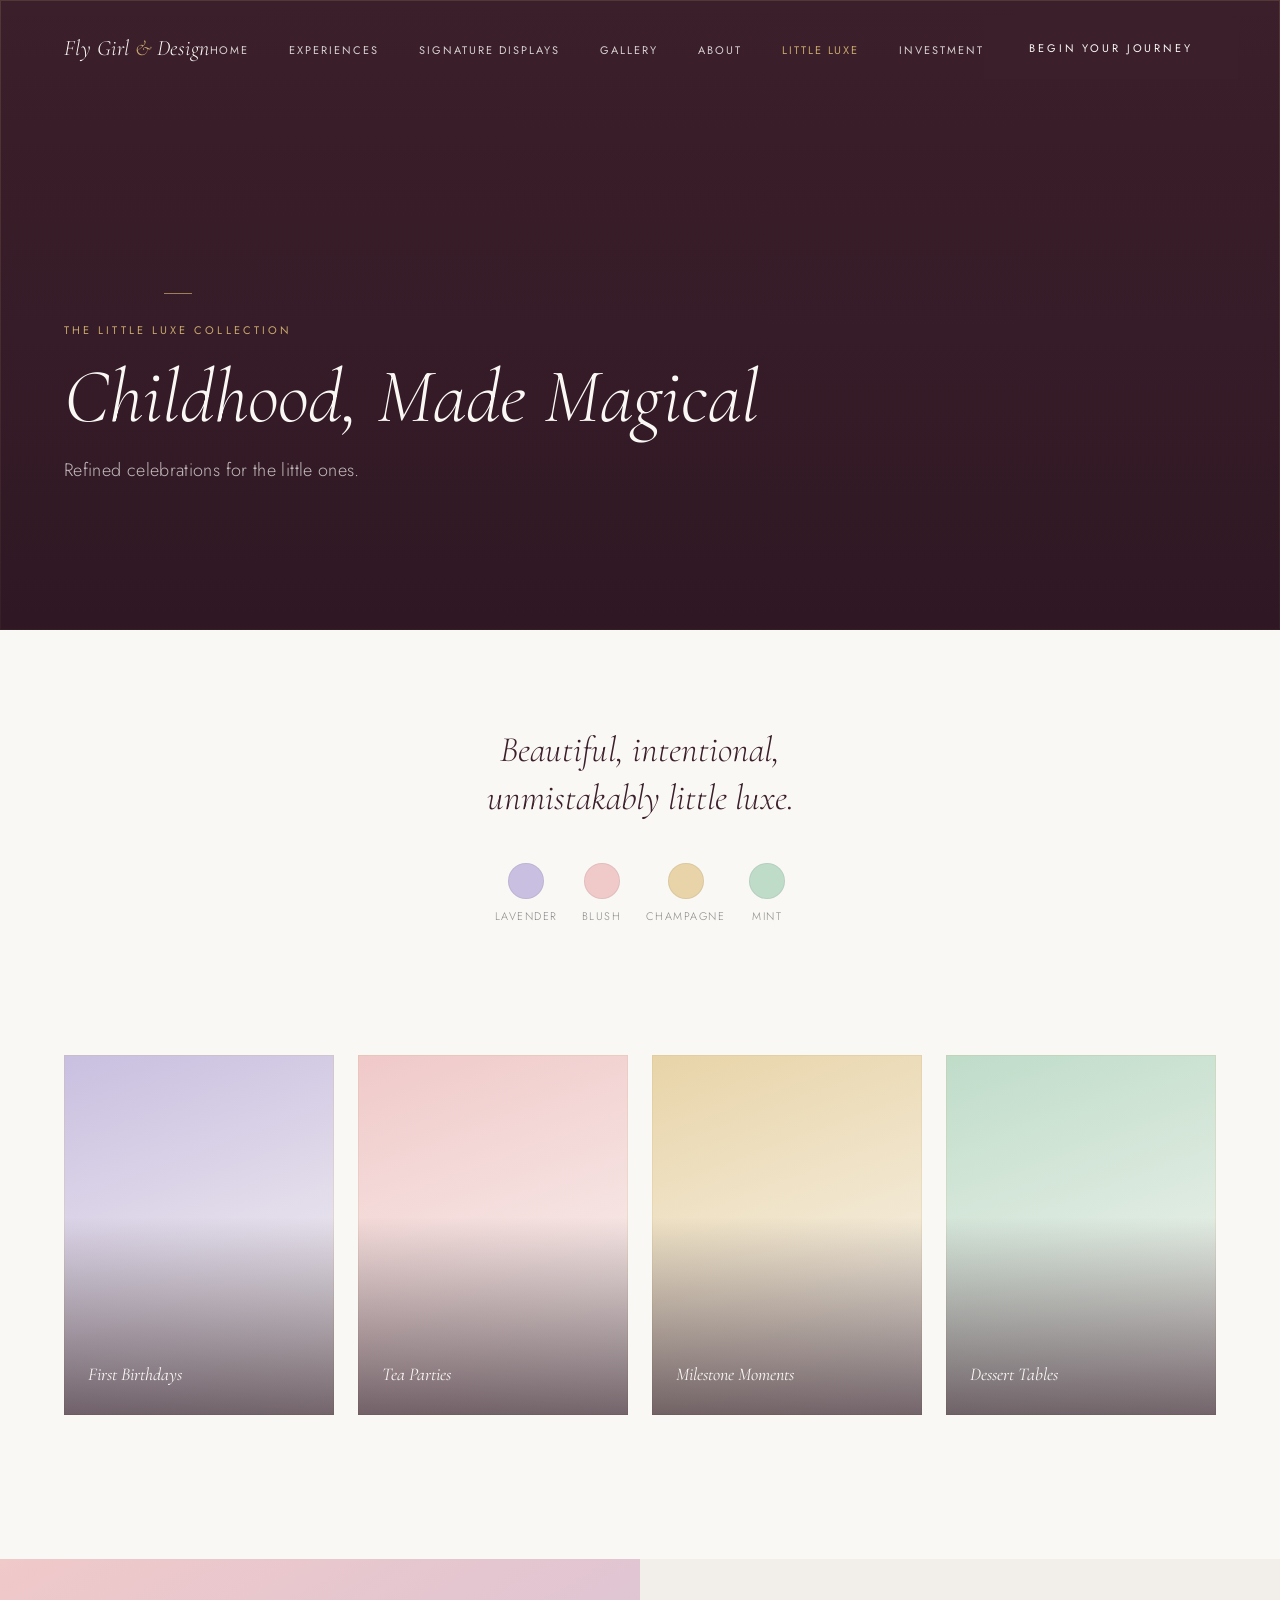
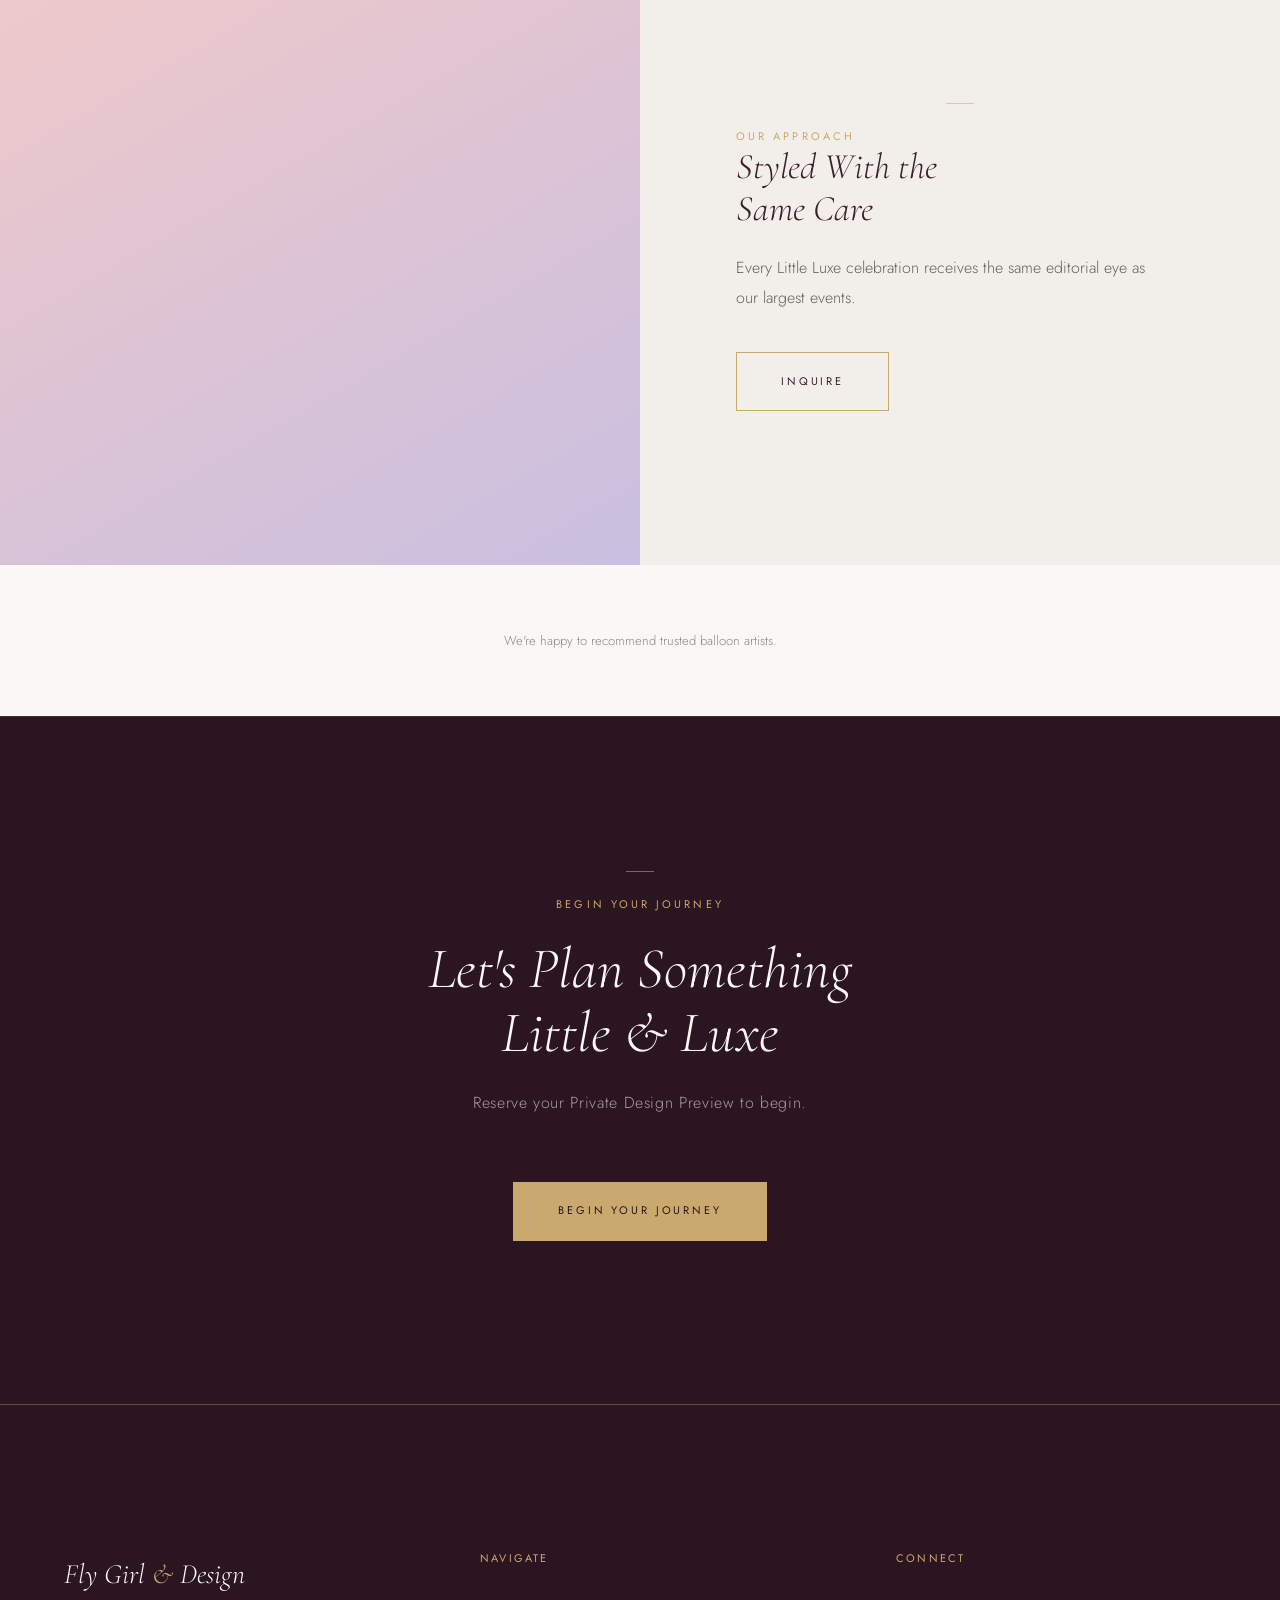
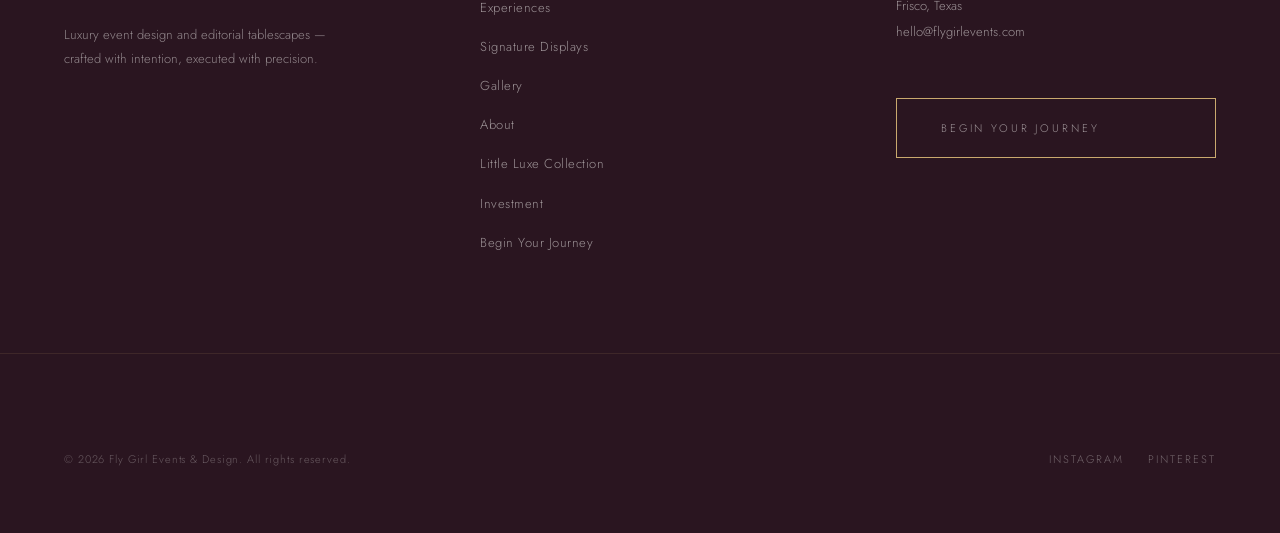
<file: little-luxe-collection.html>
<!DOCTYPE html>
<html lang="en">
<head>
  <meta charset="UTF-8" />
  <meta name="viewport" content="width=device-width, initial-scale=1.0" />
  <title>Luxury Children's Celebrations | The Little Luxe Collection</title>
  <meta name="description" content="The Little Luxe Collection — refined, editorial celebrations for children, by Fly Girl Events & Design in Frisco, Texas." />
  <link rel="canonical" href="https://flygirl.events/little-luxe-collection.html" />

  <!-- Open Graph -->
  <meta property="og:type" content="website" />
  <meta property="og:site_name" content="Fly Girl Events & Design" />
  <meta property="og:title" content="Luxury Children's Celebrations | The Little Luxe Collection" />
  <meta property="og:description" content="Refined, beautiful celebrations for children, by Fly Girl Events & Design." />
  <meta property="og:url" content="https://flygirl.events/little-luxe-collection.html" />
  <meta property="og:image" content="https://flygirl.events/images/luxury-destination-wedding-ceremony-sunset.jpg" />
  <meta property="og:locale" content="en_US" />

  <!-- Twitter / X -->
  <meta name="twitter:card" content="summary_large_image" />
  <meta name="twitter:title" content="Luxury Children's Celebrations | The Little Luxe Collection" />
  <meta name="twitter:description" content="Refined, beautiful celebrations for children, by Fly Girl Events & Design." />
  <meta name="twitter:image" content="https://flygirl.events/images/luxury-destination-wedding-ceremony-sunset.jpg" />

  <!-- Favicons -->
  <link rel="icon" href="/icons/favicon.ico" sizes="any" />
  <link rel="icon" type="image/png" sizes="32x32" href="/icons/favicon-32.png" />
  <link rel="icon" type="image/png" sizes="16x16" href="/icons/favicon-16.png" />
  <link rel="apple-touch-icon" sizes="180x180" href="/icons/apple-touch-icon.png" />
  <link rel="manifest" href="/site.webmanifest" />
  <meta name="theme-color" content="#2A1520" />

  <link rel="preconnect" href="https://fonts.googleapis.com" />
  <link rel="preconnect" href="https://fonts.gstatic.com" crossorigin />
  <link href="https://fonts.googleapis.com/css2?family=Cormorant+Garamond:ital,wght@0,300;0,400;1,300;1,400&family=Jost:wght@300;400&display=swap" rel="stylesheet" />

  <!-- Structured data: Breadcrumb -->
  <script type="application/ld+json">
  {
    "@context": "https://schema.org",
    "@type": "BreadcrumbList",
    "itemListElement": [
      { "@type": "ListItem", "position": 1, "name": "Home", "item": "https://flygirl.events/" },
      { "@type": "ListItem", "position": 2, "name": "The Little Luxe Collection", "item": "https://flygirl.events/little-luxe-collection.html" }
    ]
  }
  </script>

  <link rel="stylesheet" href="styles.css" />
  <style>
    /* ── LITTLE LUXE-SPECIFIC ──────────────────────────── */
    /* Soft sub-palette, used only as accent chips — brand system unchanged */
    :root {
      --ll-lavender:  #C9BFE0;
      --ll-blush:     #F0C9C9;
      --ll-champagne: #E8D4A8;
      --ll-mint:      #BFDCC9;
    }

    .ll-intro {
      padding-block: var(--space-2xl) var(--space-xl);
      text-align: center;
      background-color: var(--color-cream);
    }

    /* Palette chips */
    .ll-palette {
      display: flex;
      justify-content: center;
      gap: var(--space-md);
      margin-top: var(--space-lg);
    }

    .ll-chip {
      display: flex;
      flex-direction: column;
      align-items: center;
      gap: 0.5rem;
    }

    .ll-chip__swatch {
      width: 36px;
      height: 36px;
      border-radius: 50%;
      border: 1px solid rgba(0,0,0,0.06);
    }

    .ll-chip--lavender  .ll-chip__swatch { background: var(--ll-lavender); }
    .ll-chip--blush     .ll-chip__swatch { background: var(--ll-blush); }
    .ll-chip--champagne .ll-chip__swatch { background: var(--ll-champagne); }
    .ll-chip--mint       .ll-chip__swatch { background: var(--ll-mint); }

    .ll-chip span {
      font-family: var(--font-body);
      font-size: var(--text-xs);
      letter-spacing: 0.14em;
      text-transform: uppercase;
      color: var(--color-charcoal);
      opacity: 0.55;
    }

    /* Category grid */
    .ll-categories {
      padding-block: var(--space-xl) var(--space-3xl);
      background-color: var(--color-cream);
    }

    .ll-grid {
      display: grid;
      grid-template-columns: repeat(4, 1fr);
      gap: var(--space-md);
    }

    .ll-card {
      position: relative;
      overflow: hidden;
      aspect-ratio: 3/4;
      display: block;
    }

    .ll-card__image {
      width: 100%;
      height: 100%;
      object-fit: cover;
      transition: transform var(--duration-slow) var(--ease-luxury);
    }

    .ll-card:hover .ll-card__image {
      transform: scale(1.05);
    }

    .ll-card--lavender  .ll-card__image { background: linear-gradient(160deg, var(--ll-lavender), #FAF8F5); }
    .ll-card--blush     .ll-card__image { background: linear-gradient(160deg, var(--ll-blush), #FAF8F5); }
    .ll-card--champagne .ll-card__image { background: linear-gradient(160deg, var(--ll-champagne), #FAF8F5); }
    .ll-card--mint       .ll-card__image { background: linear-gradient(160deg, var(--ll-mint), #FAF8F5); }

    .ll-card__overlay {
      position: absolute;
      inset: 0;
      background: linear-gradient(to top, rgba(42, 21, 32, 0.65) 0%, transparent 55%);
    }

    .ll-card__content {
      position: absolute;
      bottom: 0;
      left: 0;
      right: 0;
      padding: var(--space-md);
    }

    .ll-card__content h2 {
      font-family: var(--font-display);
      font-size: var(--text-lg);
      font-weight: 400;
      font-style: italic;
      color: var(--color-cream);
    }

    /* Feature editorial band */
    .ll-feature {
      display: grid;
      grid-template-columns: 1fr 1fr;
      min-height: 520px;
      background-color: var(--color-mist);
    }

    .ll-feature__image {
      background: linear-gradient(150deg, var(--ll-blush), var(--ll-lavender));
      min-height: 520px;
    }

    .ll-feature__content {
      display: flex;
      flex-direction: column;
      justify-content: center;
      padding: var(--space-3xl) var(--space-2xl);
    }

    .ll-feature__content .section-heading { margin-bottom: var(--space-md); }
    .ll-feature__content p {
      font-family: var(--font-body);
      font-weight: 300;
      color: rgba(44, 44, 44, 0.72);
      max-width: 420px;
      line-height: 1.85;
      margin-bottom: var(--space-lg);
    }

    /* Note */
    .ll-note {
      padding-block: var(--space-xl);
      text-align: center;
      background-color: var(--color-cream);
    }

    .ll-note p {
      font-family: var(--font-body);
      font-size: var(--text-sm);
      font-weight: 300;
      color: rgba(44, 44, 44, 0.55);
      max-width: 480px;
      margin-inline: auto;
      line-height: 1.8;
    }

    @media (max-width: 900px) {
      .ll-grid { grid-template-columns: repeat(2, 1fr); }
      .ll-feature { grid-template-columns: 1fr; }
      .ll-feature__image { min-height: 360px; }
    }

    @media (max-width: 600px) {
      .ll-palette { flex-wrap: wrap; }
    }
  </style>
</head>
<body>

  <!-- ── NAVIGATION ──────────────────────────────────────── -->
  <nav class="site-nav site-nav--scrolled" role="navigation" aria-label="Main navigation">
    <a href="index.html" class="nav-logo">Fly Girl <span>&amp;</span> Design</a>
    <ul class="nav-links" role="list">
      <li><a href="index.html">Home</a></li>
      <li><a href="experiences.html">Experiences</a></li>
      <li><a href="signature-displays.html">Signature Displays</a></li>
      <li><a href="gallery.html">Gallery</a></li>
      <li><a href="about.html">About</a></li>
      <li><a href="little-luxe-collection.html">Little Luxe</a></li>
      <li><a href="investment.html">Investment</a></li>
    </ul>
    <a href="begin-your-journey.html" class="btn-primary nav-cta">Begin Your Journey</a>
    <button class="nav-toggle" aria-label="Open menu" aria-expanded="false">
      <span></span><span></span><span></span>
    </button>
  </nav>

  <div class="nav-mobile" role="dialog" aria-modal="true" aria-label="Navigation menu">
    <button class="nav-mobile-close" aria-label="Close menu">✕</button>
    <a href="index.html">Home</a>
    <a href="experiences.html">Experiences</a>
    <a href="signature-displays.html">Signature Displays</a>
    <a href="gallery.html">Gallery</a>
    <a href="about.html">About</a>
    <a href="little-luxe-collection.html">Little Luxe</a>
    <a href="investment.html">Investment</a>
    <a href="begin-your-journey.html">Begin Your Journey</a>
  </div>

  <!-- ── PAGE HERO ───────────────────────────────────────── -->
  <main>
  <header class="page-hero">
    <div class="page-hero__image img-placeholder" role="img" aria-label="The Little Luxe Collection celebration"></div>
    <div class="page-hero__overlay"></div>
    <div class="page-hero__content">
      <span class="page-hero__eyebrow">The Little Luxe Collection</span>
      <h1 class="page-hero__title">Childhood, Made Magical</h1>
      <p class="page-hero__subtitle">Refined celebrations for the little ones.</p>
    </div>
  </header>

  <!-- ── INTRO + PALETTE ──────────────────────────────────── -->
  <section class="ll-intro">
    <p class="intro-statement__text fade-in" style="font-size: clamp(1.5rem, 2.8vw, 2.25rem);">
      Beautiful, intentional,<br>unmistakably little luxe.
    </p>

    <div class="ll-palette fade-in fade-in--delay-1">
      <div class="ll-chip ll-chip--lavender"><div class="ll-chip__swatch"></div><span>Lavender</span></div>
      <div class="ll-chip ll-chip--blush"><div class="ll-chip__swatch"></div><span>Blush</span></div>
      <div class="ll-chip ll-chip--champagne"><div class="ll-chip__swatch"></div><span>Champagne</span></div>
      <div class="ll-chip ll-chip--mint"><div class="ll-chip__swatch"></div><span>Mint</span></div>
    </div>
  </section>

  <!-- ── CATEGORY GRID ────────────────────────────────────── -->
  <section class="ll-categories">
    <div class="container">
      <div class="ll-grid">
        <a href="begin-your-journey.html" class="ll-card ll-card--lavender fade-in">
          <div class="ll-card__image img-placeholder" role="img" aria-label="First birthday celebration"></div>
          <div class="ll-card__overlay"></div>
          <div class="ll-card__content"><h2>First Birthdays</h2></div>
        </a>
        <a href="begin-your-journey.html" class="ll-card ll-card--blush fade-in fade-in--delay-1">
          <div class="ll-card__image img-placeholder" role="img" aria-label="Tea party celebration"></div>
          <div class="ll-card__overlay"></div>
          <div class="ll-card__content"><h2>Tea Parties</h2></div>
        </a>
        <a href="begin-your-journey.html" class="ll-card ll-card--champagne fade-in fade-in--delay-2">
          <div class="ll-card__image img-placeholder" role="img" aria-label="Milestone celebration"></div>
          <div class="ll-card__overlay"></div>
          <div class="ll-card__content"><h2>Milestone Moments</h2></div>
        </a>
        <a href="begin-your-journey.html" class="ll-card ll-card--mint fade-in fade-in--delay-3">
          <div class="ll-card__image img-placeholder" role="img" aria-label="Dessert table styling"></div>
          <div class="ll-card__overlay"></div>
          <div class="ll-card__content"><h2>Dessert Tables</h2></div>
        </a>
      </div>
    </div>
  </section>

  <!-- ── FEATURE BAND ─────────────────────────────────────── -->
  <section class="ll-feature">
    <div class="ll-feature__image fade-in" role="img" aria-label="Little Luxe styled celebration"></div>
    <div class="ll-feature__content">
      <span class="eyebrow fade-in">Our Approach</span>
      <h2 class="section-heading fade-in fade-in--delay-1">Styled With the<br>Same Care</h2>
      <p class="fade-in fade-in--delay-2">Every Little Luxe celebration receives the same editorial eye as our largest events.</p>
      <div class="fade-in fade-in--delay-3">
        <a href="begin-your-journey.html" class="btn-secondary">Inquire</a>
      </div>
    </div>
  </section>

  <!-- ── NOTE ────────────────────────────────────────────── -->
  <section class="ll-note">
    <p class="fade-in">We're happy to recommend trusted balloon artists.</p>
  </section>

  <!-- ── CLOSING CTA ─────────────────────────────────────── -->
  <section class="closing-cta">
    <div class="closing-cta__bg" aria-hidden="true"></div>
    <div class="closing-cta__content">
      <span class="eyebrow fade-in">Begin Your Journey</span>
      <h2 class="closing-cta__heading fade-in fade-in--delay-1">Let's Plan Something<br>Little &amp; Luxe</h2>
      <p class="fade-in fade-in--delay-2">Reserve your Private Design Preview to begin.</p>
      <div class="fade-in fade-in--delay-3">
        <a href="begin-your-journey.html" class="btn-primary btn-primary--light">Begin Your Journey</a>
      </div>
    </div>
  </section>

  </main>

  <!-- ── FOOTER ──────────────────────────────────────────── -->
  <footer class="site-footer" role="contentinfo">
    <div class="footer-inner">
      <div class="footer-brand">
        <span class="footer-logo">Fly Girl <span>&amp;</span> Design</span>
        <p>Luxury event design and editorial tablescapes — crafted with intention, executed with precision.</p>
      </div>
      <div class="footer-nav-col">
        <h4>Navigate</h4>
        <ul>
          <li><a href="experiences.html">Experiences</a></li>
          <li><a href="signature-displays.html">Signature Displays</a></li>
          <li><a href="gallery.html">Gallery</a></li>
          <li><a href="about.html">About</a></li>
          <li><a href="little-luxe-collection.html">Little Luxe Collection</a></li>
          <li><a href="investment.html">Investment</a></li>
          <li><a href="begin-your-journey.html">Begin Your Journey</a></li>
        </ul>
      </div>
      <div class="footer-contact">
        <h4>Connect</h4>
        <p>Frisco, Texas</p>
        <a href="mailto:hello@flygirlevents.com">hello@flygirlevents.com</a>
        <br>
        <a href="begin-your-journey.html" class="btn-secondary" style="margin-top:1.5rem; font-size: 0.6875rem;">Begin Your Journey</a>
      </div>
    </div>
    <div class="footer-bottom">
      <p>&copy; 2026 Fly Girl Events &amp; Design. All rights reserved.</p>
      <div class="footer-social">
        <a href="#" aria-label="Instagram">Instagram</a>
        <a href="#" aria-label="Pinterest">Pinterest</a>
      </div>
    </div>
  </footer>

  <script src="main.js"></script>
</body>
</html>
</file>
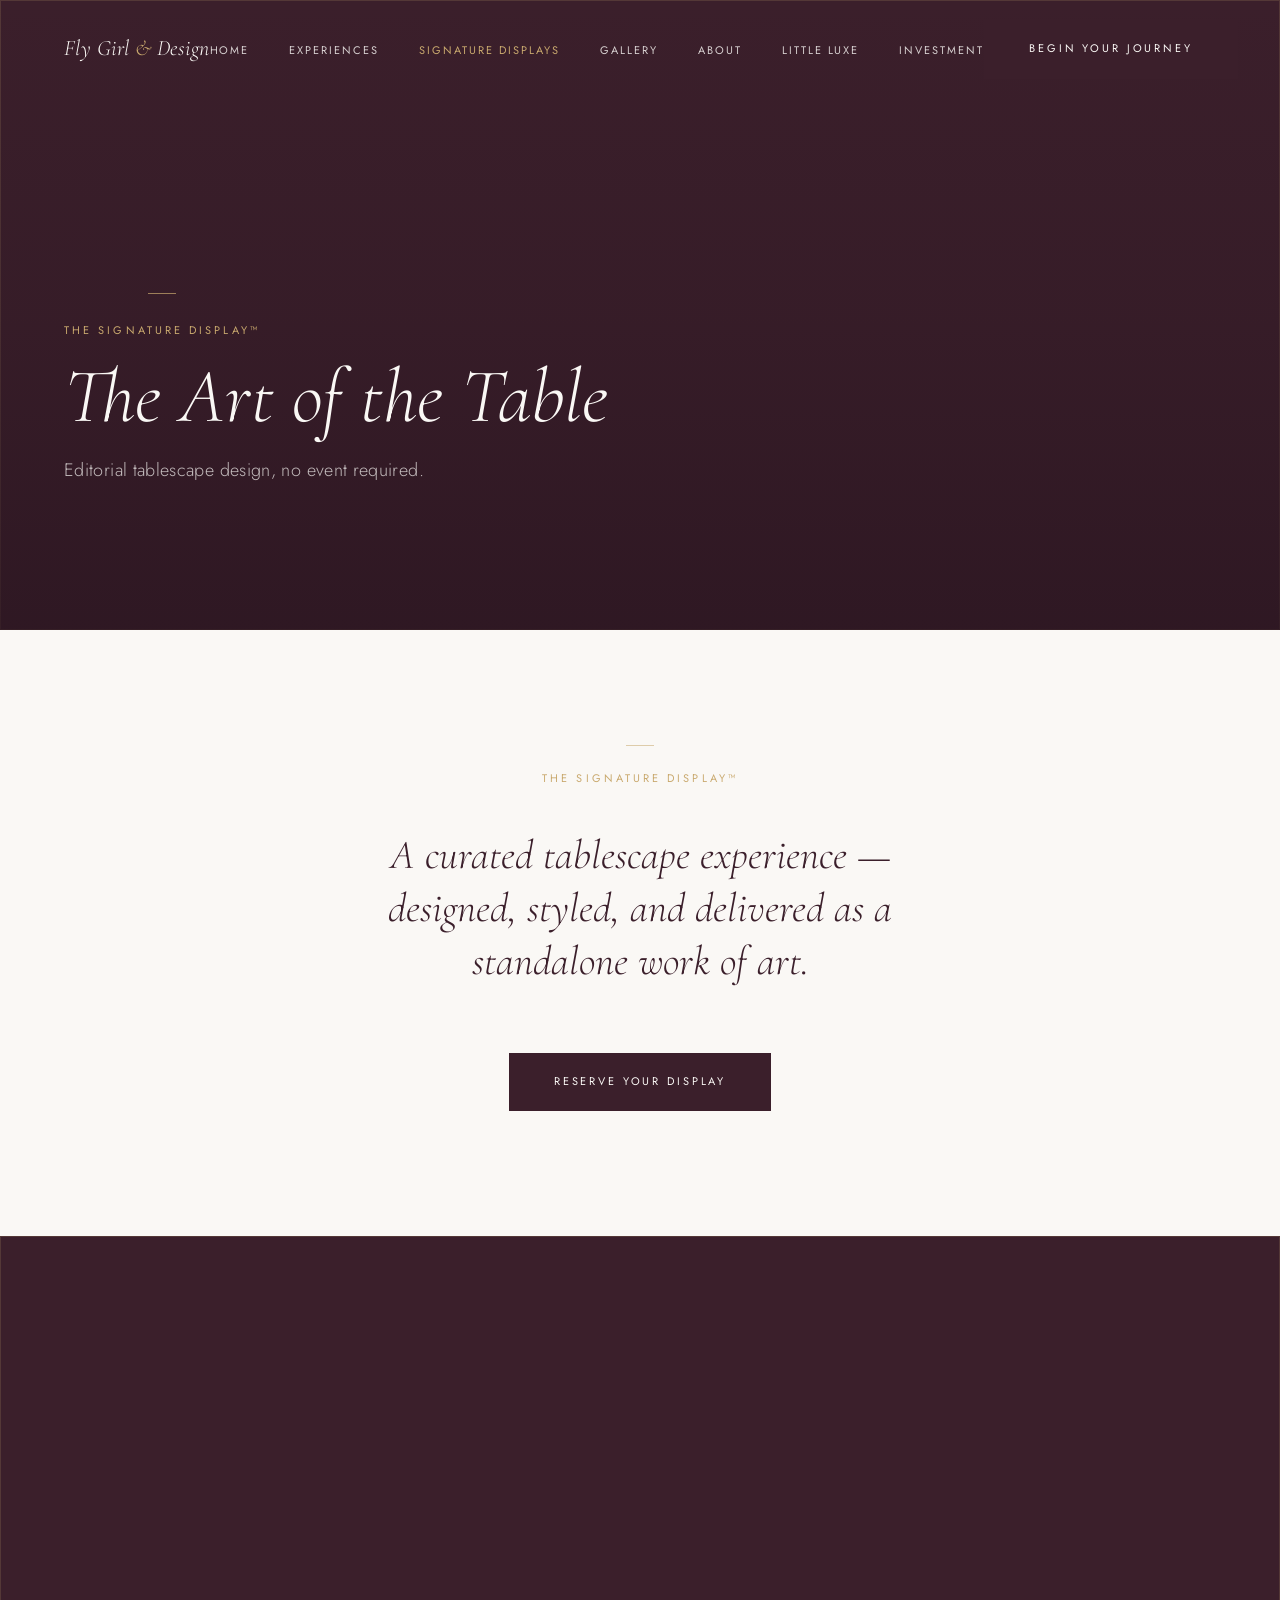
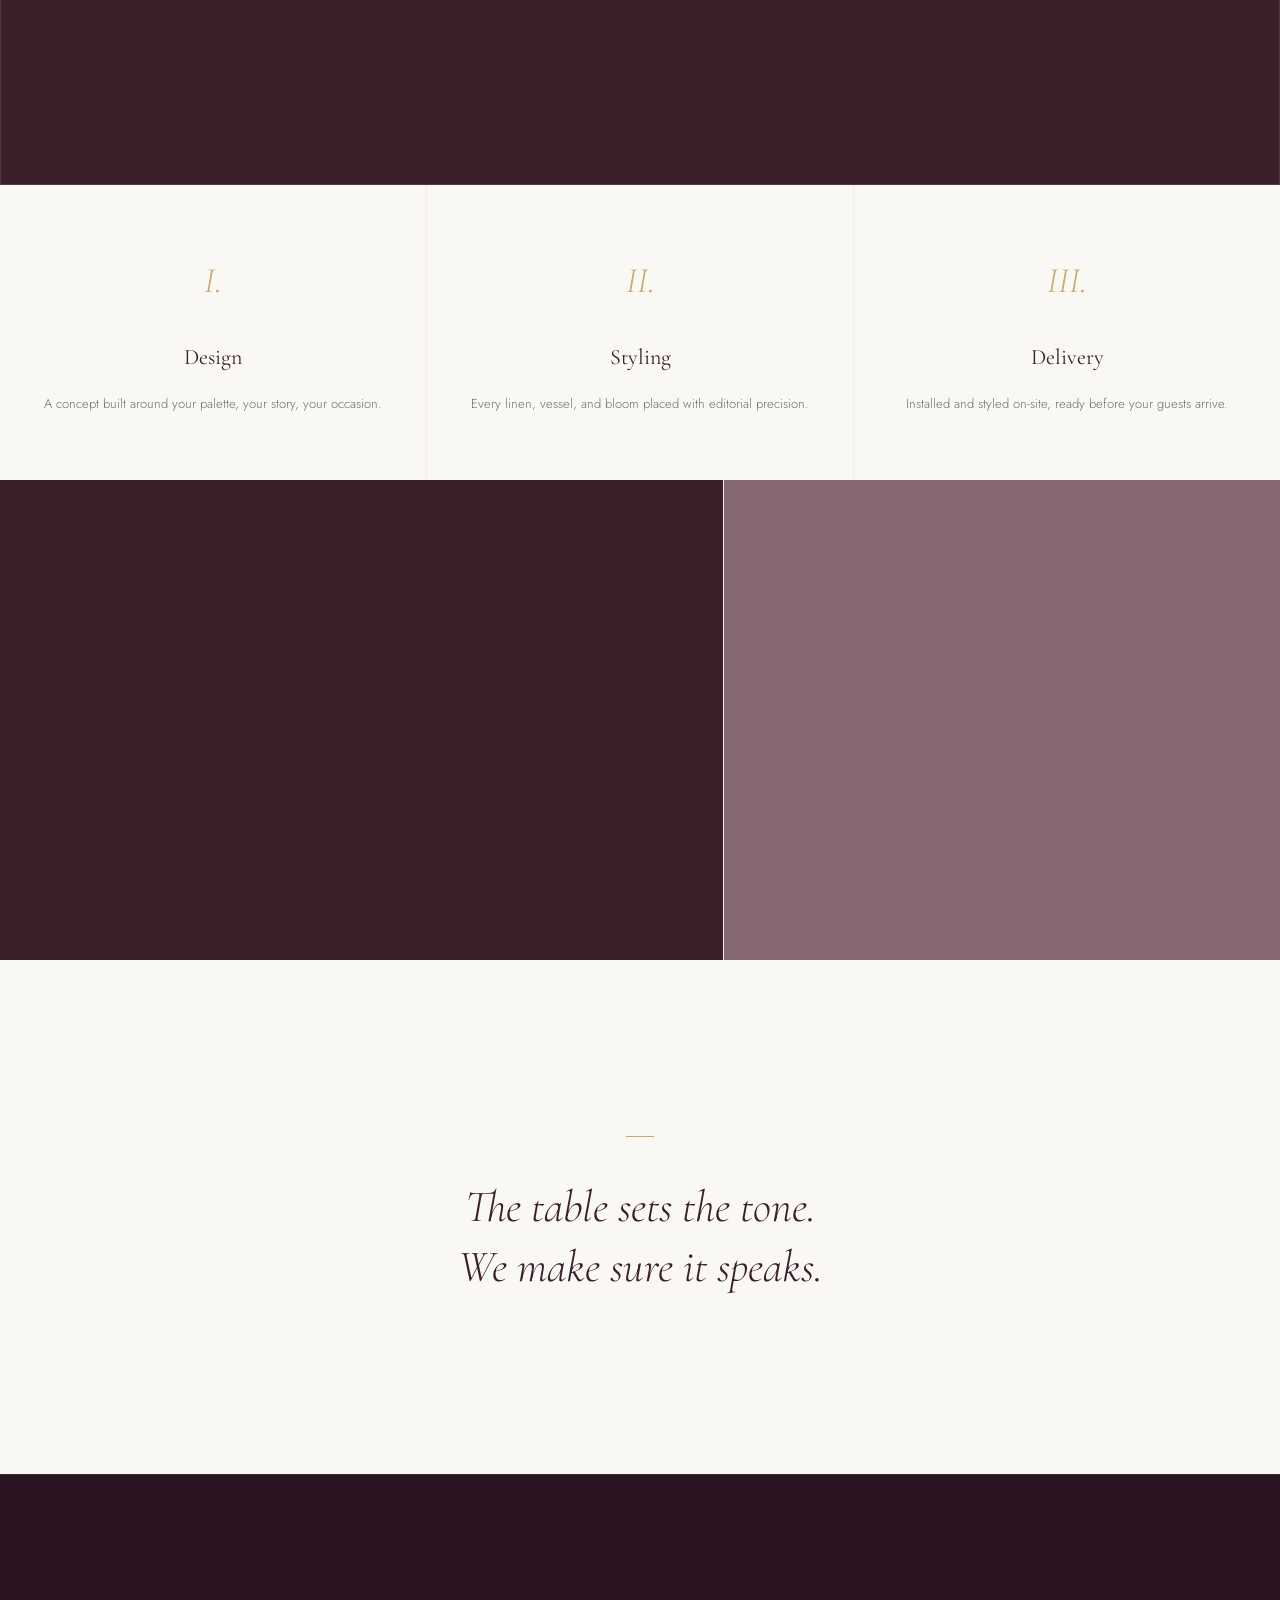
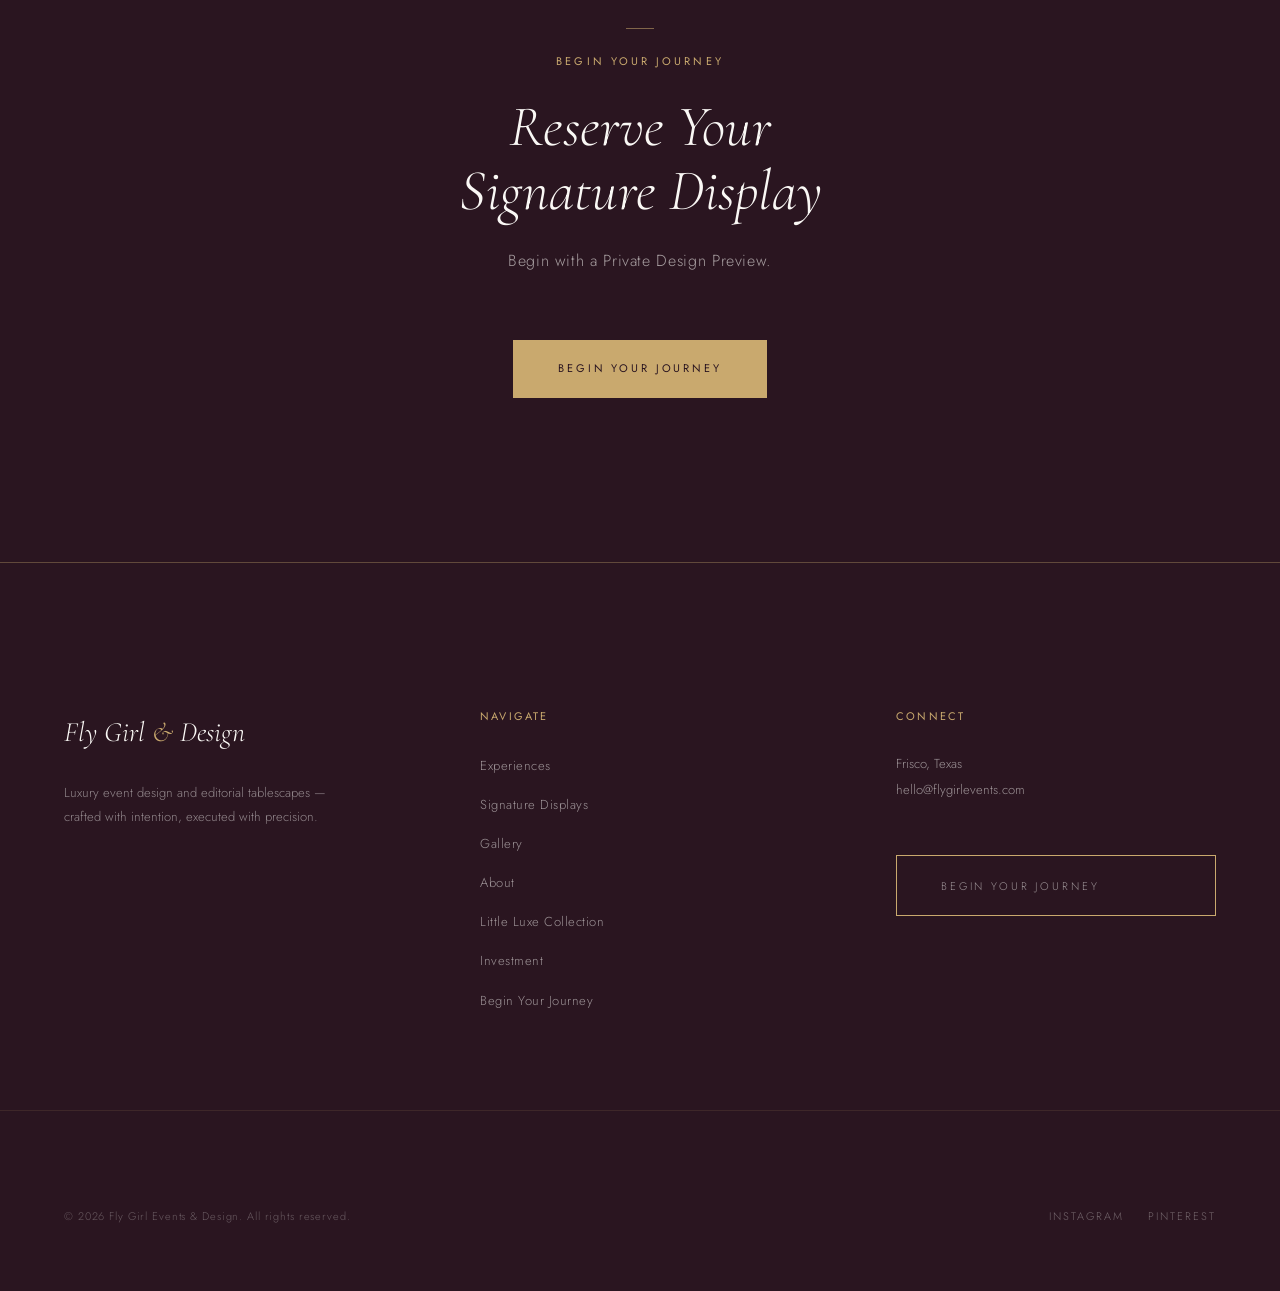
<file: signature-displays.html>
<!DOCTYPE html>
<html lang="en">
<head>
  <meta charset="UTF-8" />
  <meta name="viewport" content="width=device-width, initial-scale=1.0" />
  <title>Signature Displays & Luxury Tablescapes | Fly Girl Events</title>
  <meta name="description" content="The Signature Display™ — editorial tablescape artistry from Fly Girl Events & Design, no event required." />
  <link rel="canonical" href="https://flygirl.events/signature-displays.html" />

  <!-- Open Graph -->
  <meta property="og:type" content="website" />
  <meta property="og:site_name" content="Fly Girl Events & Design" />
  <meta property="og:title" content="Signature Displays & Luxury Tablescapes | Fly Girl Events" />
  <meta property="og:description" content="The Signature Display™ — a curated luxury tablescape experience, designed and styled as a standalone work of art." />
  <meta property="og:url" content="https://flygirl.events/signature-displays.html" />
  <meta property="og:image" content="https://flygirl.events/images/luxury-destination-wedding-ceremony-sunset.jpg" />
  <meta property="og:locale" content="en_US" />

  <!-- Twitter / X -->
  <meta name="twitter:card" content="summary_large_image" />
  <meta name="twitter:title" content="Signature Displays & Luxury Tablescapes | Fly Girl Events" />
  <meta name="twitter:description" content="The Signature Display™ — a curated luxury tablescape experience, designed and styled as a standalone work of art." />
  <meta name="twitter:image" content="https://flygirl.events/images/luxury-destination-wedding-ceremony-sunset.jpg" />

  <!-- Favicons -->
  <link rel="icon" href="/icons/favicon.ico" sizes="any" />
  <link rel="icon" type="image/png" sizes="32x32" href="/icons/favicon-32.png" />
  <link rel="icon" type="image/png" sizes="16x16" href="/icons/favicon-16.png" />
  <link rel="apple-touch-icon" sizes="180x180" href="/icons/apple-touch-icon.png" />
  <link rel="manifest" href="/site.webmanifest" />
  <meta name="theme-color" content="#2A1520" />

  <link rel="preconnect" href="https://fonts.googleapis.com" />
  <link rel="preconnect" href="https://fonts.gstatic.com" crossorigin />
  <link href="https://fonts.googleapis.com/css2?family=Cormorant+Garamond:ital,wght@0,300;0,400;1,300;1,400&family=Jost:wght@300;400&display=swap" rel="stylesheet" />

  <!-- Structured data: Breadcrumb -->
  <script type="application/ld+json">
  {
    "@context": "https://schema.org",
    "@type": "BreadcrumbList",
    "itemListElement": [
      { "@type": "ListItem", "position": 1, "name": "Home", "item": "https://flygirl.events/" },
      { "@type": "ListItem", "position": 2, "name": "Signature Displays", "item": "https://flygirl.events/signature-displays.html" }
    ]
  }
  </script>

  <link rel="stylesheet" href="styles.css" />
  <style>
    /* ── SIGNATURE DISPLAYS-SPECIFIC ──────────────────── */

    .sd-intro {
      padding-block: clamp(5rem, 9vw, 8rem);
      text-align: center;
      background-color: var(--color-cream);
    }

    .sd-intro .eyebrow {
      margin-bottom: var(--space-lg);
    }

    .sd-intro p {
      font-family: var(--font-display);
      font-size: clamp(var(--text-2xl), 3.2vw, var(--text-4xl));
      font-weight: 300;
      font-style: italic;
      color: var(--color-plum);
      line-height: 1.3;
      max-width: 760px;
      margin-inline: auto;
      padding-inline: var(--space-xl);
      margin-bottom: var(--space-xl);
    }

    /* Full bleed image — flat tone standing in for photography */
    .sd-full-image {
      width: 100%;
      aspect-ratio: 21/9;
      background-color: var(--color-plum);
      box-shadow: inset 0 0 0 1px rgba(201, 169, 110, 0.18);
    }

    /* Three-pillar grid */
    .sd-pillars {
      display: grid;
      grid-template-columns: repeat(3, 1fr);
      gap: 1px;
      background-color: var(--color-mist);
    }

    .sd-pillar {
      background-color: var(--color-cream);
      padding: clamp(3rem, 5vw, 4.5rem) var(--space-lg);
      text-align: center;
    }

    .sd-pillar__number {
      font-family: var(--font-display);
      font-style: italic;
      font-size: var(--text-3xl);
      color: var(--color-gold);
      margin-bottom: var(--space-md);
    }

    .sd-pillar h2 {
      font-family: var(--font-display);
      font-size: var(--text-xl);
      font-weight: 400;
      color: var(--color-plum);
      margin-bottom: var(--space-sm);
    }

    .sd-pillar p {
      font-family: var(--font-body);
      font-size: var(--text-sm);
      font-weight: 300;
      color: rgba(44, 44, 44, 0.68);
      line-height: 1.75;
    }

    /* Gallery strip — flat, restrained tones, no gradients */
    .sd-strip {
      display: grid;
      grid-template-columns: 1.3fr 1fr;
      gap: 1px;
      background-color: var(--color-mist);
    }

    .sd-strip__image {
      min-height: 480px;
    }

    .sd-strip__a { background-color: var(--color-plum); }
    .sd-strip__b { background-color: color-mix(in srgb, var(--color-mauve) 55%, var(--color-plum) 45%); }

    @media (max-width: 900px) {
      .sd-pillars { grid-template-columns: 1fr; }
      .sd-strip { grid-template-columns: 1fr; }
      .sd-strip__image { min-height: 340px; }
      .sd-full-image { aspect-ratio: 4/3; }
    }
  </style>
</head>
<body>

  <!-- ── NAVIGATION ──────────────────────────────────────── -->
  <nav class="site-nav site-nav--transparent" role="navigation" aria-label="Main navigation">
    <a href="index.html" class="nav-logo">Fly Girl <span>&amp;</span> Design</a>
    <ul class="nav-links" role="list">
      <li><a href="index.html">Home</a></li>
      <li><a href="experiences.html">Experiences</a></li>
      <li><a href="signature-displays.html">Signature Displays</a></li>
      <li><a href="gallery.html">Gallery</a></li>
      <li><a href="about.html">About</a></li>
      <li><a href="little-luxe-collection.html">Little Luxe</a></li>
      <li><a href="investment.html">Investment</a></li>
    </ul>
    <a href="begin-your-journey.html" class="btn-primary nav-cta">Begin Your Journey</a>
    <button class="nav-toggle" aria-label="Open menu" aria-expanded="false">
      <span></span><span></span><span></span>
    </button>
  </nav>

  <div class="nav-mobile" role="dialog" aria-modal="true" aria-label="Navigation menu">
    <button class="nav-mobile-close" aria-label="Close menu">✕</button>
    <a href="index.html">Home</a>
    <a href="experiences.html">Experiences</a>
    <a href="signature-displays.html">Signature Displays</a>
    <a href="gallery.html">Gallery</a>
    <a href="about.html">About</a>
    <a href="little-luxe-collection.html">Little Luxe</a>
    <a href="investment.html">Investment</a>
    <a href="begin-your-journey.html">Begin Your Journey</a>
  </div>

  <!-- ── PAGE HERO ───────────────────────────────────────── -->
  <main>
  <header class="page-hero">
    <div class="page-hero__image img-placeholder" role="img" aria-label="The Signature Display tablescape"></div>
    <div class="page-hero__overlay"></div>
    <div class="page-hero__content">
      <span class="page-hero__eyebrow">The Signature Display™</span>
      <h1 class="page-hero__title">The Art of the Table</h1>
      <p class="page-hero__subtitle">Editorial tablescape design, no event required.</p>
    </div>
  </header>

  <!-- ── INTRO STATEMENT + FIRST CTA ─────────────────────── -->
  <section class="sd-intro">
    <span class="eyebrow fade-in">The Signature Display™</span>
    <p class="fade-in fade-in--delay-1">A curated tablescape experience — designed, styled, and delivered as a standalone work of art.</p>
    <div class="fade-in fade-in--delay-2">
      <a href="begin-your-journey.html" class="btn-primary">Reserve Your Display</a>
    </div>
  </section>

  <!-- ── FULL BLEED IMAGE ─────────────────────────────────── -->
  <div class="sd-full-image fade-in" role="img" aria-label="Signature Display full tablescape"></div>

  <!-- ── THREE PILLARS ────────────────────────────────────── -->
  <section class="sd-pillars">
    <div class="sd-pillar">
      <div class="sd-pillar__number fade-in">I.</div>
      <h2 class="fade-in fade-in--delay-1">Design</h2>
      <p class="fade-in fade-in--delay-2">A concept built around your palette, your story, your occasion.</p>
    </div>
    <div class="sd-pillar">
      <div class="sd-pillar__number fade-in">II.</div>
      <h2 class="fade-in fade-in--delay-1">Styling</h2>
      <p class="fade-in fade-in--delay-2">Every linen, vessel, and bloom placed with editorial precision.</p>
    </div>
    <div class="sd-pillar">
      <div class="sd-pillar__number fade-in">III.</div>
      <h2 class="fade-in fade-in--delay-1">Delivery</h2>
      <p class="fade-in fade-in--delay-2">Installed and styled on-site, ready before your guests arrive.</p>
    </div>
  </section>

  <!-- ── GALLERY STRIP ────────────────────────────────────── -->
  <div class="sd-strip">
    <div class="sd-strip__image sd-strip__a fade-in" role="img" aria-label="Signature Display detail, florals and candlelight"></div>
    <div class="sd-strip__image sd-strip__b fade-in" role="img" aria-label="Signature Display detail, place setting"></div>
  </div>

  <!-- ── CLOSING STATEMENT ────────────────────────────────── -->
  <section class="intro-statement">
    <div class="intro-statement__mark fade-in"></div>
    <p class="intro-statement__text fade-in fade-in--delay-1">
      The table sets the tone.<br>We make sure it speaks.
    </p>
  </section>

  <!-- ── CLOSING CTA ─────────────────────────────────────── -->
  <section class="closing-cta">
    <div class="closing-cta__content">
      <span class="eyebrow fade-in">Begin Your Journey</span>
      <h2 class="closing-cta__heading fade-in fade-in--delay-1">Reserve Your<br>Signature Display</h2>
      <p class="fade-in fade-in--delay-2">Begin with a Private Design Preview.</p>
      <div class="fade-in fade-in--delay-3">
        <a href="begin-your-journey.html" class="btn-primary btn-primary--light">Begin Your Journey</a>
      </div>
    </div>
  </section>

  </main>

  <!-- ── FOOTER ──────────────────────────────────────────── -->
  <footer class="site-footer" role="contentinfo">
    <div class="footer-inner">
      <div class="footer-brand">
        <span class="footer-logo">Fly Girl <span>&amp;</span> Design</span>
        <p>Luxury event design and editorial tablescapes — crafted with intention, executed with precision.</p>
      </div>
      <div class="footer-nav-col">
        <h4>Navigate</h4>
        <ul>
          <li><a href="experiences.html">Experiences</a></li>
          <li><a href="signature-displays.html">Signature Displays</a></li>
          <li><a href="gallery.html">Gallery</a></li>
          <li><a href="about.html">About</a></li>
          <li><a href="little-luxe-collection.html">Little Luxe Collection</a></li>
          <li><a href="investment.html">Investment</a></li>
          <li><a href="begin-your-journey.html">Begin Your Journey</a></li>
        </ul>
      </div>
      <div class="footer-contact">
        <h4>Connect</h4>
        <p>Frisco, Texas</p>
        <a href="mailto:hello@flygirlevents.com">hello@flygirlevents.com</a>
        <br>
        <a href="begin-your-journey.html" class="btn-secondary" style="margin-top:1.5rem; font-size: 0.6875rem;">Begin Your Journey</a>
      </div>
    </div>
    <div class="footer-bottom">
      <p>&copy; 2026 Fly Girl Events &amp; Design. All rights reserved.</p>
      <div class="footer-social">
        <a href="#" aria-label="Instagram">Instagram</a>
        <a href="#" aria-label="Pinterest">Pinterest</a>
      </div>
    </div>
  </footer>

  <script src="main.js"></script>
</body>
</html>
</file>
<file: styles.css>
/* ============================================================
   FLY GIRL EVENTS & DESIGN — LUXURY DESIGN SYSTEM
   Lead Designer: Senior Front-End Engineer
   Philosophy: Calm. Editorial. Intentional. Confident.
   ============================================================ */

/* -----------------------------------------------------------
   TOKENS
   ----------------------------------------------------------- */
:root {
  /* Color Palette */
  --color-plum:        #3B1F2B;
  --color-plum-deep:   #2A1520;
  --color-gold:        #C9A96E;
  --color-gold-light:  #E2C99A;
  --color-mauve:       #C4A4B0;
  --color-mauve-light: #E8D8DE;
  --color-cream:       #FAF8F5;
  --color-white:       #FFFFFF;
  --color-charcoal:    #2C2C2C;
  --color-mist:        #F2EEE9;

  /* Typography */
  --font-display:  'Cormorant Garamond', 'Garamond', Georgia, serif;
  --font-body:     'Jost', 'Gill Sans', 'Optima', sans-serif;

  /* Type Scale */
  --text-xs:    0.6875rem;   /* 11px — eyebrows, captions */
  --text-sm:    0.8125rem;   /* 13px — nav, utility */
  --text-base:  1rem;        /* 16px — body */
  --text-lg:    1.125rem;    /* 18px */
  --text-xl:    1.375rem;    /* 22px */
  --text-2xl:   1.75rem;     /* 28px */
  --text-3xl:   2.25rem;     /* 36px */
  --text-4xl:   3rem;        /* 48px */
  --text-5xl:   4rem;        /* 64px */
  --text-hero:  5.5rem;      /* 88px */

  /* Spacing */
  --space-xs:   0.5rem;
  --space-sm:   1rem;
  --space-md:   1.5rem;
  --space-lg:   2.5rem;
  --space-xl:   4rem;
  --space-2xl:  6rem;
  --space-3xl:  9rem;
  --space-4xl:  12rem;

  /* Layout */
  --max-width:        1280px;
  --max-width-narrow: 760px;
  --max-width-wide:   1440px;

  /* Motion */
  --ease-luxury:   cubic-bezier(0.25, 0.1, 0.25, 1);
  --ease-fade:     cubic-bezier(0.4, 0, 0.2, 1);
  --duration-slow: 900ms;
  --duration-med:  500ms;
  --duration-fast: 250ms;

  /* Border */
  --border-gold:  1px solid rgba(201, 169, 110, 0.35);
  --border-plum:  1px solid rgba(59, 31, 43, 0.15);
}

/* -----------------------------------------------------------
   RESET & BASE
   ----------------------------------------------------------- */
*, *::before, *::after {
  box-sizing: border-box;
  margin: 0;
  padding: 0;
}

html {
  font-size: 16px;
  scroll-behavior: smooth;
  -webkit-font-smoothing: antialiased;
  -moz-osx-font-smoothing: grayscale;
}

body {
  background-color: var(--color-cream);
  color: var(--color-charcoal);
  font-family: var(--font-body);
  font-size: var(--text-base);
  font-weight: 300;
  line-height: 1.8;
  overflow-x: hidden;
}

img {
  display: block;
  max-width: 100%;
  height: auto;
}

a {
  color: inherit;
  text-decoration: none;
}

/* -----------------------------------------------------------
   TYPOGRAPHY UTILITIES
   ----------------------------------------------------------- */
.eyebrow {
  position: relative;
  display: inline-block;
  margin: 0;
  font-family: var(--font-body);
  font-size: var(--text-xs);
  font-weight: 400;
  letter-spacing: 0.28em;
  text-transform: uppercase;
  color: var(--color-gold);
  padding-top: 1.5rem;
}

.eyebrow::before {
  content: '';
  position: absolute;
  top: 0;
  left: 50%;
  transform: translateX(-50%);
  width: 28px;
  height: 1px;
  background-color: var(--color-gold);
  opacity: 0.55;
}

.eyebrow--left {
  display: block;
}

.eyebrow--left::before {
  left: 0;
  transform: none;
}

.display-heading {
  font-family: var(--font-display);
  font-weight: 300;
  font-style: italic;
  line-height: 1.1;
  color: var(--color-plum);
}

.section-heading {
  font-family: var(--font-display);
  font-size: var(--text-3xl);
  font-weight: 300;
  font-style: italic;
  line-height: 1.15;
  color: var(--color-plum);
}

.body-text {
  font-family: var(--font-body);
  font-size: var(--text-base);
  font-weight: 300;
  line-height: 1.85;
  color: var(--color-charcoal);
  opacity: 0.82;
}

.caption-text {
  font-family: var(--font-body);
  font-size: var(--text-xs);
  font-weight: 400;
  letter-spacing: 0.12em;
  text-transform: uppercase;
  color: var(--color-mauve);
}

/* -----------------------------------------------------------
   LAYOUT UTILITIES
   ----------------------------------------------------------- */
.container {
  max-width: var(--max-width);
  margin-inline: auto;
  padding-inline: var(--space-xl);
}

.container--narrow {
  max-width: var(--max-width-narrow);
  margin-inline: auto;
  padding-inline: var(--space-xl);
}

.container--wide {
  max-width: var(--max-width-wide);
  margin-inline: auto;
  padding-inline: var(--space-xl);
}

.section {
  padding-block: var(--space-3xl);
}

.section--sm {
  padding-block: var(--space-2xl);
}

.section--lg {
  padding-block: var(--space-4xl);
}

.section--cream {
  background-color: var(--color-cream);
}

.section--white {
  background-color: var(--color-white);
}

.section--mist {
  background-color: var(--color-mist);
}

.section--plum {
  background-color: var(--color-plum-deep);
}

.text-center { text-align: center; }
.text-left   { text-align: left;   }

/* -----------------------------------------------------------
   DIVIDER
   ----------------------------------------------------------- */
.divider {
  width: 48px;
  height: 1px;
  background: var(--color-gold);
  margin-inline: auto;
  opacity: 0.6;
}

.divider--left {
  margin-inline: 0;
}

/* -----------------------------------------------------------
   BUTTONS
   A single quiet mechanism — a fill that draws in from the
   left on hover — used across both styles for a considered,
   tactile feel rather than a flat colour swap.
   ----------------------------------------------------------- */

.btn-primary,
.btn-secondary {
  position: relative;
  isolation: isolate;
  overflow: hidden;
  display: inline-block;
  font-family: var(--font-body);
  font-size: var(--text-xs);
  font-weight: 400;
  letter-spacing: 0.26em;
  text-transform: uppercase;
  padding: 1.15rem 2.75rem;
  cursor: pointer;
  transition:
    color        var(--duration-slow) var(--ease-luxury),
    border-color var(--duration-slow) var(--ease-luxury);
}

.btn-primary::before,
.btn-secondary::before {
  content: '';
  position: absolute;
  inset: 0;
  z-index: -1;
  transform: scaleX(0);
  transform-origin: left center;
  transition: transform var(--duration-slow) var(--ease-luxury);
}

/* Primary — dark plum fill */
.btn-primary {
  color: var(--color-cream);
  background-color: var(--color-plum);
  border: 1px solid var(--color-plum);
}

.btn-primary::before {
  background-color: var(--color-gold);
}

.btn-primary:hover {
  color: var(--color-plum-deep);
  border-color: var(--color-gold);
}

.btn-primary:hover::before {
  transform: scaleX(1);
}

/* Secondary — outlined */
.btn-secondary {
  color: var(--color-plum);
  background-color: transparent;
  border: 1px solid var(--color-gold);
}

.btn-secondary::before {
  background-color: var(--color-plum);
}

.btn-secondary:hover {
  color: var(--color-cream);
  border-color: var(--color-plum);
}

.btn-secondary:hover::before {
  transform: scaleX(1);
}

/* Light variants — for use on dark/plum backgrounds */
.btn-primary--light {
  color: var(--color-plum-deep);
  background-color: var(--color-gold);
  border-color: var(--color-gold);
}

.btn-primary--light::before {
  background-color: var(--color-cream);
}

.btn-primary--light:hover {
  color: var(--color-plum-deep);
  border-color: var(--color-cream);
}

.btn-secondary--light {
  color: var(--color-cream);
  border-color: rgba(201, 169, 110, 0.55);
}

.btn-secondary--light::before {
  background-color: var(--color-gold);
}

.btn-secondary--light:hover {
  color: var(--color-plum-deep);
  border-color: var(--color-gold);
}

@media (prefers-reduced-motion: reduce) {
  .btn-primary::before,
  .btn-secondary::before {
    display: none;
  }
  .btn-primary:hover { background-color: var(--color-gold); color: var(--color-plum-deep); }
  .btn-secondary:hover { background-color: var(--color-plum); color: var(--color-cream); }
}

/* -----------------------------------------------------------
   NAVIGATION
   ----------------------------------------------------------- */
.site-nav {
  position: fixed;
  top: 0;
  left: 0;
  right: 0;
  z-index: 1000;
  display: flex;
  align-items: center;
  justify-content: space-between;
  padding: 1.25rem var(--space-xl);
  transition: background-color var(--duration-slow) var(--ease-luxury),
              box-shadow var(--duration-slow) var(--ease-luxury);
}

/* Transparent state — over hero */
.site-nav--transparent {
  background-color: transparent;
}

/* Scrolled state */
.site-nav--scrolled {
  background-color: rgba(42, 21, 32, 0.97);
  box-shadow: 0 1px 0 rgba(201, 169, 110, 0.15);
  backdrop-filter: blur(12px);
  -webkit-backdrop-filter: blur(12px);
}

.nav-logo {
  font-family: var(--font-display);
  font-size: var(--text-xl);
  font-weight: 300;
  font-style: italic;
  color: var(--color-cream);
  letter-spacing: 0.02em;
  white-space: nowrap;
  flex-shrink: 0;
}

.nav-logo span {
  color: var(--color-gold);
}

.nav-links {
  display: flex;
  align-items: center;
  gap: var(--space-lg);
  list-style: none;
}

.nav-links a {
  font-family: var(--font-body);
  font-size: var(--text-xs);
  font-weight: 400;
  letter-spacing: 0.18em;
  text-transform: uppercase;
  color: rgba(250, 248, 245, 0.82);
  transition: color var(--duration-fast) var(--ease-luxury);
  white-space: nowrap;
}

.nav-links a:hover,
.nav-links a.active {
  color: var(--color-gold);
}

.nav-cta {
  flex-shrink: 0;
}

/* Mobile hamburger */
.nav-toggle {
  display: none;
  flex-direction: column;
  gap: 5px;
  cursor: pointer;
  background: none;
  border: none;
  padding: 4px;
}

.nav-toggle span {
  display: block;
  width: 24px;
  height: 1px;
  background-color: var(--color-cream);
  transition: transform var(--duration-med) var(--ease-luxury),
              opacity var(--duration-med) var(--ease-luxury);
}

/* Mobile menu */
.nav-mobile {
  display: none;
  position: fixed;
  inset: 0;
  z-index: 999;
  background-color: var(--color-plum-deep);
  flex-direction: column;
  align-items: center;
  justify-content: center;
  gap: var(--space-lg);
}

.nav-mobile.is-open {
  display: flex;
}

.nav-mobile a {
  font-family: var(--font-display);
  font-size: var(--text-3xl);
  font-style: italic;
  font-weight: 300;
  color: var(--color-cream);
  letter-spacing: 0.04em;
  transition: color var(--duration-fast) var(--ease-luxury);
}

.nav-mobile a:hover {
  color: var(--color-gold);
}

.nav-mobile-close {
  position: absolute;
  top: 1.5rem;
  right: var(--space-xl);
  background: none;
  border: none;
  color: var(--color-cream);
  font-size: 1.5rem;
  cursor: pointer;
  line-height: 1;
}

/* -----------------------------------------------------------
   FOOTER
   ----------------------------------------------------------- */
.site-footer {
  background-color: var(--color-plum-deep);
  padding-block: var(--space-3xl) var(--space-xl);
  border-top: var(--border-gold);
}

.footer-inner {
  max-width: var(--max-width);
  margin-inline: auto;
  padding-inline: var(--space-xl);
  display: grid;
  grid-template-columns: 1fr 1fr 1fr;
  gap: var(--space-2xl);
  align-items: start;
}

.footer-brand .footer-logo {
  font-family: var(--font-display);
  font-size: var(--text-2xl);
  font-weight: 300;
  font-style: italic;
  color: var(--color-cream);
  margin-bottom: var(--space-md);
  display: block;
}

.footer-brand .footer-logo span {
  color: var(--color-gold);
}

.footer-brand p {
  font-family: var(--font-body);
  font-size: var(--text-sm);
  font-weight: 300;
  color: rgba(250, 248, 245, 0.5);
  line-height: 1.8;
  max-width: 280px;
}

.footer-nav-col h4 {
  font-family: var(--font-body);
  font-size: var(--text-xs);
  font-weight: 400;
  letter-spacing: 0.2em;
  text-transform: uppercase;
  color: var(--color-gold);
  margin-bottom: var(--space-md);
}

.footer-nav-col ul {
  list-style: none;
  display: flex;
  flex-direction: column;
  gap: 0.65rem;
}

.footer-nav-col ul a {
  font-family: var(--font-body);
  font-size: var(--text-sm);
  font-weight: 300;
  color: rgba(250, 248, 245, 0.55);
  letter-spacing: 0.04em;
  transition: color var(--duration-fast) var(--ease-luxury);
}

.footer-nav-col ul a:hover {
  color: var(--color-gold);
}

.footer-contact h4 {
  font-family: var(--font-body);
  font-size: var(--text-xs);
  font-weight: 400;
  letter-spacing: 0.2em;
  text-transform: uppercase;
  color: var(--color-gold);
  margin-bottom: var(--space-md);
}

.footer-contact p,
.footer-contact a {
  font-family: var(--font-body);
  font-size: var(--text-sm);
  font-weight: 300;
  color: rgba(250, 248, 245, 0.55);
  line-height: 2;
  display: block;
  transition: color var(--duration-fast) var(--ease-luxury);
}

.footer-contact a:hover {
  color: var(--color-gold);
}

.footer-bottom {
  max-width: var(--max-width);
  margin-inline: auto;
  padding-inline: var(--space-xl);
  padding-top: var(--space-2xl);
  margin-top: var(--space-2xl);
  border-top: 1px solid rgba(201, 169, 110, 0.12);
  display: flex;
  align-items: center;
  justify-content: space-between;
  gap: var(--space-sm);
}

.footer-bottom p {
  font-family: var(--font-body);
  font-size: var(--text-xs);
  font-weight: 300;
  color: rgba(250, 248, 245, 0.3);
  letter-spacing: 0.08em;
}

.footer-social {
  display: flex;
  gap: var(--space-md);
}

.footer-social a {
  font-family: var(--font-body);
  font-size: var(--text-xs);
  letter-spacing: 0.18em;
  text-transform: uppercase;
  color: rgba(250, 248, 245, 0.35);
  transition: color var(--duration-fast) var(--ease-luxury);
}

.footer-social a:hover {
  color: var(--color-gold);
}

/* -----------------------------------------------------------
   PAGE HERO (shared)
   ----------------------------------------------------------- */
.page-hero {
  position: relative;
  height: 70vh;
  min-height: 520px;
  display: flex;
  align-items: flex-end;
  overflow: hidden;
}

.page-hero__image {
  position: absolute;
  inset: 0;
  width: 100%;
  height: 100%;
  object-fit: cover;
  object-position: center;
}

.page-hero__overlay {
  position: absolute;
  inset: 0;
  background: linear-gradient(
    to top,
    rgba(42, 21, 32, 0.72) 0%,
    rgba(42, 21, 32, 0.28) 50%,
    transparent 100%
  );
}

.page-hero__content {
  position: relative;
  z-index: 2;
  padding: var(--space-3xl) var(--space-xl);
  max-width: var(--max-width);
  margin-inline: auto;
  width: 100%;
}

.page-hero__eyebrow {
  position: relative;
  display: inline-block;
  color: var(--color-gold);
  font-family: var(--font-body);
  font-size: var(--text-xs);
  font-weight: 400;
  letter-spacing: 0.28em;
  text-transform: uppercase;
  padding-top: 1.75rem;
  margin-bottom: var(--space-sm);
}

.page-hero__eyebrow::before {
  content: '';
  position: absolute;
  top: 0;
  left: 50%;
  transform: translateX(-50%);
  width: 28px;
  height: 1px;
  background-color: var(--color-gold);
  opacity: 0.7;
}

.page-hero__title {
  font-family: var(--font-display);
  font-size: clamp(var(--text-4xl), 6vw, var(--text-hero));
  font-weight: 300;
  font-style: italic;
  color: var(--color-cream);
  line-height: 1.05;
  max-width: 760px;
}

.page-hero__subtitle {
  font-family: var(--font-body);
  font-size: var(--text-lg);
  font-weight: 300;
  color: rgba(250, 248, 245, 0.72);
  margin-top: var(--space-sm);
  max-width: 480px;
  letter-spacing: 0.02em;
}

/* -----------------------------------------------------------
   EDITORIAL IMAGE BLOCKS (shared)
   ----------------------------------------------------------- */
.editorial-image {
  width: 100%;
  aspect-ratio: 16/9;
  object-fit: cover;
  display: block;
}

.editorial-image--portrait {
  aspect-ratio: 3/4;
}

.editorial-image--square {
  aspect-ratio: 1/1;
}

.editorial-image--wide {
  aspect-ratio: 21/9;
}

/* Placeholder image blocks — a quiet held tone standing in for
   photography, framed with a hairline rather than an icon. */
.img-placeholder {
  background-color: var(--color-plum);
  box-shadow: inset 0 0 0 1px rgba(201, 169, 110, 0.18);
  width: 100%;
}

/* -----------------------------------------------------------
   PULL QUOTE / INTRO STATEMENT (shared)
   A single editorial line, given room to breathe.
   ----------------------------------------------------------- */
.intro-statement {
  padding-block: clamp(6rem, 14vw, 11rem);
  text-align: center;
  background-color: var(--color-cream);
}

.intro-statement__mark {
  width: 28px;
  height: 1px;
  background-color: var(--color-gold);
  opacity: 0.55;
  margin-inline: auto;
  margin-bottom: var(--space-lg);
}

.intro-statement__text {
  font-family: var(--font-display);
  font-size: clamp(var(--text-2xl), 3.5vw, var(--text-4xl));
  font-weight: 300;
  font-style: italic;
  color: var(--color-plum);
  line-height: 1.35;
  max-width: 780px;
  margin-inline: auto;
  padding-inline: var(--space-xl);
}

/* -----------------------------------------------------------
   CLOSING CTA (shared)
   Flat, deep, unadorned — no gradient, just held colour and
   a single hairline to mark the edge.
   ----------------------------------------------------------- */
.closing-cta {
  position: relative;
  padding-block: clamp(7rem, 12vw, 10rem);
  text-align: center;
  overflow: hidden;
  background-color: var(--color-plum-deep);
  border-top: 1px solid rgba(201, 169, 110, 0.18);
}

.closing-cta__bg {
  display: none;
}

.closing-cta__content {
  position: relative;
  z-index: 2;
  padding-inline: var(--space-xl);
}

.closing-cta .eyebrow {
  margin-bottom: var(--space-md);
}

.closing-cta__heading {
  font-family: var(--font-display);
  font-size: clamp(var(--text-3xl), 4.5vw, var(--text-5xl));
  font-weight: 300;
  font-style: italic;
  color: var(--color-cream);
  line-height: 1.1;
  max-width: 680px;
  margin-inline: auto;
  margin-bottom: var(--space-md);
}

.closing-cta__content p {
  font-family: var(--font-body);
  font-size: var(--text-base);
  font-weight: 300;
  color: rgba(250, 248, 245, 0.6);
  margin-bottom: var(--space-xl);
  letter-spacing: 0.04em;
}

/* -----------------------------------------------------------
   SCROLL ANIMATIONS
   ----------------------------------------------------------- */
.fade-in {
  opacity: 0;
  transform: translateY(28px);
  transition:
    opacity  var(--duration-slow) var(--ease-fade),
    transform var(--duration-slow) var(--ease-fade);
}

.fade-in.is-visible {
  opacity: 1;
  transform: translateY(0);
}

.fade-in--delay-1 { transition-delay: 120ms; }
.fade-in--delay-2 { transition-delay: 240ms; }
.fade-in--delay-3 { transition-delay: 360ms; }

@media (prefers-reduced-motion: reduce) {
  .fade-in {
    opacity: 1;
    transform: none;
    transition: none;
  }
}

/* -----------------------------------------------------------
   RESPONSIVE
   ----------------------------------------------------------- */
@media (max-width: 1024px) {
  :root {
    --space-xl:  2.5rem;
    --space-2xl: 4rem;
    --space-3xl: 6rem;
    --space-4xl: 8rem;
  }

  .footer-inner {
    grid-template-columns: 1fr 1fr;
    gap: var(--space-xl);
  }

  .footer-brand {
    grid-column: 1 / -1;
  }
}

@media (max-width: 768px) {
  :root {
    --space-xl:  1.5rem;
    --space-2xl: 3rem;
    --space-3xl: 4.5rem;
    --space-4xl: 6rem;
  }

  .nav-links,
  .nav-cta {
    display: none;
  }

  .nav-toggle {
    display: flex;
  }

  .site-nav {
    padding: 1.25rem var(--space-xl);
  }

  .page-hero {
    height: 80vh;
    min-height: 480px;
  }

  .page-hero__content {
    padding: var(--space-2xl) var(--space-xl);
  }

  .footer-inner {
    grid-template-columns: 1fr;
    gap: var(--space-xl);
  }

  .footer-bottom {
    flex-direction: column;
    align-items: flex-start;
    gap: var(--space-sm);
  }

  .container,
  .container--narrow,
  .container--wide {
    padding-inline: var(--space-xl);
  }
}
</file>
